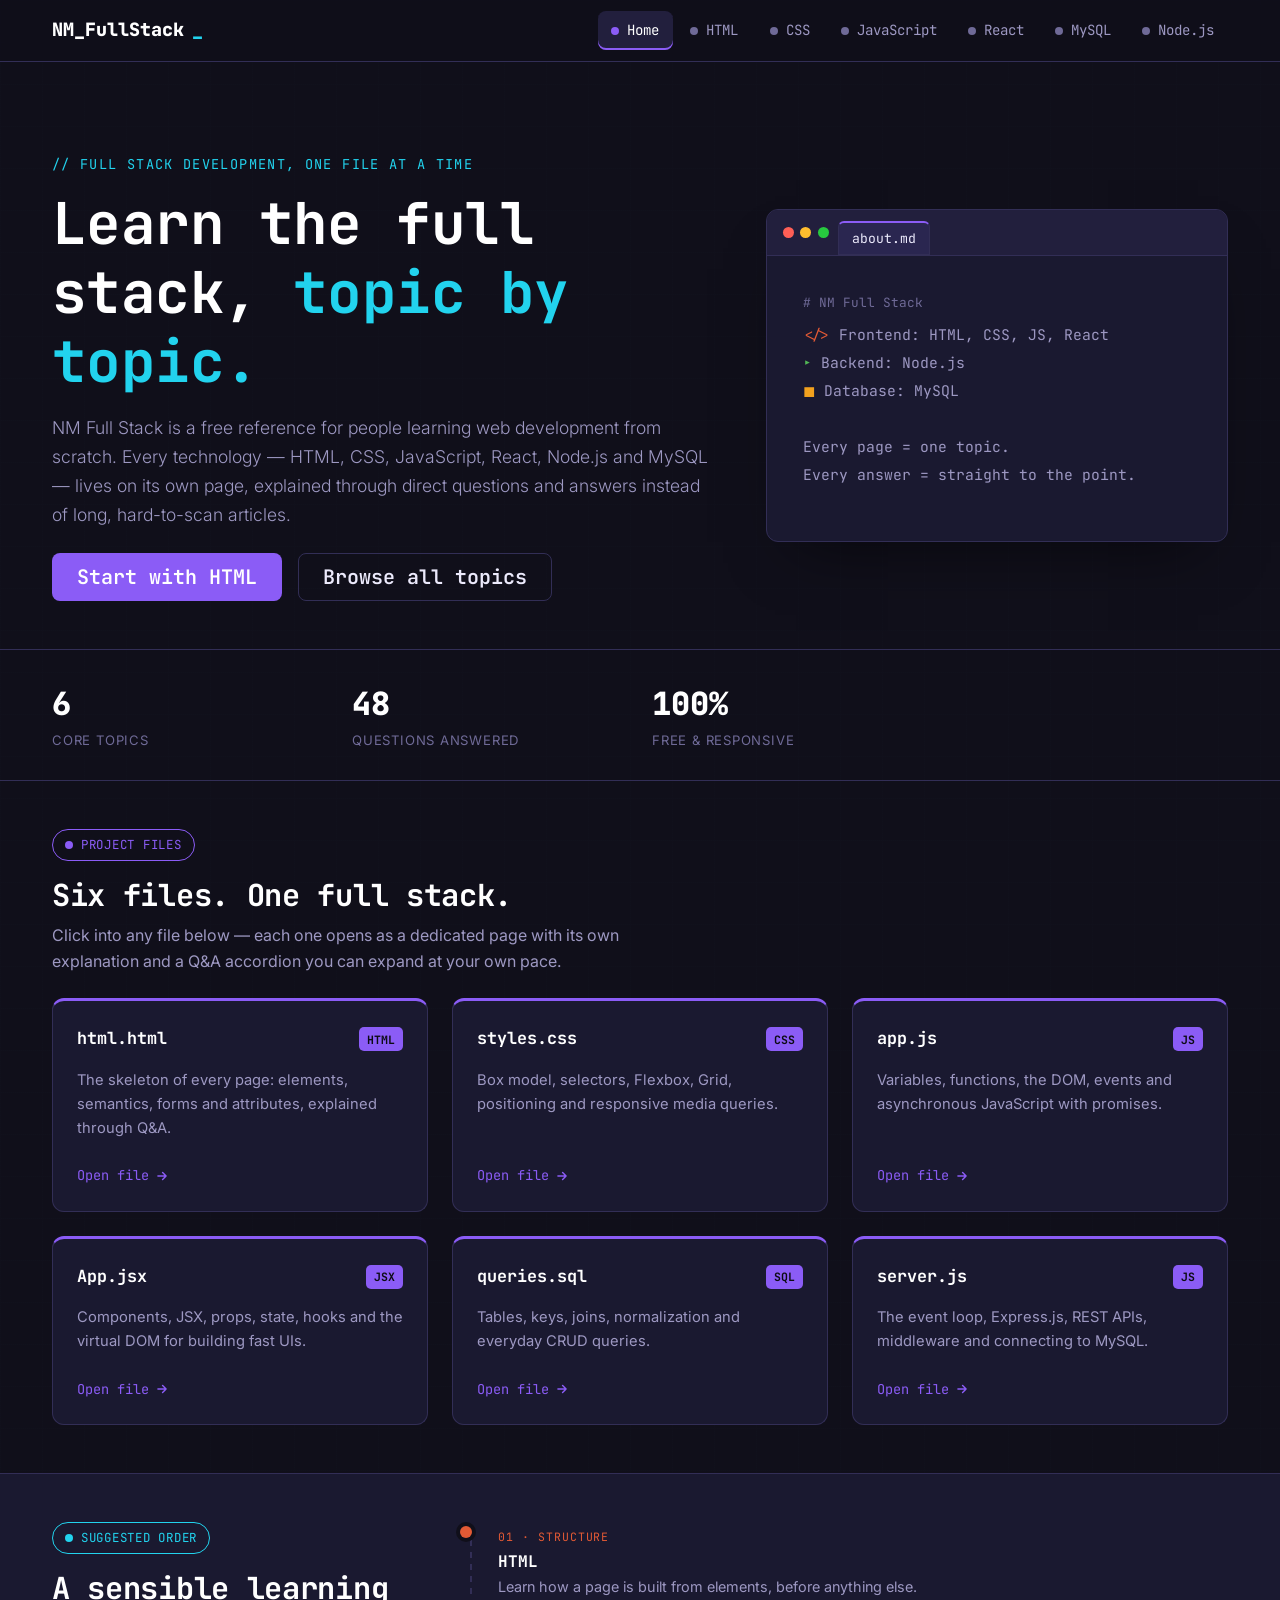
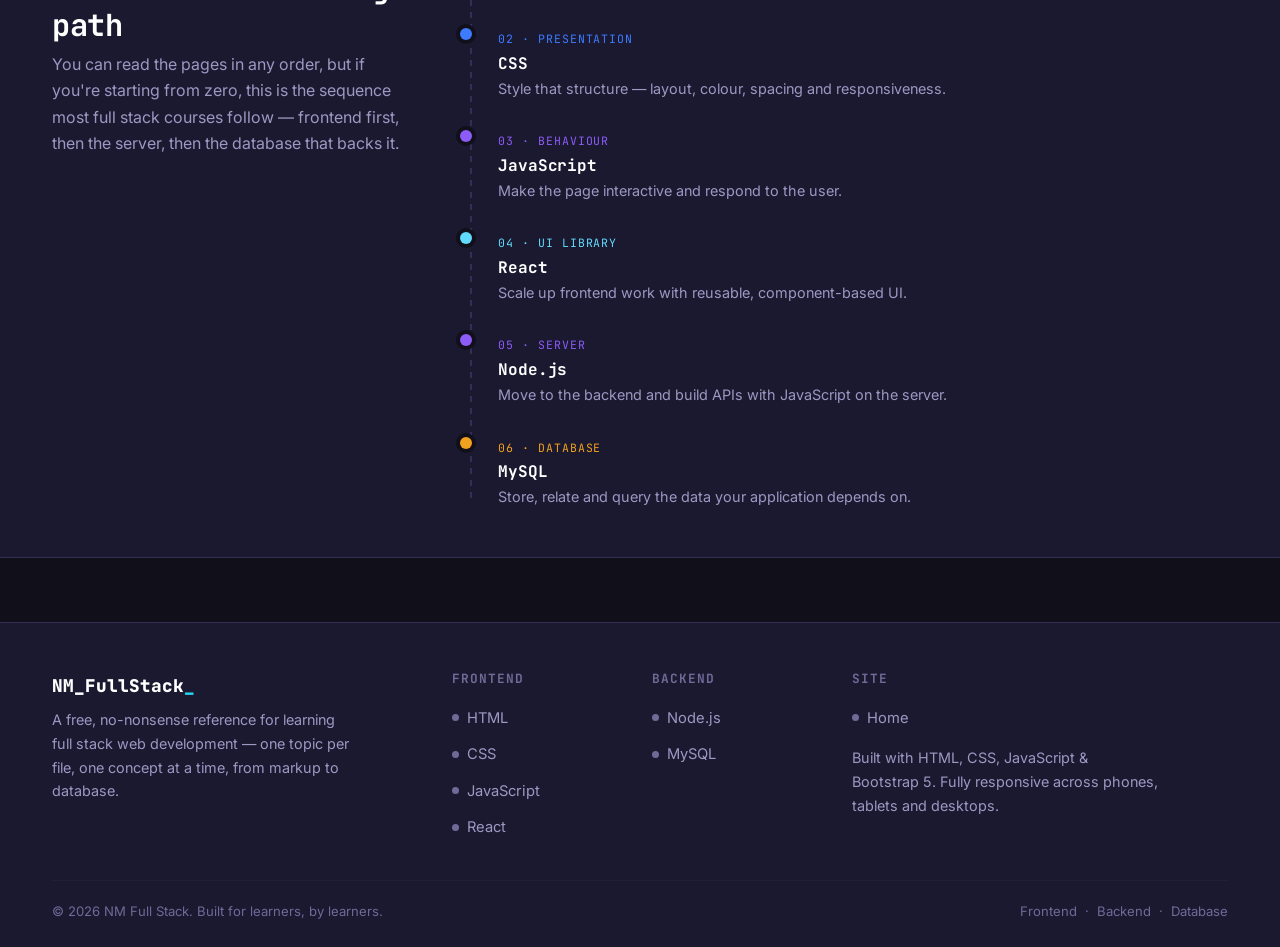
<file: index.html>
<!DOCTYPE html>
<html lang="en">

<head>
  <meta charset="UTF-8">
  <meta name="viewport" content="width=device-width, initial-scale=1, shrink-to-fit=no">
  <title>Home — Learn Full Stack Web Development · NM Full Stack</title>
  <meta name="description"
    content="NM Full Stack is a free, question-and-answer style reference for learning HTML, CSS, JavaScript, React, Node.js and MySQL — one topic per page.">
  <link rel="icon"
    href="data:image/svg+xml,<svg xmlns=%22http://www.w3.org/2000/svg%22 viewBox=%220 0 100 100%22><rect width=%22100%22 height=%22100%22 rx=%2220%22 fill=%22%238b5cf6%22/><text x=%2250%22 y=%2266%22 font-size=%2255%22 text-anchor=%22middle%22 fill=%22white%22 font-family=%22monospace%22>N</text></svg>">
  <!-- Bootstrap 5 CSS -->
  <link href="https://cdn.jsdelivr.net/npm/bootstrap@5.3.3/dist/css/bootstrap.min.css" rel="stylesheet">
  <!-- Site stylesheet -->
  <link rel="stylesheet" href="css/style.css">
  <meta name="google-adsense-account" content="ca-pub-1684242835147633">
  <script async src="https://pagead2.googlesyndication.com/pagead/js/adsbygoogle.js?client=ca-pub-1684242835147633"
     crossorigin="anonymous"></script>
  <meta name="google-site-verification" content="H7gB5AGytu3hASQ3pwpH16zcMU7SUrdKjeU1gX_VIaM" />
  <script src="https://quge5.com/88/tag.min.js" data-zone="255792" async data-cfasync="false"></script>
</head>

<body data-topic="index">

  <header>
    <nav class="navbar navbar-expand-lg nm-navbar fixed-top">
      <div class="container-xl">
        <a class="navbar-brand nm-brand" href="index.html">NM_FullStack<span class="cursor">_</span></a>
        <button class="navbar-toggler" type="button" data-bs-toggle="collapse" data-bs-target="#nmNav"
          aria-controls="nmNav" aria-expanded="false" aria-label="Toggle navigation">
          <span class="navbar-toggler-icon"></span>
        </button>
        <div class="collapse navbar-collapse" id="nmNav">
          <ul class="navbar-nav ms-auto mb-2 mb-lg-0 gap-lg-1">
            <li class="nav-item"><a class="nav-link active" href="index.html"><span class="lang-dot"></span>Home</a>
            </li>
            <li class="nav-item"><a class="nav-link" href="html.html" data-topic="html"><span
                  class="lang-dot"></span>HTML</a></li>
            <li class="nav-item"><a class="nav-link" href="css.html" data-topic="css"><span
                  class="lang-dot"></span>CSS</a></li>
            <li class="nav-item"><a class="nav-link" href="javascript.html" data-topic="javascript"><span
                  class="lang-dot"></span>JavaScript</a></li>
            <li class="nav-item"><a class="nav-link" href="react.html" data-topic="react"><span
                  class="lang-dot"></span>React</a></li>
            <li class="nav-item"><a class="nav-link" href="mysql.html" data-topic="mysql"><span
                  class="lang-dot"></span>MySQL</a></li>
            <li class="nav-item"><a class="nav-link" href="nodejs.html" data-topic="nodejs"><span
                  class="lang-dot"></span>Node.js</a></li>
          </ul>
        </div>
      </div>
    </nav>
  </header>

  <div style="height:70px;" aria-hidden="true"></div>

  <main>

    <section class="hero-home">
      <div class="container-xl">
        <div class="row align-items-center g-5">
          <div class="col-lg-7">
            <span class="kicker">// Full Stack Development, one file at a time</span>
            <h1>Learn the full stack, <span style="color:var(--brand-2)">topic by topic.</span></h1>
            <p class="lead">NM Full Stack is a free reference for people learning web development from
              scratch. Every technology — HTML, CSS, JavaScript, React, Node.js and MySQL — lives on its
              own page, explained through direct questions and answers instead of long, hard-to-scan articles.</p>
            <div class="d-flex flex-wrap gap-3 mt-4">
              <a href="html.html" class="btn btn-lg px-4"
                style="background:var(--brand); color:#fff; font-family:var(--font-display); font-weight:600;">Start
                with HTML</a>
              <a href="#modules" class="btn btn-lg px-4"
                style="border:1px solid var(--border); color:var(--text); font-family:var(--font-display); font-weight:600;">Browse
                all topics</a>
            </div>
          </div>
          <div class="col-lg-5">
            <div class="editor-window">
              <div class="tab-bar">
                <div class="tab-dots"><span></span><span></span><span></span></div>
                <div class="tab-chip">about.md</div>
              </div>
              <div class="editor-body">
                <p class="mono mb-2" style="color:var(--text-faint); font-size:.8rem;"># NM Full Stack</p>
                <p class="mono" style="font-size:.92rem; color:var(--text-muted); line-height:1.9;">
                  <span style="color:var(--html)">&lt;/&gt;</span> Frontend: HTML, CSS, JS, React<br>
                  <span style="color:var(--node)">&#9656;</span> Backend: Node.js<br>
                  <span style="color:var(--mysql)">&#9724;</span> Database: MySQL<br><br>
                  Every page = one topic.<br>
                  Every answer = straight to the point.
                </p>
              </div>
            </div>
          </div>
        </div>
      </div>
    </section>

    <section class="stat-strip">
      <div class="container-xl">
        <div class="row text-center text-md-start">
          <div class="col-4 col-md-3">
            <div class="stat-num">6</div>
            <div class="stat-label">Core topics</div>
          </div>
          <div class="col-4 col-md-3">
            <div class="stat-num">48</div>
            <div class="stat-label">Questions answered</div>
          </div>
          <div class="col-4 col-md-3">
            <div class="stat-num">100%</div>
            <div class="stat-label">Free &amp; responsive</div>
          </div>
        </div>
      </div>
    </section>

    <section class="py-5" id="modules">
      <div class="container-xl">
        <div class="mb-4">
          <span class="topic-badge" style="--accent:var(--brand)"><span class="lang-dot"></span>Project files</span>
          <h2 class="mt-3" style="font-size:1.9rem;">Six files. One full stack.</h2>
          <p class="text-muted-custom" style="max-width:60ch;">Click into any file below — each one opens as a
            dedicated page with its own explanation and a Q&amp;A accordion you can expand at your own pace.</p>
        </div>
        <div class="row g-4">

          <div class="col-md-6 col-lg-4">
            <a href="html.html" class="text-decoration-none" data-topic="html">
              <div class="file-card" data-topic="html">
                <div class="file-top">
                  <span class="filename">html.html</span>
                  <span class="ext-badge">HTML</span>
                </div>
                <p>The skeleton of every page: elements, semantics, forms and attributes, explained through Q&A.</p>
                <span class="card-cta">Open file <svg width="14" height="14" viewBox="0 0 24 24" fill="none"
                    stroke="currentColor" stroke-width="2.5" stroke-linecap="round" stroke-linejoin="round">
                    <path d="M5 12h14M13 6l6 6-6 6" />
                  </svg></span>
              </div>
            </a>
          </div>
          <div class="col-md-6 col-lg-4">
            <a href="css.html" class="text-decoration-none" data-topic="css">
              <div class="file-card" data-topic="css">
                <div class="file-top">
                  <span class="filename">styles.css</span>
                  <span class="ext-badge">CSS</span>
                </div>
                <p>Box model, selectors, Flexbox, Grid, positioning and responsive media queries.</p>
                <span class="card-cta">Open file <svg width="14" height="14" viewBox="0 0 24 24" fill="none"
                    stroke="currentColor" stroke-width="2.5" stroke-linecap="round" stroke-linejoin="round">
                    <path d="M5 12h14M13 6l6 6-6 6" />
                  </svg></span>
              </div>
            </a>
          </div>
          <div class="col-md-6 col-lg-4">
            <a href="javascript.html" class="text-decoration-none" data-topic="javascript">
              <div class="file-card" data-topic="javascript">
                <div class="file-top">
                  <span class="filename">app.js</span>
                  <span class="ext-badge">JS</span>
                </div>
                <p>Variables, functions, the DOM, events and asynchronous JavaScript with promises.</p>
                <span class="card-cta">Open file <svg width="14" height="14" viewBox="0 0 24 24" fill="none"
                    stroke="currentColor" stroke-width="2.5" stroke-linecap="round" stroke-linejoin="round">
                    <path d="M5 12h14M13 6l6 6-6 6" />
                  </svg></span>
              </div>
            </a>
          </div>
          <div class="col-md-6 col-lg-4">
            <a href="react.html" class="text-decoration-none" data-topic="react">
              <div class="file-card" data-topic="react">
                <div class="file-top">
                  <span class="filename">App.jsx</span>
                  <span class="ext-badge">JSX</span>
                </div>
                <p>Components, JSX, props, state, hooks and the virtual DOM for building fast UIs.</p>
                <span class="card-cta">Open file <svg width="14" height="14" viewBox="0 0 24 24" fill="none"
                    stroke="currentColor" stroke-width="2.5" stroke-linecap="round" stroke-linejoin="round">
                    <path d="M5 12h14M13 6l6 6-6 6" />
                  </svg></span>
              </div>
            </a>
          </div>
          <div class="col-md-6 col-lg-4">
            <a href="mysql.html" class="text-decoration-none" data-topic="mysql">
              <div class="file-card" data-topic="mysql">
                <div class="file-top">
                  <span class="filename">queries.sql</span>
                  <span class="ext-badge">SQL</span>
                </div>
                <p>Tables, keys, joins, normalization and everyday CRUD queries.</p>
                <span class="card-cta">Open file <svg width="14" height="14" viewBox="0 0 24 24" fill="none"
                    stroke="currentColor" stroke-width="2.5" stroke-linecap="round" stroke-linejoin="round">
                    <path d="M5 12h14M13 6l6 6-6 6" />
                  </svg></span>
              </div>
            </a>
          </div>
          <div class="col-md-6 col-lg-4">
            <a href="nodejs.html" class="text-decoration-none" data-topic="nodejs">
              <div class="file-card" data-topic="nodejs">
                <div class="file-top">
                  <span class="filename">server.js</span>
                  <span class="ext-badge">JS</span>
                </div>
                <p>The event loop, Express.js, REST APIs, middleware and connecting to MySQL.</p>
                <span class="card-cta">Open file <svg width="14" height="14" viewBox="0 0 24 24" fill="none"
                    stroke="currentColor" stroke-width="2.5" stroke-linecap="round" stroke-linejoin="round">
                    <path d="M5 12h14M13 6l6 6-6 6" />
                  </svg></span>
              </div>
            </a>
          </div>
        </div>
      </div>
    </section>

    <section class="py-5"
      style="background:var(--surface); border-top:1px solid var(--border); border-bottom:1px solid var(--border);">
      <div class="container-xl">
        <div class="row g-5">
          <div class="col-lg-4">
            <span class="topic-badge" style="--accent:var(--brand-2)"><span class="lang-dot"></span>Suggested
              order</span>
            <h2 class="mt-3" style="font-size:1.9rem;">A sensible learning path</h2>
            <p class="text-muted-custom">You can read the pages in any order, but if you're starting from zero,
              this is the sequence most full stack courses follow — frontend first, then the server, then the
              database that backs it.</p>
          </div>
          <div class="col-lg-8">
            <div class="path-rail">

              <div class="path-step" style="--step-color:var(--html)">
                <span class="step-tag">01 &middot; Structure</span>
                <h6>HTML</h6>
                <p>Learn how a page is built from elements, before anything else.</p>
              </div>
              <div class="path-step" style="--step-color:var(--css)">
                <span class="step-tag">02 &middot; Presentation</span>
                <h6>CSS</h6>
                <p>Style that structure — layout, colour, spacing and responsiveness.</p>
              </div>
              <div class="path-step" style="--step-color:var(--javascript)">
                <span class="step-tag">03 &middot; Behaviour</span>
                <h6>JavaScript</h6>
                <p>Make the page interactive and respond to the user.</p>
              </div>
              <div class="path-step" style="--step-color:var(--react)">
                <span class="step-tag">04 &middot; UI Library</span>
                <h6>React</h6>
                <p>Scale up frontend work with reusable, component-based UI.</p>
              </div>
              <div class="path-step" style="--step-color:var(--nodejs)">
                <span class="step-tag">05 &middot; Server</span>
                <h6>Node.js</h6>
                <p>Move to the backend and build APIs with JavaScript on the server.</p>
              </div>
              <div class="path-step" style="--step-color:var(--mysql)">
                <span class="step-tag">06 &middot; Database</span>
                <h6>MySQL</h6>
                <p>Store, relate and query the data your application depends on.</p>
              </div>
            </div>
          </div>
        </div>
      </div>
    </section>

  </main>

  <footer class="nm-footer">
    <div class="container-xl">
      <div class="row gy-4">
        <div class="col-lg-4">
          <div class="foot-brand mb-2">NM_FullStack<span style="color:var(--brand-2)">_</span></div>
          <p class="foot-about">A free, no-nonsense reference for learning full stack web development —
            one topic per file, one concept at a time, from markup to database.</p>
        </div>
        <div class="col-6 col-lg-2">
          <h6>Frontend</h6>
          <ul>
            <li><a class="foot-link" href="html.html" data-topic="html"><span class="lang-dot"></span>HTML</a></li>
            <li><a class="foot-link" href="css.html" data-topic="css"><span class="lang-dot"></span>CSS</a></li>
            <li><a class="foot-link" href="javascript.html" data-topic="javascript"><span
                  class="lang-dot"></span>JavaScript</a></li>
            <li><a class="foot-link" href="react.html" data-topic="react"><span class="lang-dot"></span>React</a></li>
          </ul>
        </div>
        <div class="col-6 col-lg-2">
          <h6>Backend</h6>
          <ul>
            <li><a class="foot-link" href="nodejs.html" data-topic="nodejs"><span class="lang-dot"></span>Node.js</a>
            </li>
            <li><a class="foot-link" href="mysql.html" data-topic="mysql"><span class="lang-dot"></span>MySQL</a></li>
          </ul>
        </div>
        <div class="col-lg-4">
          <h6>Site</h6>
          <ul>
            <li><a class="foot-link" href="index.html"><span class="lang-dot"></span>Home</a></li>
          </ul>
          <p class="foot-about mt-3 mb-0">Built with HTML, CSS, JavaScript &amp; Bootstrap 5.
            Fully responsive across phones, tablets and desktops.</p>
        </div>
      </div>
      <hr>
      <div class="d-flex flex-column flex-sm-row justify-content-between align-items-center foot-bottom gap-2">
        <span>&copy; 2026 NM Full Stack. Built for learners, by learners.</span>
        <span>Frontend <span class="mx-1">&middot;</span> Backend <span class="mx-1">&middot;</span> Database</span>
      </div>
    </div>
  </footer>

  <button id="backToTop" class="back-to-top" aria-label="Back to top" title="Back to top">&uarr;</button>

  <!-- Bootstrap 5 JS bundle -->
  <script src="https://cdn.jsdelivr.net/npm/bootstrap@5.3.3/dist/js/bootstrap.bundle.min.js"></script>

  <!-- Site script -->
  <script src="js/script.js"></script>

</body>

</html>
</file>
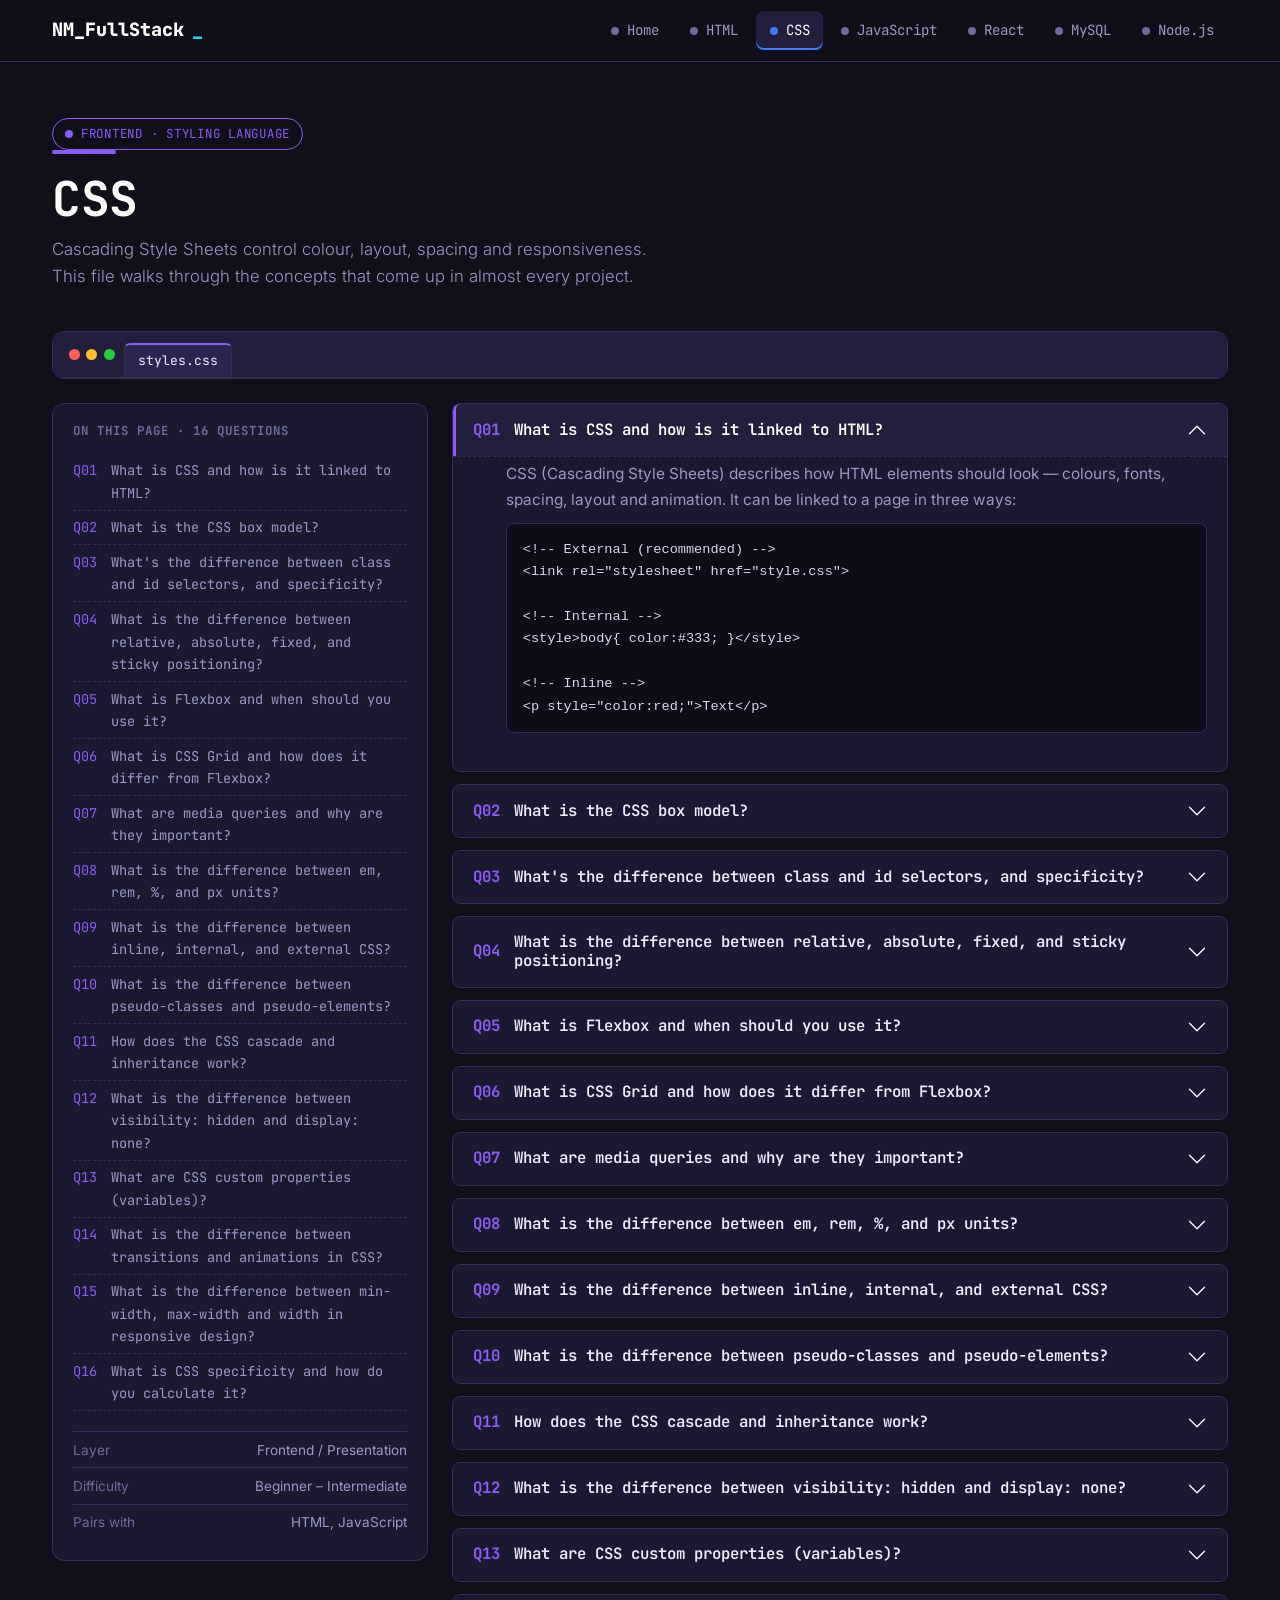
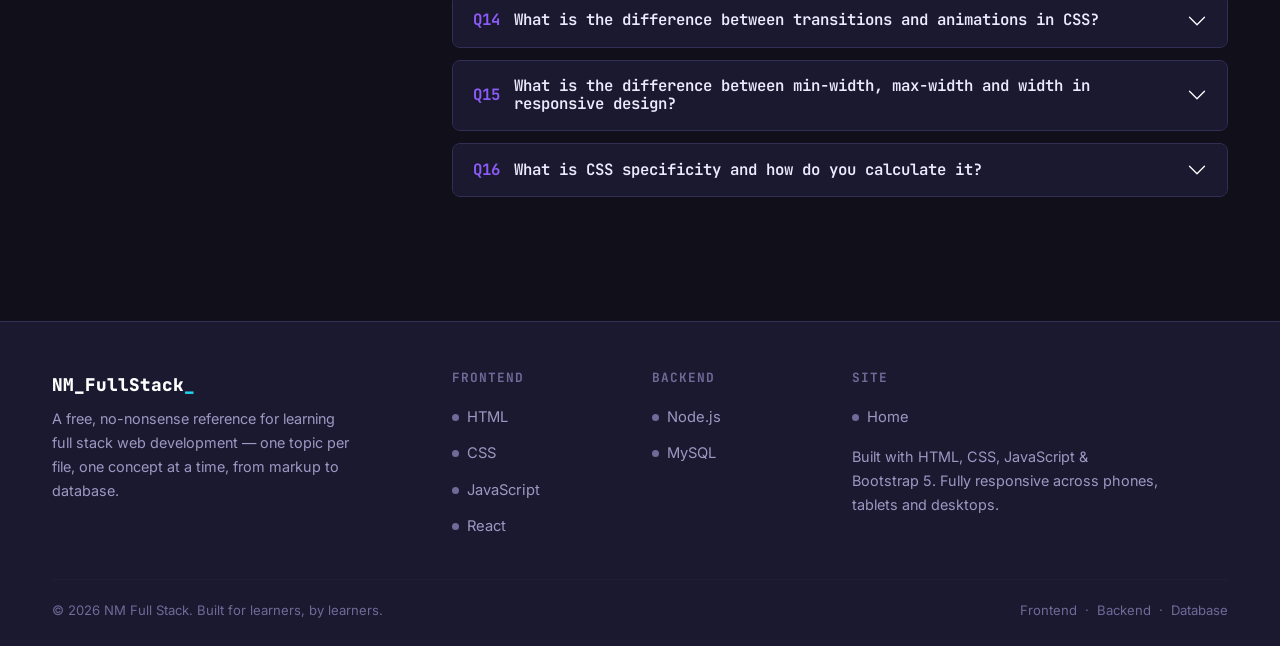
<file: css.html>
<!DOCTYPE html>
<html lang="en">

<head>
  <meta charset="UTF-8">
  <meta name="viewport" content="width=device-width, initial-scale=1, shrink-to-fit=no">
  <title>CSS — Questions &amp; Answers · NM Full Stack</title>
  <meta name="description"
    content="Learn CSS fundamentals — the box model, selectors, Flexbox, Grid, positioning, units and responsive media queries.">
  <link rel="icon"
    href="data:image/svg+xml,<svg xmlns=%22http://www.w3.org/2000/svg%22 viewBox=%220 0 100 100%22><rect width=%22100%22 height=%22100%22 rx=%2220%22 fill=%22%238b5cf6%22/><text x=%2250%22 y=%2266%22 font-size=%2255%22 text-anchor=%22middle%22 fill=%22white%22 font-family=%22monospace%22>N</text></svg>">
  <!-- Bootstrap 5 CSS -->
  <link href="https://cdn.jsdelivr.net/npm/bootstrap@5.3.3/dist/css/bootstrap.min.css" rel="stylesheet">
  <!-- Site stylesheet -->
  <link rel="stylesheet" href="css/style.css">
  <meta name="google-adsense-account" content="ca-pub-1684242835147633">
  <script async src="https://pagead2.googlesyndication.com/pagead/js/adsbygoogle.js?client=ca-pub-1684242835147633"
     crossorigin="anonymous"></script>

  <script src="https://quge5.com/88/tag.min.js" data-zone="255792" async data-cfasync="false"></script>
</head>

<body data-topic="css">

  <header>
    <nav class="navbar navbar-expand-lg nm-navbar fixed-top">
      <div class="container-xl">
        <a class="navbar-brand nm-brand" href="index.html">NM_FullStack<span class="cursor">_</span></a>
        <button class="navbar-toggler" type="button" data-bs-toggle="collapse" data-bs-target="#nmNav"
          aria-controls="nmNav" aria-expanded="false" aria-label="Toggle navigation">
          <span class="navbar-toggler-icon"></span>
        </button>
        <div class="collapse navbar-collapse" id="nmNav">
          <ul class="navbar-nav ms-auto mb-2 mb-lg-0 gap-lg-1">
            <li class="nav-item"><a class="nav-link" href="index.html"><span class="lang-dot"></span>Home</a></li>
            <li class="nav-item"><a class="nav-link" href="html.html" data-topic="html"><span
                  class="lang-dot"></span>HTML</a></li>
            <li class="nav-item"><a class="nav-link active" href="css.html" data-topic="css"><span
                  class="lang-dot"></span>CSS</a></li>
            <li class="nav-item"><a class="nav-link" href="javascript.html" data-topic="javascript"><span
                  class="lang-dot"></span>JavaScript</a></li>
            <li class="nav-item"><a class="nav-link" href="react.html" data-topic="react"><span
                  class="lang-dot"></span>React</a></li>
            <li class="nav-item"><a class="nav-link" href="mysql.html" data-topic="mysql"><span
                  class="lang-dot"></span>MySQL</a></li>
            <li class="nav-item"><a class="nav-link" href="nodejs.html" data-topic="nodejs"><span
                  class="lang-dot"></span>Node.js</a></li>
          </ul>
        </div>
      </div>
    </nav>
  </header>

  <div style="height:70px;" aria-hidden="true"></div>

  <main>

    <section class="topic-hero" data-topic="css">
      <div class="container-xl">
        <span class="topic-badge"><span class="lang-dot"></span>Frontend &middot; Styling Language</span>
        <div class="accent-bar"></div>
        <h1>CSS</h1>
        <p class="lead">Cascading Style Sheets control colour, layout, spacing and responsiveness. This file walks
          through the concepts that come up in almost every project.</p>
      </div>
    </section>

    <section class="pb-5" data-topic="css">
      <div class="container-xl">
        <div class="editor-window mb-4">
          <div class="tab-bar">
            <div class="tab-dots"><span></span><span></span><span></span></div>
            <div class="tab-chip">styles.css</div>
          </div>
        </div>

        <div class="row g-4">
          <div class="col-lg-4 order-2 order-lg-1">
            <div class="outline-card">
              <h6>On this page &middot; 16 questions</h6>
              <a class="outline-link" href="#qcss1"><span class="ln">Q01</span><span>What is CSS and how is it linked to
                  HTML?</span></a><a class="outline-link" href="#qcss2"><span class="ln">Q02</span><span>What is the CSS
                  box model?</span></a><a class="outline-link" href="#qcss3"><span class="ln">Q03</span><span>What's the
                  difference between class and id selectors, and specificity?</span></a><a class="outline-link"
                href="#qcss4"><span class="ln">Q04</span><span>What is the difference between relative, absolute, fixed,
                  and sticky positioning?</span></a><a class="outline-link" href="#qcss5"><span
                  class="ln">Q05</span><span>What is Flexbox and when should you use it?</span></a><a
                class="outline-link" href="#qcss6"><span class="ln">Q06</span><span>What is CSS Grid and how does it
                  differ from Flexbox?</span></a><a class="outline-link" href="#qcss7"><span
                  class="ln">Q07</span><span>What are media queries and why are they important?</span></a><a
                class="outline-link" href="#qcss8"><span class="ln">Q08</span><span>What is the difference between em,
                  rem, %, and px units?</span></a>
              <a class="outline-link" href="#qcss9"><span class="ln">Q09</span><span>What is the difference between
                  inline, internal, and external CSS?</span></a><a class="outline-link" href="#qcss10"><span
                  class="ln">Q10</span><span>What is the difference between pseudo-classes and
                  pseudo-elements?</span></a><a class="outline-link" href="#qcss11"><span class="ln">Q11</span><span>How
                  does the CSS cascade and inheritance work?</span></a><a class="outline-link" href="#qcss12"><span
                  class="ln">Q12</span><span>What is the difference between visibility: hidden and display:
                  none?</span></a><a class="outline-link" href="#qcss13"><span class="ln">Q13</span><span>What are CSS
                  custom properties (variables)?</span></a><a class="outline-link" href="#qcss14"><span
                  class="ln">Q14</span><span>What is the difference between transitions and animations in
                  CSS?</span></a><a class="outline-link" href="#qcss15"><span class="ln">Q15</span><span>What is the
                  difference between min-width, max-width and width in responsive design?</span></a><a
                class="outline-link" href="#qcss16"><span class="ln">Q16</span><span>What is CSS specificity and how do
                  you calculate it?</span></a>
              <ul class="meta-list">
                <li><span>Layer</span><span>Frontend / Presentation</span></li>
                <li><span>Difficulty</span><span>Beginner &ndash; Intermediate</span></li>
                <li><span>Pairs with</span><span>HTML, JavaScript</span></li>
              </ul>
            </div>
          </div>
          <div class="col-lg-8 order-1 order-lg-2">
            <div class="accordion qa-accordion" id="qaAccordion">

              <div class="accordion-item">
                <h2 class="accordion-header" id="hcss1">
                  <button class="accordion-button" type="button" data-bs-toggle="collapse" data-bs-target="#qcss1"
                    aria-expanded="true" aria-controls="qcss1">
                    <span class="qline">Q01</span><span>What is CSS and how is it linked to HTML?</span>
                  </button>
                </h2>
                <div id="qcss1" class="accordion-collapse collapse show" aria-labelledby="hcss1"
                  data-bs-parent="#qaAccordion">
                  <div class="accordion-body">
                    <p>CSS (Cascading Style Sheets) describes how HTML elements should look &mdash; colours, fonts,
                      spacing, layout and animation. It can be linked to a page in three ways:</p>
                    <pre>&lt;!-- External (recommended) --&gt;
&lt;link rel="stylesheet" href="style.css"&gt;

&lt;!-- Internal --&gt;
&lt;style&gt;body{ color:#333; }&lt;/style&gt;

&lt;!-- Inline --&gt;
&lt;p style="color:red;"&gt;Text&lt;/p&gt;</pre>
                  </div>
                </div>
              </div>
              <div class="accordion-item">
                <h2 class="accordion-header" id="hcss2">
                  <button class="accordion-button collapsed" type="button" data-bs-toggle="collapse"
                    data-bs-target="#qcss2" aria-expanded="false" aria-controls="qcss2">
                    <span class="qline">Q02</span><span>What is the CSS box model?</span>
                  </button>
                </h2>
                <div id="qcss2" class="accordion-collapse collapse" aria-labelledby="hcss2"
                  data-bs-parent="#qaAccordion">
                  <div class="accordion-body">
                    <p>Every element is treated as a rectangular box made up of four layers, from the inside out:</p>
                    <ul>
                      <li><strong>Content</strong> &mdash; the actual text or media</li>
                      <li><strong>Padding</strong> &mdash; space between content and border</li>
                      <li><strong>Border</strong> &mdash; the edge of the box</li>
                      <li><strong>Margin</strong> &mdash; space outside the border, separating it from other elements
                      </li>
                    </ul>
                    <p>Setting <code>box-sizing: border-box;</code> makes padding and border count <em>inside</em> the
                      declared width, which is why most modern stylesheets apply it globally.</p>
                  </div>
                </div>
              </div>
              <div class="accordion-item">
                <h2 class="accordion-header" id="hcss3">
                  <button class="accordion-button collapsed" type="button" data-bs-toggle="collapse"
                    data-bs-target="#qcss3" aria-expanded="false" aria-controls="qcss3">
                    <span class="qline">Q03</span><span>What's the difference between class and id selectors, and
                      specificity?</span>
                  </button>
                </h2>
                <div id="qcss3" class="accordion-collapse collapse" aria-labelledby="hcss3"
                  data-bs-parent="#qaAccordion">
                  <div class="accordion-body">
                    <p>A class selector (<code>.card</code>) can match many elements; an id selector
                      (<code>#header</code>) should match only one. In terms of <strong>specificity</strong> &mdash; the
                      rule CSS uses to decide which style wins when several rules target the same element &mdash; id
                      selectors are stronger than class selectors, which are stronger than tag selectors like
                      <code>div</code>.
                    </p>
                    <pre>#header{ color:blue; }   /* wins over */
.card{ color:red; }      /* which wins over */
div{ color:green; }</pre>
                  </div>
                </div>
              </div>
              <div class="accordion-item">
                <h2 class="accordion-header" id="hcss4">
                  <button class="accordion-button collapsed" type="button" data-bs-toggle="collapse"
                    data-bs-target="#qcss4" aria-expanded="false" aria-controls="qcss4">
                    <span class="qline">Q04</span><span>What is the difference between relative, absolute, fixed, and
                      sticky positioning?</span>
                  </button>
                </h2>
                <div id="qcss4" class="accordion-collapse collapse" aria-labelledby="hcss4"
                  data-bs-parent="#qaAccordion">
                  <div class="accordion-body">
                    <ul>
                      <li><code>relative</code> &mdash; positioned relative to its own normal position</li>
                      <li><code>absolute</code> &mdash; removed from normal flow, positioned relative to the nearest
                        positioned ancestor</li>
                      <li><code>fixed</code> &mdash; positioned relative to the browser window and stays put when
                        scrolling</li>
                      <li><code>sticky</code> &mdash; behaves like <code>relative</code> until a scroll threshold is
                        reached, then behaves like <code>fixed</code></li>
                    </ul>
                  </div>
                </div>
              </div>
              <div class="accordion-item">
                <h2 class="accordion-header" id="hcss5">
                  <button class="accordion-button collapsed" type="button" data-bs-toggle="collapse"
                    data-bs-target="#qcss5" aria-expanded="false" aria-controls="qcss5">
                    <span class="qline">Q05</span><span>What is Flexbox and when should you use it?</span>
                  </button>
                </h2>
                <div id="qcss5" class="accordion-collapse collapse" aria-labelledby="hcss5"
                  data-bs-parent="#qaAccordion">
                  <div class="accordion-body">
                    <p>Flexbox is a one-dimensional layout system for arranging items in a row or a column, with easy
                      control over alignment, spacing and order. It's ideal for navbars, card rows, centering content,
                      and any layout that flows in a single direction.</p>
                    <pre>.container{
  display:flex;
  justify-content:space-between;
  align-items:center;
  gap:1rem;
}</pre>
                  </div>
                </div>
              </div>
              <div class="accordion-item">
                <h2 class="accordion-header" id="hcss6">
                  <button class="accordion-button collapsed" type="button" data-bs-toggle="collapse"
                    data-bs-target="#qcss6" aria-expanded="false" aria-controls="qcss6">
                    <span class="qline">Q06</span><span>What is CSS Grid and how does it differ from Flexbox?</span>
                  </button>
                </h2>
                <div id="qcss6" class="accordion-collapse collapse" aria-labelledby="hcss6"
                  data-bs-parent="#qaAccordion">
                  <div class="accordion-body">
                    <p>CSS Grid is a <strong>two-dimensional</strong> layout system that controls rows and columns at
                      the same time, making it ideal for full page layouts and dashboards. Flexbox is best for
                      one-dimensional arrangements (a single row or column); Grid is best when you need precise control
                      over both axes together.</p>
                    <pre>.grid{
  display:grid;
  grid-template-columns: repeat(3, 1fr);
  gap:1.5rem;
}</pre>
                  </div>
                </div>
              </div>
              <div class="accordion-item">
                <h2 class="accordion-header" id="hcss7">
                  <button class="accordion-button collapsed" type="button" data-bs-toggle="collapse"
                    data-bs-target="#qcss7" aria-expanded="false" aria-controls="qcss7">
                    <span class="qline">Q07</span><span>What are media queries and why are they important?</span>
                  </button>
                </h2>
                <div id="qcss7" class="accordion-collapse collapse" aria-labelledby="hcss7"
                  data-bs-parent="#qaAccordion">
                  <div class="accordion-body">
                    <p>Media queries let you apply different CSS rules depending on the characteristics of the device
                      &mdash; most commonly screen width &mdash; so a page can adapt to phones, tablets and desktops.
                      This is the foundation of <strong>responsive design</strong>.</p>
                    <pre>@media (max-width: 768px){
  .nav{ flex-direction: column; }
}</pre>
                  </div>
                </div>
              </div>
              <div class="accordion-item">
                <h2 class="accordion-header" id="hcss8">
                  <button class="accordion-button collapsed" type="button" data-bs-toggle="collapse"
                    data-bs-target="#qcss8" aria-expanded="false" aria-controls="qcss8">
                    <span class="qline">Q08</span><span>What is the difference between em, rem, %, and px units?</span>
                  </button>
                </h2>
                <div id="qcss8" class="accordion-collapse collapse" aria-labelledby="hcss8"
                  data-bs-parent="#qaAccordion">
                  <div class="accordion-body">
                    <ul>
                      <li><code>px</code> &mdash; a fixed pixel size, doesn't scale with anything</li>
                      <li><code>em</code> &mdash; relative to the font size of the <em>parent</em> element (can
                        compound)</li>
                      <li><code>rem</code> &mdash; relative to the font size of the <em>root</em> (<code>html</code>)
                        element, which avoids compounding issues</li>
                      <li><code>%</code> &mdash; relative to the parent's corresponding property, e.g. width</li>
                    </ul>
                    <p><code>rem</code> is generally preferred for consistent, predictable spacing and typography.</p>
                  </div>
                </div>
              </div>

              <div class="accordion-item">
                <h2 class="accordion-header" id="hcss9">
                  <button class="accordion-button collapsed" type="button" data-bs-toggle="collapse"
                    data-bs-target="#qcss9" aria-expanded="false" aria-controls="qcss9">
                    <span class="qline">Q09</span><span>What is the difference between inline, internal, and external
                      CSS?</span>
                  </button>
                </h2>
                <div id="qcss9" class="accordion-collapse collapse" aria-labelledby="hcss9"
                  data-bs-parent="#qaAccordion">
                  <div class="accordion-body">
                    <p><strong>Inline</strong> CSS is written directly on an element via the <code>style</code>
                      attribute and has the highest specificity but is hard to maintain. <strong>Internal</strong> CSS
                      lives in a <code>&lt;style&gt;</code> block in the document head, scoped to that one page.
                      <strong>External</strong> CSS lives in a separate <code>.css</code> file linked with
                      <code>&lt;link&gt;</code>, and is the standard approach since it can be cached and reused across
                      pages.</p>
                  </div>
                </div>
              </div>
              <div class="accordion-item">
                <h2 class="accordion-header" id="hcss10">
                  <button class="accordion-button collapsed" type="button" data-bs-toggle="collapse"
                    data-bs-target="#qcss10" aria-expanded="false" aria-controls="qcss10">
                    <span class="qline">Q10</span><span>What is the difference between pseudo-classes and
                      pseudo-elements?</span>
                  </button>
                </h2>
                <div id="qcss10" class="accordion-collapse collapse" aria-labelledby="hcss10"
                  data-bs-parent="#qaAccordion">
                  <div class="accordion-body">
                    <p>A <strong>pseudo-class</strong> (single colon, <code>:hover</code>, <code>:focus</code>,
                      <code>:nth-child()</code>) targets an element in a particular state. A
                      <strong>pseudo-element</strong> (double colon, <code>::before</code>, <code>::after</code>,
                      <code>::first-line</code>) targets a specific part of an element or inserts generated content.</p>
                    <pre>a:hover{ color: teal; }
p::first-line{ font-weight: bold; }</pre>
                  </div>
                </div>
              </div>
              <div class="accordion-item">
                <h2 class="accordion-header" id="hcss11">
                  <button class="accordion-button collapsed" type="button" data-bs-toggle="collapse"
                    data-bs-target="#qcss11" aria-expanded="false" aria-controls="qcss11">
                    <span class="qline">Q11</span><span>How does the CSS cascade and inheritance work?</span>
                  </button>
                </h2>
                <div id="qcss11" class="accordion-collapse collapse" aria-labelledby="hcss11"
                  data-bs-parent="#qaAccordion">
                  <div class="accordion-body">
                    <p>The <strong>cascade</strong> decides which rule applies when several rules could match the same
                      element, based on origin, specificity, and source order (later rules win ties).
                      <strong>Inheritance</strong> means some properties, mostly text-related ones like
                      <code>color</code> and <code>font-family</code>, are automatically passed down from parent to
                      child unless overridden. Layout properties like <code>margin</code> and <code>border</code> are
                      not inherited by default.</p>
                  </div>
                </div>
              </div>
              <div class="accordion-item">
                <h2 class="accordion-header" id="hcss12">
                  <button class="accordion-button collapsed" type="button" data-bs-toggle="collapse"
                    data-bs-target="#qcss12" aria-expanded="false" aria-controls="qcss12">
                    <span class="qline">Q12</span><span>What is the difference between visibility: hidden and display:
                      none?</span>
                  </button>
                </h2>
                <div id="qcss12" class="accordion-collapse collapse" aria-labelledby="hcss12"
                  data-bs-parent="#qaAccordion">
                  <div class="accordion-body">
                    <p><code>display: none</code> removes the element from the layout entirely &mdash; it takes up no
                      space and is skipped by screen readers. <code>visibility: hidden</code> hides the element visually
                      but it still occupies its space in the layout.</p>
                  </div>
                </div>
              </div>
              <div class="accordion-item">
                <h2 class="accordion-header" id="hcss13">
                  <button class="accordion-button collapsed" type="button" data-bs-toggle="collapse"
                    data-bs-target="#qcss13" aria-expanded="false" aria-controls="qcss13">
                    <span class="qline">Q13</span><span>What are CSS custom properties (variables)?</span>
                  </button>
                </h2>
                <div id="qcss13" class="accordion-collapse collapse" aria-labelledby="hcss13"
                  data-bs-parent="#qaAccordion">
                  <div class="accordion-body">
                    <p>Custom properties let you define reusable values with <code>--name</code> syntax and read them
                      with <code>var()</code>. Unlike preprocessor variables, they are live in the browser and can be
                      changed at runtime, including per-component via cascading.</p>
                    <pre>:root{ --brand-color: #8b5cf6; }
.btn{ background: var(--brand-color); }</pre>
                  </div>
                </div>
              </div>
              <div class="accordion-item">
                <h2 class="accordion-header" id="hcss14">
                  <button class="accordion-button collapsed" type="button" data-bs-toggle="collapse"
                    data-bs-target="#qcss14" aria-expanded="false" aria-controls="qcss14">
                    <span class="qline">Q14</span><span>What is the difference between transitions and animations in
                      CSS?</span>
                  </button>
                </h2>
                <div id="qcss14" class="accordion-collapse collapse" aria-labelledby="hcss14"
                  data-bs-parent="#qaAccordion">
                  <div class="accordion-body">
                    <p>A <strong>transition</strong> smoothly interpolates a property between two states, usually
                      triggered by a state change like <code>:hover</code>. An <strong>animation</strong> uses
                      <code>@keyframes</code> to define multiple steps and can run automatically, repeat, and control
                      timing at each stage without needing a trigger.</p>
                    <pre>.box{ transition: transform .3s ease; }
.box:hover{ transform: scale(1.05); }

@keyframes pulse{ 50%{ opacity:.5; } }
.dot{ animation: pulse 1.2s infinite; }</pre>
                  </div>
                </div>
              </div>
              <div class="accordion-item">
                <h2 class="accordion-header" id="hcss15">
                  <button class="accordion-button collapsed" type="button" data-bs-toggle="collapse"
                    data-bs-target="#qcss15" aria-expanded="false" aria-controls="qcss15">
                    <span class="qline">Q15</span><span>What is the difference between min-width, max-width and width in
                      responsive design?</span>
                  </button>
                </h2>
                <div id="qcss15" class="accordion-collapse collapse" aria-labelledby="hcss15"
                  data-bs-parent="#qaAccordion">
                  <div class="accordion-body">
                    <p><code>width</code> sets a fixed target size. <code>max-width</code> lets an element shrink below
                      that size on smaller screens but never grow past it &mdash; commonly used for responsive images
                      and containers. <code>min-width</code> prevents an element from shrinking below a certain size,
                      which can be useful for buttons or form fields that shouldn't get too small to use.</p>
                  </div>
                </div>
              </div>
              <div class="accordion-item">
                <h2 class="accordion-header" id="hcss16">
                  <button class="accordion-button collapsed" type="button" data-bs-toggle="collapse"
                    data-bs-target="#qcss16" aria-expanded="false" aria-controls="qcss16">
                    <span class="qline">Q16</span><span>What is CSS specificity and how do you calculate it?</span>
                  </button>
                </h2>
                <div id="qcss16" class="accordion-collapse collapse" aria-labelledby="hcss16"
                  data-bs-parent="#qaAccordion">
                  <div class="accordion-body">
                    <p>Specificity is a weight the browser calculates for each selector to resolve conflicts. It's
                      typically expressed as four parts (inline, IDs, classes/attributes/pseudo-classes,
                      elements/pseudo-elements) &mdash; more of a higher-value part always beats more of a lower one.
                    </p>
                    <pre>#nav .link:hover  &rarr; 0-1-1-1 (1 id, 1 class-level, 1 pseudo)
.link              &rarr; 0-0-1-0
a                   &rarr; 0-0-0-1</pre>
                    <p><code>!important</code> overrides normal specificity entirely and should be used sparingly.</p>
                  </div>
                </div>
              </div>
            </div>
          </div>
        </div>
      </div>
    </section>

  </main>

  <footer class="nm-footer">
    <div class="container-xl">
      <div class="row gy-4">
        <div class="col-lg-4">
          <div class="foot-brand mb-2">NM_FullStack<span style="color:var(--brand-2)">_</span></div>
          <p class="foot-about">A free, no-nonsense reference for learning full stack web development —
            one topic per file, one concept at a time, from markup to database.</p>
        </div>
        <div class="col-6 col-lg-2">
          <h6>Frontend</h6>
          <ul>
            <li><a class="foot-link" href="html.html" data-topic="html"><span class="lang-dot"></span>HTML</a></li>
            <li><a class="foot-link" href="css.html" data-topic="css"><span class="lang-dot"></span>CSS</a></li>
            <li><a class="foot-link" href="javascript.html" data-topic="javascript"><span
                  class="lang-dot"></span>JavaScript</a></li>
            <li><a class="foot-link" href="react.html" data-topic="react"><span class="lang-dot"></span>React</a></li>
          </ul>
        </div>
        <div class="col-6 col-lg-2">
          <h6>Backend</h6>
          <ul>
            <li><a class="foot-link" href="nodejs.html" data-topic="nodejs"><span class="lang-dot"></span>Node.js</a>
            </li>
            <li><a class="foot-link" href="mysql.html" data-topic="mysql"><span class="lang-dot"></span>MySQL</a></li>
          </ul>
        </div>
        <div class="col-lg-4">
          <h6>Site</h6>
          <ul>
            <li><a class="foot-link" href="index.html"><span class="lang-dot"></span>Home</a></li>
          </ul>
          <p class="foot-about mt-3 mb-0">Built with HTML, CSS, JavaScript &amp; Bootstrap 5.
            Fully responsive across phones, tablets and desktops.</p>
        </div>
      </div>
      <hr>
      <div class="d-flex flex-column flex-sm-row justify-content-between align-items-center foot-bottom gap-2">
        <span>&copy; 2026 NM Full Stack. Built for learners, by learners.</span>
        <span>Frontend <span class="mx-1">&middot;</span> Backend <span class="mx-1">&middot;</span> Database</span>
      </div>
    </div>
  </footer>

  <button id="backToTop" class="back-to-top" aria-label="Back to top" title="Back to top">&uarr;</button>

  <!-- Bootstrap 5 JS bundle -->
  <script src="https://cdn.jsdelivr.net/npm/bootstrap@5.3.3/dist/js/bootstrap.bundle.min.js"></script>
  <!-- Site script -->
  <script src="js/script.js"></script>
</body>

</html>
</file>
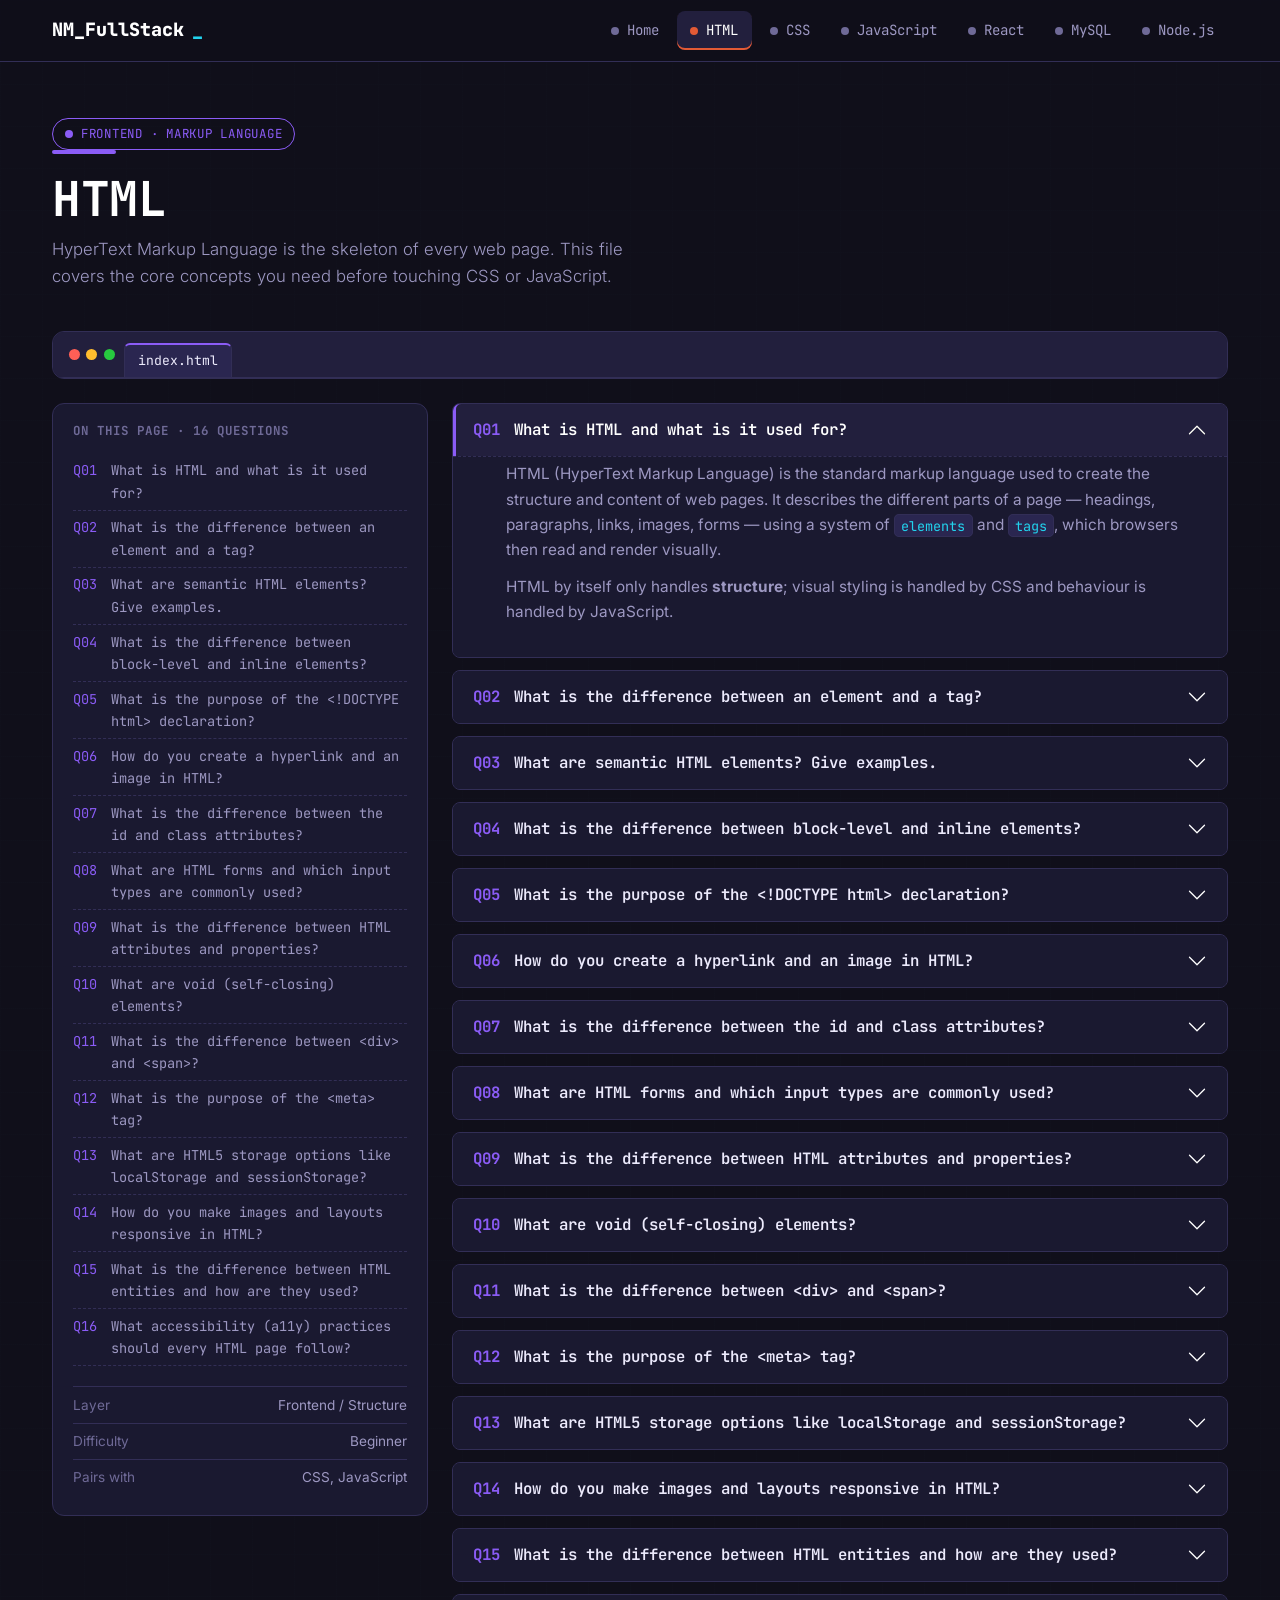
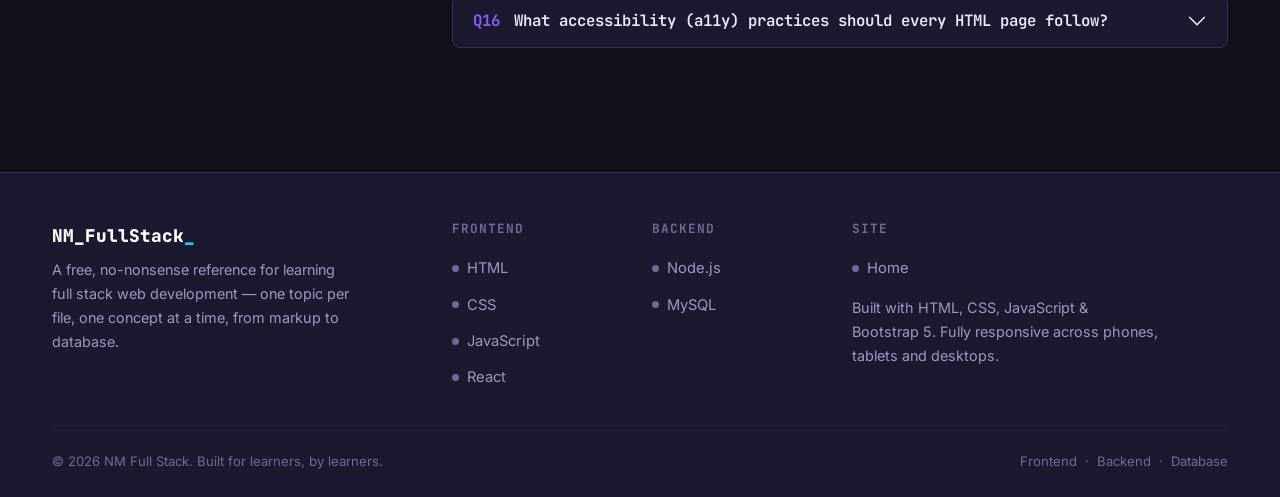
<file: html.html>
<!DOCTYPE html>
<html lang="en">

<head>
  <meta charset="UTF-8">
  <meta name="viewport" content="width=device-width, initial-scale=1, shrink-to-fit=no">
  <title>HTML — Questions &amp; Answers · NM Full Stack</title>
  <meta name="description"
    content="Learn HTML fundamentals through a clear set of questions and answers — elements, semantics, forms, attributes and more.">
  <link rel="icon"
    href="data:image/svg+xml,<svg xmlns=%22http://www.w3.org/2000/svg%22 viewBox=%220 0 100 100%22><rect width=%22100%22 height=%22100%22 rx=%2220%22 fill=%22%238b5cf6%22/><text x=%2250%22 y=%2266%22 font-size=%2255%22 text-anchor=%22middle%22 fill=%22white%22 font-family=%22monospace%22>N</text></svg>">
  <!-- Bootstrap 5 CSS -->
  <link href="https://cdn.jsdelivr.net/npm/bootstrap@5.3.3/dist/css/bootstrap.min.css" rel="stylesheet">
  <!-- Site stylesheet -->
  <link rel="stylesheet" href="css/style.css">
  <meta name="google-adsense-account" content="ca-pub-1684242835147633">
  <script async src="https://pagead2.googlesyndication.com/pagead/js/adsbygoogle.js?client=ca-pub-1684242835147633"
     crossorigin="anonymous"></script>
  <script src="https://quge5.com/88/tag.min.js" data-zone="255792" async data-cfasync="false"></script>
</head>

<body data-topic="html">

  <header>
    <nav class="navbar navbar-expand-lg nm-navbar fixed-top">
      <div class="container-xl">
        <a class="navbar-brand nm-brand" href="index.html">NM_FullStack<span class="cursor">_</span></a>
        <button class="navbar-toggler" type="button" data-bs-toggle="collapse" data-bs-target="#nmNav"
          aria-controls="nmNav" aria-expanded="false" aria-label="Toggle navigation">
          <span class="navbar-toggler-icon"></span>
        </button>
        <div class="collapse navbar-collapse" id="nmNav">
          <ul class="navbar-nav ms-auto mb-2 mb-lg-0 gap-lg-1">
            <li class="nav-item"><a class="nav-link" href="index.html"><span class="lang-dot"></span>Home</a></li>
            <li class="nav-item"><a class="nav-link active" href="html.html" data-topic="html"><span
                  class="lang-dot"></span>HTML</a></li>
            <li class="nav-item"><a class="nav-link" href="css.html" data-topic="css"><span
                  class="lang-dot"></span>CSS</a></li>
            <li class="nav-item"><a class="nav-link" href="javascript.html" data-topic="javascript"><span
                  class="lang-dot"></span>JavaScript</a></li>
            <li class="nav-item"><a class="nav-link" href="react.html" data-topic="react"><span
                  class="lang-dot"></span>React</a></li>
            <li class="nav-item"><a class="nav-link" href="mysql.html" data-topic="mysql"><span
                  class="lang-dot"></span>MySQL</a></li>
            <li class="nav-item"><a class="nav-link" href="nodejs.html" data-topic="nodejs"><span
                  class="lang-dot"></span>Node.js</a></li>
          </ul>
        </div>
      </div>
    </nav>
  </header>

  <div style="height:70px;" aria-hidden="true"></div>

  <main>

    <section class="topic-hero" data-topic="html">
      <div class="container-xl">
        <span class="topic-badge"><span class="lang-dot"></span>Frontend &middot; Markup Language</span>
        <div class="accent-bar"></div>
        <h1>HTML</h1>
        <p class="lead">HyperText Markup Language is the skeleton of every web page. This file covers the core concepts
          you need before touching CSS or JavaScript.</p>
      </div>
    </section>

    <section class="pb-5" data-topic="html">
      <div class="container-xl">
        <div class="editor-window mb-4">
          <div class="tab-bar">
            <div class="tab-dots"><span></span><span></span><span></span></div>
            <div class="tab-chip">index.html</div>
          </div>
        </div>

        <div class="row g-4">
          <div class="col-lg-4 order-2 order-lg-1">
            <div class="outline-card">
              <h6>On this page &middot; 16 questions</h6>
              <a class="outline-link" href="#qhtml1"><span class="ln">Q01</span><span>What is HTML and what is it used
                  for?</span></a><a class="outline-link" href="#qhtml2"><span class="ln">Q02</span><span>What is the
                  difference between an element and a tag?</span></a><a class="outline-link" href="#qhtml3"><span
                  class="ln">Q03</span><span>What are semantic HTML elements? Give examples.</span></a><a
                class="outline-link" href="#qhtml4"><span class="ln">Q04</span><span>What is the difference between
                  block-level and inline elements?</span></a><a class="outline-link" href="#qhtml5"><span
                  class="ln">Q05</span><span>What is the purpose of the &lt;!DOCTYPE html&gt; declaration?</span></a><a
                class="outline-link" href="#qhtml6"><span class="ln">Q06</span><span>How do you create a hyperlink and
                  an image in HTML?</span></a><a class="outline-link" href="#qhtml7"><span
                  class="ln">Q07</span><span>What is the difference between the id and class attributes?</span></a><a
                class="outline-link" href="#qhtml8"><span class="ln">Q08</span><span>What are HTML forms and which input
                  types are commonly used?</span></a>
              <a class="outline-link" href="#qhtml9"><span class="ln">Q09</span><span>What is the difference between
                  HTML attributes and properties?</span></a><a class="outline-link" href="#qhtml10"><span
                  class="ln">Q10</span><span>What are void (self-closing) elements?</span></a><a class="outline-link"
                href="#qhtml11"><span class="ln">Q11</span><span>What is the difference between &lt;div&gt; and
                  &lt;span&gt;?</span></a><a class="outline-link" href="#qhtml12"><span class="ln">Q12</span><span>What
                  is the purpose of the &lt;meta&gt; tag?</span></a><a class="outline-link" href="#qhtml13"><span
                  class="ln">Q13</span><span>What are HTML5 storage options like localStorage and
                  sessionStorage?</span></a><a class="outline-link" href="#qhtml14"><span class="ln">Q14</span><span>How
                  do you make images and layouts responsive in HTML?</span></a><a class="outline-link"
                href="#qhtml15"><span class="ln">Q15</span><span>What is the difference between HTML entities and how
                  are they used?</span></a><a class="outline-link" href="#qhtml16"><span class="ln">Q16</span><span>What
                  accessibility (a11y) practices should every HTML page follow?</span></a>
              <ul class="meta-list">
                <li><span>Layer</span><span>Frontend / Structure</span></li>
                <li><span>Difficulty</span><span>Beginner</span></li>
                <li><span>Pairs with</span><span>CSS, JavaScript</span></li>
              </ul>
            </div>
          </div>
          <div class="col-lg-8 order-1 order-lg-2">
            <div class="accordion qa-accordion" id="qaAccordion">

              <div class="accordion-item">
                <h2 class="accordion-header" id="hhtml1">
                  <button class="accordion-button" type="button" data-bs-toggle="collapse" data-bs-target="#qhtml1"
                    aria-expanded="true" aria-controls="qhtml1">
                    <span class="qline">Q01</span><span>What is HTML and what is it used for?</span>
                  </button>
                </h2>
                <div id="qhtml1" class="accordion-collapse collapse show" aria-labelledby="hhtml1"
                  data-bs-parent="#qaAccordion">
                  <div class="accordion-body">
                    <p>HTML (HyperText Markup Language) is the standard markup language used to create the structure and
                      content of web pages. It describes the different parts of a page &mdash; headings, paragraphs,
                      links, images, forms &mdash; using a system of <code>elements</code> and <code>tags</code>, which
                      browsers then read and render visually.</p>
                    <p>HTML by itself only handles <strong>structure</strong>; visual styling is handled by CSS and
                      behaviour is handled by JavaScript.</p>
                  </div>
                </div>
              </div>
              <div class="accordion-item">
                <h2 class="accordion-header" id="hhtml2">
                  <button class="accordion-button collapsed" type="button" data-bs-toggle="collapse"
                    data-bs-target="#qhtml2" aria-expanded="false" aria-controls="qhtml2">
                    <span class="qline">Q02</span><span>What is the difference between an element and a tag?</span>
                  </button>
                </h2>
                <div id="qhtml2" class="accordion-collapse collapse" aria-labelledby="hhtml2"
                  data-bs-parent="#qaAccordion">
                  <div class="accordion-body">
                    <p>A <strong>tag</strong> is the markup itself, written inside angle brackets, e.g.
                      <code>&lt;p&gt;</code> (opening tag) and <code>&lt;/p&gt;</code> (closing tag). An
                      <strong>element</strong> is the complete unit: the opening tag, the content inside it, and the
                      closing tag together.
                    </p>
                    <pre>&lt;p&gt;This is a paragraph element.&lt;/p&gt;</pre>
                    <p>Some elements, called void elements, never have a closing tag or content, e.g.
                      <code>&lt;img&gt;</code> and <code>&lt;br&gt;</code>.
                    </p>
                  </div>
                </div>
              </div>
              <div class="accordion-item">
                <h2 class="accordion-header" id="hhtml3">
                  <button class="accordion-button collapsed" type="button" data-bs-toggle="collapse"
                    data-bs-target="#qhtml3" aria-expanded="false" aria-controls="qhtml3">
                    <span class="qline">Q03</span><span>What are semantic HTML elements? Give examples.</span>
                  </button>
                </h2>
                <div id="qhtml3" class="accordion-collapse collapse" aria-labelledby="hhtml3"
                  data-bs-parent="#qaAccordion">
                  <div class="accordion-body">
                    <p>Semantic elements clearly describe their meaning to both the browser and the developer, instead
                      of being a generic container. They make a page more accessible and easier for search engines to
                      understand.</p>
                    <pre>&lt;header&gt;, &lt;nav&gt;, &lt;main&gt;, &lt;section&gt;,
&lt;article&gt;, &lt;aside&gt;, &lt;footer&gt;, &lt;figure&gt;</pre>
                    <p>Compare this to a non-semantic tag like <code>&lt;div&gt;</code>, which carries no meaning on its
                      own and is used purely as a generic wrapper.</p>
                  </div>
                </div>
              </div>
              <div class="accordion-item">
                <h2 class="accordion-header" id="hhtml4">
                  <button class="accordion-button collapsed" type="button" data-bs-toggle="collapse"
                    data-bs-target="#qhtml4" aria-expanded="false" aria-controls="qhtml4">
                    <span class="qline">Q04</span><span>What is the difference between block-level and inline
                      elements?</span>
                  </button>
                </h2>
                <div id="qhtml4" class="accordion-collapse collapse" aria-labelledby="hhtml4"
                  data-bs-parent="#qaAccordion">
                  <div class="accordion-body">
                    <p><strong>Block-level</strong> elements always start on a new line and take up the full width
                      available, e.g. <code>&lt;div&gt;</code>, <code>&lt;p&gt;</code>,
                      <code>&lt;h1&gt;</code>&ndash;<code>&lt;h6&gt;</code>, <code>&lt;section&gt;</code>.
                    </p>
                    <p><strong>Inline</strong> elements only take up as much width as their content and sit within a
                      line of text, e.g. <code>&lt;span&gt;</code>, <code>&lt;a&gt;</code>, <code>&lt;strong&gt;</code>,
                      <code>&lt;img&gt;</code>. CSS can override this default behaviour using the <code>display</code>
                      property.
                    </p>
                  </div>
                </div>
              </div>
              <div class="accordion-item">
                <h2 class="accordion-header" id="hhtml5">
                  <button class="accordion-button collapsed" type="button" data-bs-toggle="collapse"
                    data-bs-target="#qhtml5" aria-expanded="false" aria-controls="qhtml5">
                    <span class="qline">Q05</span><span>What is the purpose of the &lt;!DOCTYPE html&gt;
                      declaration?</span>
                  </button>
                </h2>
                <div id="qhtml5" class="accordion-collapse collapse" aria-labelledby="hhtml5"
                  data-bs-parent="#qaAccordion">
                  <div class="accordion-body">
                    <p><code>&lt;!DOCTYPE html&gt;</code> is not an HTML tag &mdash; it's an instruction to the browser
                      that tells it to render the page using the modern HTML5 standard, rather than falling back to an
                      older &ldquo;quirks mode&rdquo; that can cause inconsistent layout and spacing across browsers.
                    </p>
                  </div>
                </div>
              </div>
              <div class="accordion-item">
                <h2 class="accordion-header" id="hhtml6">
                  <button class="accordion-button collapsed" type="button" data-bs-toggle="collapse"
                    data-bs-target="#qhtml6" aria-expanded="false" aria-controls="qhtml6">
                    <span class="qline">Q06</span><span>How do you create a hyperlink and an image in HTML?</span>
                  </button>
                </h2>
                <div id="qhtml6" class="accordion-collapse collapse" aria-labelledby="hhtml6"
                  data-bs-parent="#qaAccordion">
                  <div class="accordion-body">
                    <p>A hyperlink is created with the anchor tag and an <code>href</code> attribute pointing to the
                      destination:</p>
                    <pre>&lt;a href="https://example.com" target="_blank"&gt;Visit site&lt;/a&gt;</pre>
                    <p>An image is inserted with the self-closing <code>&lt;img&gt;</code> tag, which requires a
                      <code>src</code> and should always include descriptive <code>alt</code> text for accessibility:
                    </p>
                    <pre>&lt;img src="logo.png" alt="Company logo"&gt;</pre>
                  </div>
                </div>
              </div>
              <div class="accordion-item">
                <h2 class="accordion-header" id="hhtml7">
                  <button class="accordion-button collapsed" type="button" data-bs-toggle="collapse"
                    data-bs-target="#qhtml7" aria-expanded="false" aria-controls="qhtml7">
                    <span class="qline">Q07</span><span>What is the difference between the id and class
                      attributes?</span>
                  </button>
                </h2>
                <div id="qhtml7" class="accordion-collapse collapse" aria-labelledby="hhtml7"
                  data-bs-parent="#qaAccordion">
                  <div class="accordion-body">
                    <p><code>class</code> can be applied to many elements on a page and is used for styling groups of
                      elements the same way, or selecting them together in CSS/JavaScript.</p>
                    <p><code>id</code> must be <strong>unique</strong> within the page and is typically used to target
                      one specific element, for example as a jump-link anchor or a JavaScript hook.</p>
                    <pre>&lt;div class="card" id="pricing-card"&gt;...&lt;/div&gt;</pre>
                  </div>
                </div>
              </div>
              <div class="accordion-item">
                <h2 class="accordion-header" id="hhtml8">
                  <button class="accordion-button collapsed" type="button" data-bs-toggle="collapse"
                    data-bs-target="#qhtml8" aria-expanded="false" aria-controls="qhtml8">
                    <span class="qline">Q08</span><span>What are HTML forms and which input types are commonly
                      used?</span>
                  </button>
                </h2>
                <div id="qhtml8" class="accordion-collapse collapse" aria-labelledby="hhtml8"
                  data-bs-parent="#qaAccordion">
                  <div class="accordion-body">
                    <p>The <code>&lt;form&gt;</code> element collects user input and sends it to a server for
                      processing, using attributes like <code>action</code> (where to send it) and <code>method</code>
                      (<code>GET</code> or <code>POST</code>).</p>
                    <p>Common input types include:</p>
                    <ul>
                      <li><code>text</code>, <code>email</code>, <code>password</code></li>
                      <li><code>number</code>, <code>date</code>, <code>checkbox</code>, <code>radio</code></li>
                      <li><code>&lt;select&gt;</code> for dropdowns and <code>&lt;textarea&gt;</code> for multi-line
                        text</li>
                      <li><code>submit</code> to send the form</li>
                    </ul>
                  </div>
                </div>
              </div>

              <div class="accordion-item">
                <h2 class="accordion-header" id="hhtml9">
                  <button class="accordion-button collapsed" type="button" data-bs-toggle="collapse"
                    data-bs-target="#qhtml9" aria-expanded="false" aria-controls="qhtml9">
                    <span class="qline">Q09</span><span>What is the difference between HTML attributes and
                      properties?</span>
                  </button>
                </h2>
                <div id="qhtml9" class="accordion-collapse collapse" aria-labelledby="hhtml9"
                  data-bs-parent="#qaAccordion">
                  <div class="accordion-body">
                    <p>An <strong>attribute</strong> is defined in the HTML markup itself and sets the initial value,
                      e.g. <code>&lt;input value="hi"&gt;</code>. A <strong>property</strong> is the current value of
                      that attribute on the live DOM object, accessed in JavaScript, e.g. <code>input.value</code>. They
                      usually start in sync, but once the user types into the input, the property changes while the
                      original attribute stays the same.</p>
                  </div>
                </div>
              </div>
              <div class="accordion-item">
                <h2 class="accordion-header" id="hhtml10">
                  <button class="accordion-button collapsed" type="button" data-bs-toggle="collapse"
                    data-bs-target="#qhtml10" aria-expanded="false" aria-controls="qhtml10">
                    <span class="qline">Q10</span><span>What are void (self-closing) elements?</span>
                  </button>
                </h2>
                <div id="qhtml10" class="accordion-collapse collapse" aria-labelledby="hhtml10"
                  data-bs-parent="#qaAccordion">
                  <div class="accordion-body">
                    <p>Void elements never contain content and never have a closing tag, because they represent a single
                      piece of markup rather than a container. Common examples include <code>&lt;br&gt;</code>,
                      <code>&lt;hr&gt;</code>, <code>&lt;img&gt;</code>, <code>&lt;input&gt;</code>,
                      <code>&lt;meta&gt;</code> and <code>&lt;link&gt;</code>.</p>
                  </div>
                </div>
              </div>
              <div class="accordion-item">
                <h2 class="accordion-header" id="hhtml11">
                  <button class="accordion-button collapsed" type="button" data-bs-toggle="collapse"
                    data-bs-target="#qhtml11" aria-expanded="false" aria-controls="qhtml11">
                    <span class="qline">Q11</span><span>What is the difference between &lt;div&gt; and
                      &lt;span&gt;?</span>
                  </button>
                </h2>
                <div id="qhtml11" class="accordion-collapse collapse" aria-labelledby="hhtml11"
                  data-bs-parent="#qaAccordion">
                  <div class="accordion-body">
                    <p><code>&lt;div&gt;</code> is a block-level generic container used to group larger sections of
                      content. <code>&lt;span&gt;</code> is an inline generic container used to wrap a small piece of
                      text or an element within a line, typically for styling or scripting hooks.</p>
                    <pre>&lt;p&gt;This is &lt;span class="highlight"&gt;important&lt;/span&gt;.&lt;/p&gt;</pre>
                  </div>
                </div>
              </div>
              <div class="accordion-item">
                <h2 class="accordion-header" id="hhtml12">
                  <button class="accordion-button collapsed" type="button" data-bs-toggle="collapse"
                    data-bs-target="#qhtml12" aria-expanded="false" aria-controls="qhtml12">
                    <span class="qline">Q12</span><span>What is the purpose of the &lt;meta&gt; tag?</span>
                  </button>
                </h2>
                <div id="qhtml12" class="accordion-collapse collapse" aria-labelledby="hhtml12"
                  data-bs-parent="#qaAccordion">
                  <div class="accordion-body">
                    <p><code>&lt;meta&gt;</code> tags provide metadata about a page that isn't displayed directly but is
                      used by browsers and search engines &mdash; character encoding, page description, author, and the
                      viewport setting that makes a page responsive.</p>
                    <pre>&lt;meta charset="UTF-8"&gt;
&lt;meta name="viewport" content="width=device-width, initial-scale=1"&gt;
&lt;meta name="description" content="Page summary for search engines"&gt;</pre>
                  </div>
                </div>
              </div>
              <div class="accordion-item">
                <h2 class="accordion-header" id="hhtml13">
                  <button class="accordion-button collapsed" type="button" data-bs-toggle="collapse"
                    data-bs-target="#qhtml13" aria-expanded="false" aria-controls="qhtml13">
                    <span class="qline">Q13</span><span>What are HTML5 storage options like localStorage and
                      sessionStorage?</span>
                  </button>
                </h2>
                <div id="qhtml13" class="accordion-collapse collapse" aria-labelledby="hhtml13"
                  data-bs-parent="#qaAccordion">
                  <div class="accordion-body">
                    <p>Both let a page store key-value data directly in the browser, with no server involved.</p>
                    <ul>
                      <li><code>localStorage</code> &mdash; persists even after the browser is closed, until explicitly
                        cleared</li>
                      <li><code>sessionStorage</code> &mdash; cleared automatically when the browser tab is closed</li>
                    </ul>
                    <pre>localStorage.setItem('theme', 'dark');
const theme = localStorage.getItem('theme');</pre>
                  </div>
                </div>
              </div>
              <div class="accordion-item">
                <h2 class="accordion-header" id="hhtml14">
                  <button class="accordion-button collapsed" type="button" data-bs-toggle="collapse"
                    data-bs-target="#qhtml14" aria-expanded="false" aria-controls="qhtml14">
                    <span class="qline">Q14</span><span>How do you make images and layouts responsive in HTML?</span>
                  </button>
                </h2>
                <div id="qhtml14" class="accordion-collapse collapse" aria-labelledby="hhtml14"
                  data-bs-parent="#qaAccordion">
                  <div class="accordion-body">
                    <p>Setting <code>max-width: 100%; height: auto;</code> on images keeps them from overflowing their
                      container. The <code>&lt;picture&gt;</code> element and the <code>srcset</code> attribute let the
                      browser choose an appropriately sized image for the device.</p>
                    <pre>&lt;img src="photo.jpg" srcset="photo-480.jpg 480w, photo-1080.jpg 1080w"
     sizes="(max-width: 600px) 480px, 1080px" alt="Landscape"&gt;</pre>
                  </div>
                </div>
              </div>
              <div class="accordion-item">
                <h2 class="accordion-header" id="hhtml15">
                  <button class="accordion-button collapsed" type="button" data-bs-toggle="collapse"
                    data-bs-target="#qhtml15" aria-expanded="false" aria-controls="qhtml15">
                    <span class="qline">Q15</span><span>What is the difference between HTML entities and how are they
                      used?</span>
                  </button>
                </h2>
                <div id="qhtml15" class="accordion-collapse collapse" aria-labelledby="hhtml15"
                  data-bs-parent="#qaAccordion">
                  <div class="accordion-body">
                    <p>HTML entities represent characters that would otherwise be interpreted as markup, or characters
                      not easily typed. They start with <code>&amp;</code> and end with <code>;</code>.</p>
                    <pre>&amp;lt;  &rarr; &lt;
&amp;gt;  &rarr; &gt;
&amp;amp; &rarr; &amp;
&amp;nbsp; &rarr; non-breaking space</pre>
                  </div>
                </div>
              </div>
              <div class="accordion-item">
                <h2 class="accordion-header" id="hhtml16">
                  <button class="accordion-button collapsed" type="button" data-bs-toggle="collapse"
                    data-bs-target="#qhtml16" aria-expanded="false" aria-controls="qhtml16">
                    <span class="qline">Q16</span><span>What accessibility (a11y) practices should every HTML page
                      follow?</span>
                  </button>
                </h2>
                <div id="qhtml16" class="accordion-collapse collapse" aria-labelledby="hhtml16"
                  data-bs-parent="#qaAccordion">
                  <div class="accordion-body">
                    <p>Use semantic elements instead of generic <code>&lt;div&gt;</code>s wherever possible, always
                      provide meaningful <code>alt</code> text on images, label form inputs with
                      <code>&lt;label&gt;</code>, ensure sufficient color contrast, and make sure interactive elements
                      are reachable and usable with a keyboard alone. ARIA attributes like <code>aria-label</code> can
                      fill gaps where semantics aren't enough.</p>
                  </div>
                </div>
              </div>
            </div>
          </div>
        </div>
      </div>
    </section>

  </main>

  <footer class="nm-footer">
    <div class="container-xl">
      <div class="row gy-4">
        <div class="col-lg-4">
          <div class="foot-brand mb-2">NM_FullStack<span style="color:var(--brand-2)">_</span></div>
          <p class="foot-about">A free, no-nonsense reference for learning full stack web development —
            one topic per file, one concept at a time, from markup to database.</p>
        </div>
        <div class="col-6 col-lg-2">
          <h6>Frontend</h6>
          <ul>
            <li><a class="foot-link" href="html.html" data-topic="html"><span class="lang-dot"></span>HTML</a></li>
            <li><a class="foot-link" href="css.html" data-topic="css"><span class="lang-dot"></span>CSS</a></li>
            <li><a class="foot-link" href="javascript.html" data-topic="javascript"><span
                  class="lang-dot"></span>JavaScript</a></li>
            <li><a class="foot-link" href="react.html" data-topic="react"><span class="lang-dot"></span>React</a></li>
          </ul>
        </div>
        <div class="col-6 col-lg-2">
          <h6>Backend</h6>
          <ul>
            <li><a class="foot-link" href="nodejs.html" data-topic="nodejs"><span class="lang-dot"></span>Node.js</a>
            </li>
            <li><a class="foot-link" href="mysql.html" data-topic="mysql"><span class="lang-dot"></span>MySQL</a></li>
          </ul>
        </div>
        <div class="col-lg-4">
          <h6>Site</h6>
          <ul>
            <li><a class="foot-link" href="index.html"><span class="lang-dot"></span>Home</a></li>
          </ul>
          <p class="foot-about mt-3 mb-0">Built with HTML, CSS, JavaScript &amp; Bootstrap 5.
            Fully responsive across phones, tablets and desktops.</p>
        </div>
      </div>
      <hr>
      <div class="d-flex flex-column flex-sm-row justify-content-between align-items-center foot-bottom gap-2">
        <span>&copy; 2026 NM Full Stack. Built for learners, by learners.</span>
        <span>Frontend <span class="mx-1">&middot;</span> Backend <span class="mx-1">&middot;</span> Database</span>
      </div>
    </div>
  </footer>

  <button id="backToTop" class="back-to-top" aria-label="Back to top" title="Back to top">&uarr;</button>

  <!-- Bootstrap 5 JS bundle -->
  <script src="https://cdn.jsdelivr.net/npm/bootstrap@5.3.3/dist/js/bootstrap.bundle.min.js"></script>
  <!-- Site script -->
  <script src="js/script.js"></script>

</body>

</html>
</file>
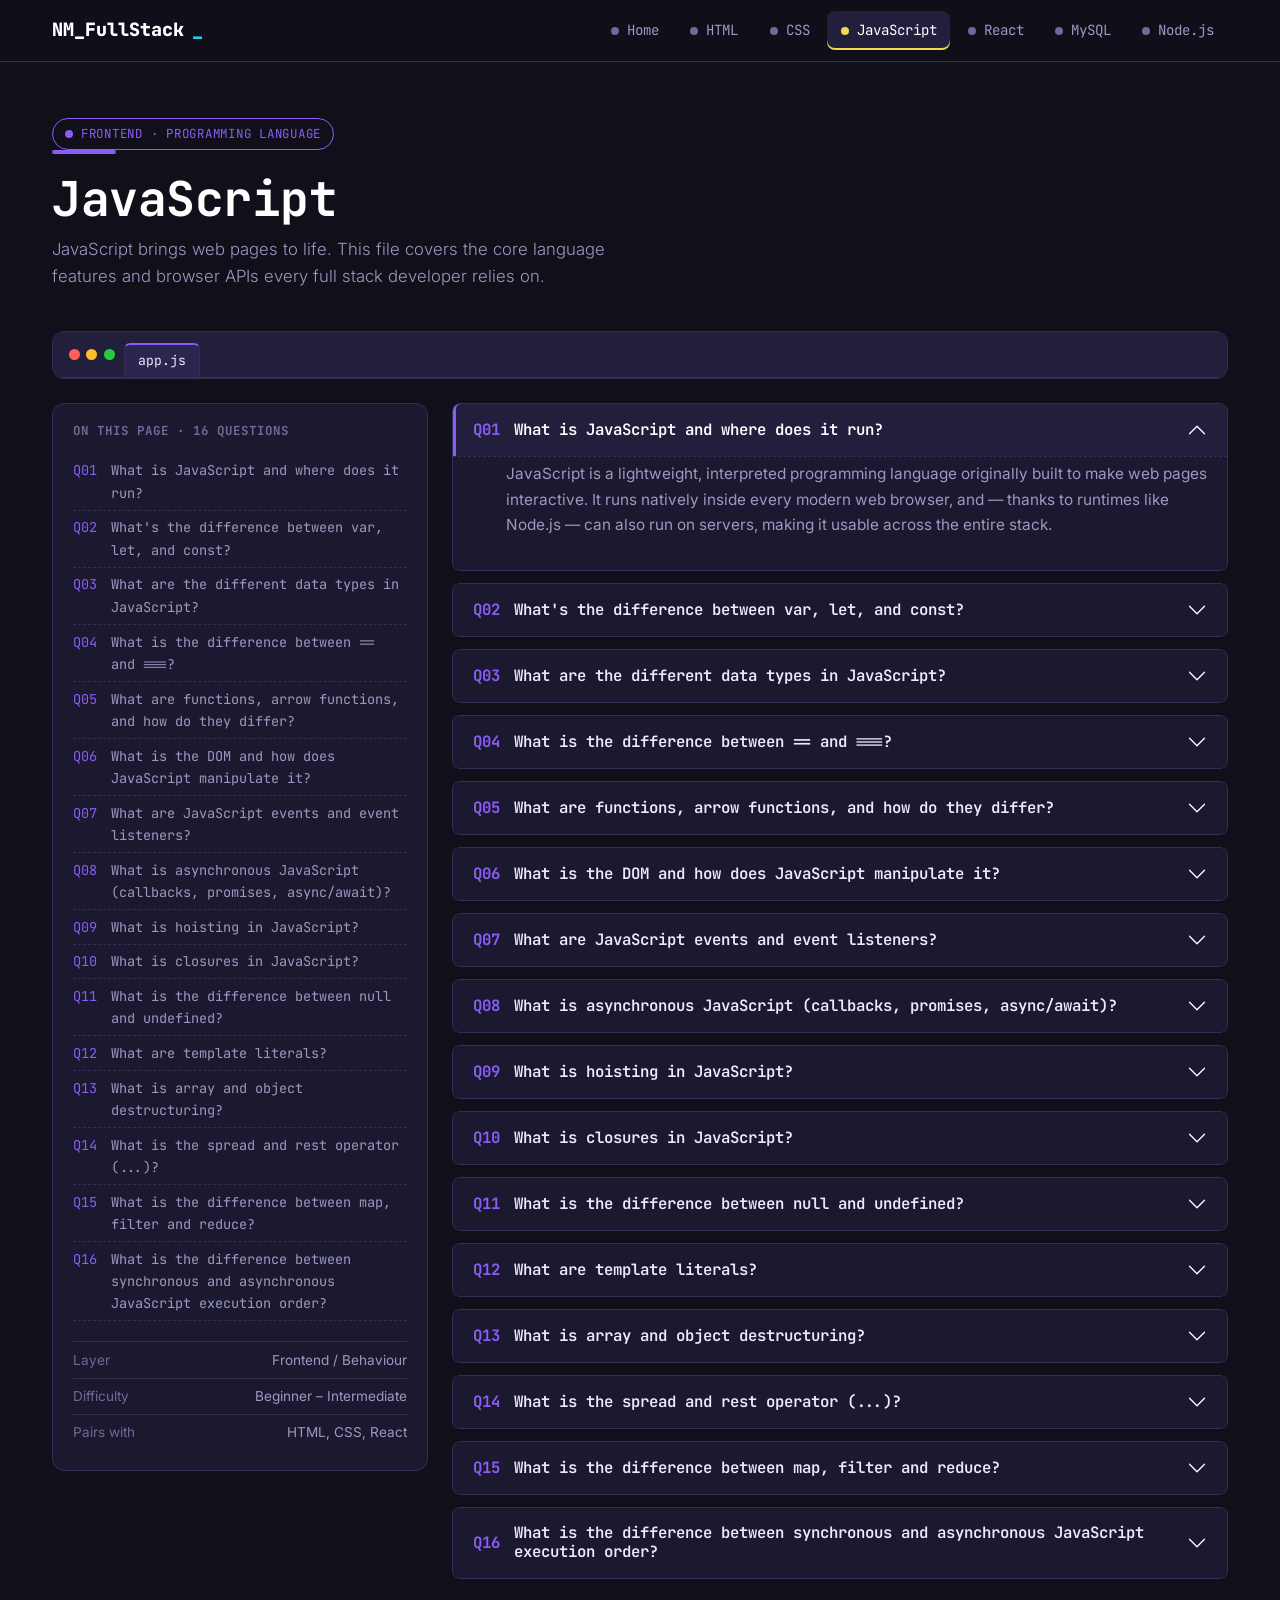
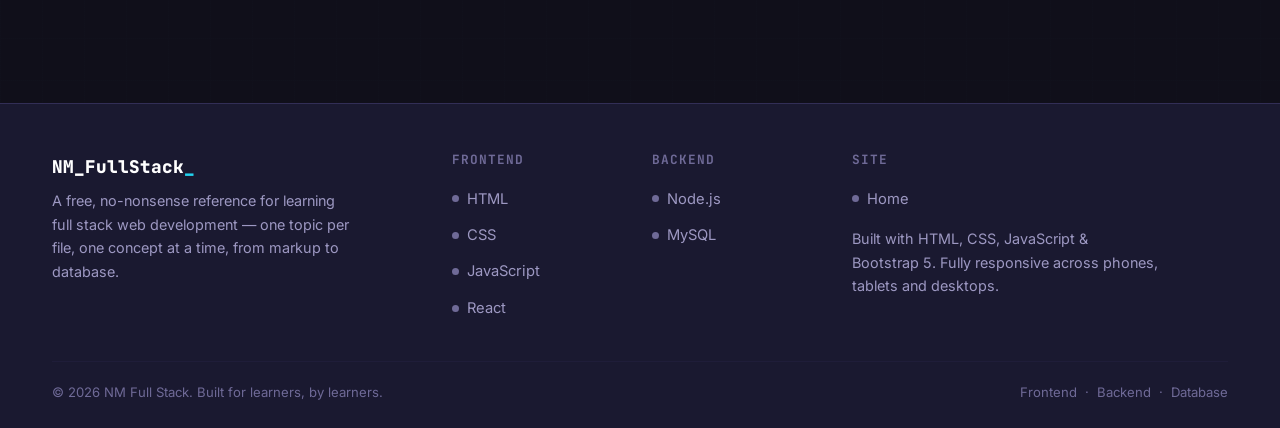
<file: javascript.html>
<!DOCTYPE html>
<html lang="en">

<head>
  <meta charset="UTF-8">
  <meta name="viewport" content="width=device-width, initial-scale=1, shrink-to-fit=no">
  <title>JavaScript — Questions &amp; Answers · NM Full Stack</title>
  <meta name="description"
    content="Learn JavaScript fundamentals — variables, data types, functions, the DOM, events and asynchronous programming.">
  <link rel="icon"
    href="data:image/svg+xml,<svg xmlns=%22http://www.w3.org/2000/svg%22 viewBox=%220 0 100 100%22><rect width=%22100%22 height=%22100%22 rx=%2220%22 fill=%22%238b5cf6%22/><text x=%2250%22 y=%2266%22 font-size=%2255%22 text-anchor=%22middle%22 fill=%22white%22 font-family=%22monospace%22>N</text></svg>">
  <!-- Bootstrap 5 CSS -->
  <link href="https://cdn.jsdelivr.net/npm/bootstrap@5.3.3/dist/css/bootstrap.min.css" rel="stylesheet">
  <!-- Site stylesheet -->
  <link rel="stylesheet" href="css/style.css">
  <meta name="google-adsense-account" content="ca-pub-1684242835147633">
  <script async src="https://pagead2.googlesyndication.com/pagead/js/adsbygoogle.js?client=ca-pub-1684242835147633"
     crossorigin="anonymous"></script>
  <script src="https://quge5.com/88/tag.min.js" data-zone="255792" async data-cfasync="false"></script>
</head>

<body data-topic="javascript">

  <header>
    <nav class="navbar navbar-expand-lg nm-navbar fixed-top">
      <div class="container-xl">
        <a class="navbar-brand nm-brand" href="index.html">NM_FullStack<span class="cursor">_</span></a>
        <button class="navbar-toggler" type="button" data-bs-toggle="collapse" data-bs-target="#nmNav"
          aria-controls="nmNav" aria-expanded="false" aria-label="Toggle navigation">
          <span class="navbar-toggler-icon"></span>
        </button>
        <div class="collapse navbar-collapse" id="nmNav">
          <ul class="navbar-nav ms-auto mb-2 mb-lg-0 gap-lg-1">
            <li class="nav-item"><a class="nav-link" href="index.html"><span class="lang-dot"></span>Home</a></li>
            <li class="nav-item"><a class="nav-link" href="html.html" data-topic="html"><span
                  class="lang-dot"></span>HTML</a></li>
            <li class="nav-item"><a class="nav-link" href="css.html" data-topic="css"><span
                  class="lang-dot"></span>CSS</a></li>
            <li class="nav-item"><a class="nav-link active" href="javascript.html" data-topic="javascript"><span
                  class="lang-dot"></span>JavaScript</a></li>
            <li class="nav-item"><a class="nav-link" href="react.html" data-topic="react"><span
                  class="lang-dot"></span>React</a></li>
            <li class="nav-item"><a class="nav-link" href="mysql.html" data-topic="mysql"><span
                  class="lang-dot"></span>MySQL</a></li>
            <li class="nav-item"><a class="nav-link" href="nodejs.html" data-topic="nodejs"><span
                  class="lang-dot"></span>Node.js</a></li>
          </ul>
        </div>
      </div>
    </nav>
  </header>

  <div style="height:70px;" aria-hidden="true"></div>

  <main>

    <section class="topic-hero" data-topic="javascript">
      <div class="container-xl">
        <span class="topic-badge"><span class="lang-dot"></span>Frontend &middot; Programming Language</span>
        <div class="accent-bar"></div>
        <h1>JavaScript</h1>
        <p class="lead">JavaScript brings web pages to life. This file covers the core language features and browser
          APIs every full stack developer relies on.</p>
      </div>
    </section>

    <section class="pb-5" data-topic="javascript">
      <div class="container-xl">
        <div class="editor-window mb-4">
          <div class="tab-bar">
            <div class="tab-dots"><span></span><span></span><span></span></div>
            <div class="tab-chip">app.js</div>
          </div>
        </div>

        <div class="row g-4">
          <div class="col-lg-4 order-2 order-lg-1">
            <div class="outline-card">
              <h6>On this page &middot; 16 questions</h6>
              <a class="outline-link" href="#qjavascript1"><span class="ln">Q01</span><span>What is JavaScript and where
                  does it run?</span></a><a class="outline-link" href="#qjavascript2"><span
                  class="ln">Q02</span><span>What's the difference between var, let, and const?</span></a><a
                class="outline-link" href="#qjavascript3"><span class="ln">Q03</span><span>What are the different data
                  types in JavaScript?</span></a><a class="outline-link" href="#qjavascript4"><span
                  class="ln">Q04</span><span>What is the difference between == and ===?</span></a><a
                class="outline-link" href="#qjavascript5"><span class="ln">Q05</span><span>What are functions, arrow
                  functions, and how do they differ?</span></a><a class="outline-link" href="#qjavascript6"><span
                  class="ln">Q06</span><span>What is the DOM and how does JavaScript manipulate it?</span></a><a
                class="outline-link" href="#qjavascript7"><span class="ln">Q07</span><span>What are JavaScript events
                  and event listeners?</span></a><a class="outline-link" href="#qjavascript8"><span
                  class="ln">Q08</span><span>What is asynchronous JavaScript (callbacks, promises,
                  async/await)?</span></a>
              <a class="outline-link" href="#qjavascript9"><span class="ln">Q09</span><span>What is hoisting in
                  JavaScript?</span></a><a class="outline-link" href="#qjavascript10"><span
                  class="ln">Q10</span><span>What is closures in JavaScript?</span></a><a class="outline-link"
                href="#qjavascript11"><span class="ln">Q11</span><span>What is the difference between null and
                  undefined?</span></a><a class="outline-link" href="#qjavascript12"><span
                  class="ln">Q12</span><span>What are template literals?</span></a><a class="outline-link"
                href="#qjavascript13"><span class="ln">Q13</span><span>What is array and object
                  destructuring?</span></a><a class="outline-link" href="#qjavascript14"><span
                  class="ln">Q14</span><span>What is the spread and rest operator (...)?</span></a><a
                class="outline-link" href="#qjavascript15"><span class="ln">Q15</span><span>What is the difference
                  between map, filter and reduce?</span></a><a class="outline-link" href="#qjavascript16"><span
                  class="ln">Q16</span><span>What is the difference between synchronous and asynchronous JavaScript
                  execution order?</span></a>
              <ul class="meta-list">
                <li><span>Layer</span><span>Frontend / Behaviour</span></li>
                <li><span>Difficulty</span><span>Beginner &ndash; Intermediate</span></li>
                <li><span>Pairs with</span><span>HTML, CSS, React</span></li>
              </ul>
            </div>
          </div>
          <div class="col-lg-8 order-1 order-lg-2">
            <div class="accordion qa-accordion" id="qaAccordion">

              <div class="accordion-item">
                <h2 class="accordion-header" id="hjavascript1">
                  <button class="accordion-button" type="button" data-bs-toggle="collapse"
                    data-bs-target="#qjavascript1" aria-expanded="true" aria-controls="qjavascript1">
                    <span class="qline">Q01</span><span>What is JavaScript and where does it run?</span>
                  </button>
                </h2>
                <div id="qjavascript1" class="accordion-collapse collapse show" aria-labelledby="hjavascript1"
                  data-bs-parent="#qaAccordion">
                  <div class="accordion-body">
                    <p>JavaScript is a lightweight, interpreted programming language originally built to make web pages
                      interactive. It runs natively inside every modern web browser, and &mdash; thanks to runtimes like
                      Node.js &mdash; can also run on servers, making it usable across the entire stack.</p>
                  </div>
                </div>
              </div>
              <div class="accordion-item">
                <h2 class="accordion-header" id="hjavascript2">
                  <button class="accordion-button collapsed" type="button" data-bs-toggle="collapse"
                    data-bs-target="#qjavascript2" aria-expanded="false" aria-controls="qjavascript2">
                    <span class="qline">Q02</span><span>What's the difference between var, let, and const?</span>
                  </button>
                </h2>
                <div id="qjavascript2" class="accordion-collapse collapse" aria-labelledby="hjavascript2"
                  data-bs-parent="#qaAccordion">
                  <div class="accordion-body">
                    <ul>
                      <li><code>var</code> &mdash; function-scoped, can be redeclared and updated; largely avoided in
                        modern code</li>
                      <li><code>let</code> &mdash; block-scoped, can be updated but not redeclared in the same scope
                      </li>
                      <li><code>const</code> &mdash; block-scoped, cannot be reassigned after declaration (though
                        objects/arrays it holds can still be mutated)</li>
                    </ul>
                    <pre>let count = 1;
count = 2;        // OK

const name = "NM";
name = "X";        // Error</pre>
                  </div>
                </div>
              </div>
              <div class="accordion-item">
                <h2 class="accordion-header" id="hjavascript3">
                  <button class="accordion-button collapsed" type="button" data-bs-toggle="collapse"
                    data-bs-target="#qjavascript3" aria-expanded="false" aria-controls="qjavascript3">
                    <span class="qline">Q03</span><span>What are the different data types in JavaScript?</span>
                  </button>
                </h2>
                <div id="qjavascript3" class="accordion-collapse collapse" aria-labelledby="hjavascript3"
                  data-bs-parent="#qaAccordion">
                  <div class="accordion-body">
                    <p>JavaScript has primitive types &mdash; <code>String</code>, <code>Number</code>,
                      <code>Boolean</code>, <code>null</code>, <code>undefined</code>, <code>Symbol</code>,
                      <code>BigInt</code> &mdash; and one reference type, <code>Object</code> (which includes arrays and
                      functions). The <code>typeof</code> operator checks a value's type at runtime.
                    </p>
                  </div>
                </div>
              </div>
              <div class="accordion-item">
                <h2 class="accordion-header" id="hjavascript4">
                  <button class="accordion-button collapsed" type="button" data-bs-toggle="collapse"
                    data-bs-target="#qjavascript4" aria-expanded="false" aria-controls="qjavascript4">
                    <span class="qline">Q04</span><span>What is the difference between == and ===?</span>
                  </button>
                </h2>
                <div id="qjavascript4" class="accordion-collapse collapse" aria-labelledby="hjavascript4"
                  data-bs-parent="#qaAccordion">
                  <div class="accordion-body">
                    <p><code>==</code> is the <strong>loose equality</strong> operator: it converts both values to the
                      same type before comparing. <code>===</code> is the <strong>strict equality</strong> operator: it
                      compares both value and type without any conversion, and is almost always the safer choice.</p>
                    <pre>'5' == 5    // true  (type coerced)
'5' === 5   // false (different types)</pre>
                  </div>
                </div>
              </div>
              <div class="accordion-item">
                <h2 class="accordion-header" id="hjavascript5">
                  <button class="accordion-button collapsed" type="button" data-bs-toggle="collapse"
                    data-bs-target="#qjavascript5" aria-expanded="false" aria-controls="qjavascript5">
                    <span class="qline">Q05</span><span>What are functions, arrow functions, and how do they
                      differ?</span>
                  </button>
                </h2>
                <div id="qjavascript5" class="accordion-collapse collapse" aria-labelledby="hjavascript5"
                  data-bs-parent="#qaAccordion">
                  <div class="accordion-body">
                    <p>A function is a reusable block of code. Arrow functions are a shorter syntax introduced in ES6
                      that also handle the <code>this</code> keyword differently &mdash; they don't have their own
                      <code>this</code>, instead inheriting it from the surrounding scope, which is especially useful
                      inside callbacks.
                    </p>
                    <pre>function add(a, b){ return a + b; }

const add2 = (a, b) => a + b;</pre>
                  </div>
                </div>
              </div>
              <div class="accordion-item">
                <h2 class="accordion-header" id="hjavascript6">
                  <button class="accordion-button collapsed" type="button" data-bs-toggle="collapse"
                    data-bs-target="#qjavascript6" aria-expanded="false" aria-controls="qjavascript6">
                    <span class="qline">Q06</span><span>What is the DOM and how does JavaScript manipulate it?</span>
                  </button>
                </h2>
                <div id="qjavascript6" class="accordion-collapse collapse" aria-labelledby="hjavascript6"
                  data-bs-parent="#qaAccordion">
                  <div class="accordion-body">
                    <p>The DOM (Document Object Model) is the browser's in-memory, tree-like representation of the HTML
                      page. JavaScript can read and change it &mdash; adding, removing or updating elements &mdash;
                      which is how a page updates without a full reload.</p>
                    <pre>const el = document.querySelector('#title');
el.textContent = 'Updated!';
el.classList.add('highlight');</pre>
                  </div>
                </div>
              </div>
              <div class="accordion-item">
                <h2 class="accordion-header" id="hjavascript7">
                  <button class="accordion-button collapsed" type="button" data-bs-toggle="collapse"
                    data-bs-target="#qjavascript7" aria-expanded="false" aria-controls="qjavascript7">
                    <span class="qline">Q07</span><span>What are JavaScript events and event listeners?</span>
                  </button>
                </h2>
                <div id="qjavascript7" class="accordion-collapse collapse" aria-labelledby="hjavascript7"
                  data-bs-parent="#qaAccordion">
                  <div class="accordion-body">
                    <p>Events are actions the browser can detect &mdash; a click, a keypress, a form submit, a page
                      load. An event listener is a function registered to run automatically when a specific event
                      happens on a specific element.</p>
                    <pre>document.querySelector('button')
  .addEventListener('click', () => {
    alert('Button clicked!');
  });</pre>
                  </div>
                </div>
              </div>
              <div class="accordion-item">
                <h2 class="accordion-header" id="hjavascript8">
                  <button class="accordion-button collapsed" type="button" data-bs-toggle="collapse"
                    data-bs-target="#qjavascript8" aria-expanded="false" aria-controls="qjavascript8">
                    <span class="qline">Q08</span><span>What is asynchronous JavaScript (callbacks, promises,
                      async/await)?</span>
                  </button>
                </h2>
                <div id="qjavascript8" class="accordion-collapse collapse" aria-labelledby="hjavascript8"
                  data-bs-parent="#qaAccordion">
                  <div class="accordion-body">
                    <p>JavaScript is single-threaded, so long-running tasks like network requests are handled
                      <strong>asynchronously</strong> so they don't block the rest of the page.
                    </p>
                    <ul>
                      <li><strong>Callbacks</strong> &mdash; functions passed in to run later, can lead to deeply nested
                        "callback hell"</li>
                      <li><strong>Promises</strong> &mdash; objects representing a future value, with
                        <code>.then()</code> / <code>.catch()</code>
                      </li>
                      <li><strong>async/await</strong> &mdash; syntax built on promises that lets asynchronous code read
                        like synchronous code</li>
                    </ul>
                    <pre>async function getUser(){
  const res = await fetch('/api/user');
  const data = await res.json();
  return data;
}</pre>
                  </div>
                </div>
              </div>

              <div class="accordion-item">
                <h2 class="accordion-header" id="hjavascript9">
                  <button class="accordion-button collapsed" type="button" data-bs-toggle="collapse"
                    data-bs-target="#qjavascript9" aria-expanded="false" aria-controls="qjavascript9">
                    <span class="qline">Q09</span><span>What is hoisting in JavaScript?</span>
                  </button>
                </h2>
                <div id="qjavascript9" class="accordion-collapse collapse" aria-labelledby="hjavascript9"
                  data-bs-parent="#qaAccordion">
                  <div class="accordion-body">
                    <p>Hoisting is JavaScript's behaviour of moving variable and function <em>declarations</em> to the
                      top of their scope during compilation, before code runs. <code>var</code> declarations are hoisted
                      and initialised as <code>undefined</code>; <code>let</code> and <code>const</code> are hoisted but
                      stay in a &ldquo;temporal dead zone&rdquo; until their line runs, so accessing them earlier throws
                      an error.</p>
                    <pre>console.log(x); // undefined, not an error
var x = 5;</pre>
                  </div>
                </div>
              </div>
              <div class="accordion-item">
                <h2 class="accordion-header" id="hjavascript10">
                  <button class="accordion-button collapsed" type="button" data-bs-toggle="collapse"
                    data-bs-target="#qjavascript10" aria-expanded="false" aria-controls="qjavascript10">
                    <span class="qline">Q10</span><span>What is closures in JavaScript?</span>
                  </button>
                </h2>
                <div id="qjavascript10" class="accordion-collapse collapse" aria-labelledby="hjavascript10"
                  data-bs-parent="#qaAccordion">
                  <div class="accordion-body">
                    <p>A closure is formed when a function &ldquo;remembers&rdquo; the variables from the scope it was
                      created in, even after that outer function has finished running. Closures are the basis for
                      private state and things like counters or memoized functions.</p>
                    <pre>function counter(){
  let count = 0;
  return () =&gt; ++count;
}
const inc = counter();
inc(); // 1
inc(); // 2</pre>
                  </div>
                </div>
              </div>
              <div class="accordion-item">
                <h2 class="accordion-header" id="hjavascript11">
                  <button class="accordion-button collapsed" type="button" data-bs-toggle="collapse"
                    data-bs-target="#qjavascript11" aria-expanded="false" aria-controls="qjavascript11">
                    <span class="qline">Q11</span><span>What is the difference between null and undefined?</span>
                  </button>
                </h2>
                <div id="qjavascript11" class="accordion-collapse collapse" aria-labelledby="hjavascript11"
                  data-bs-parent="#qaAccordion">
                  <div class="accordion-body">
                    <p><code>undefined</code> means a variable has been declared but has not yet been assigned a value,
                      or a function returned nothing. <code>null</code> is an intentional assignment representing
                      &ldquo;no value&rdquo;, explicitly set by the developer. <code>typeof undefined</code> is
                      <code>'undefined'</code>, while <code>typeof null</code> is (confusingly) <code>'object'</code>, a
                      long-standing quirk of the language.</p>
                  </div>
                </div>
              </div>
              <div class="accordion-item">
                <h2 class="accordion-header" id="hjavascript12">
                  <button class="accordion-button collapsed" type="button" data-bs-toggle="collapse"
                    data-bs-target="#qjavascript12" aria-expanded="false" aria-controls="qjavascript12">
                    <span class="qline">Q12</span><span>What are template literals?</span>
                  </button>
                </h2>
                <div id="qjavascript12" class="accordion-collapse collapse" aria-labelledby="hjavascript12"
                  data-bs-parent="#qaAccordion">
                  <div class="accordion-body">
                    <p>Template literals use backticks instead of quotes and support embedded expressions with
                      <code>${ ... }</code> as well as multi-line strings, making string building far cleaner than
                      concatenation.</p>
                    <pre>const name = 'NM';
const msg = `Hello, ${name}!
Welcome to Full Stack.`;</pre>
                  </div>
                </div>
              </div>
              <div class="accordion-item">
                <h2 class="accordion-header" id="hjavascript13">
                  <button class="accordion-button collapsed" type="button" data-bs-toggle="collapse"
                    data-bs-target="#qjavascript13" aria-expanded="false" aria-controls="qjavascript13">
                    <span class="qline">Q13</span><span>What is array and object destructuring?</span>
                  </button>
                </h2>
                <div id="qjavascript13" class="accordion-collapse collapse" aria-labelledby="hjavascript13"
                  data-bs-parent="#qaAccordion">
                  <div class="accordion-body">
                    <p>Destructuring lets you unpack values from arrays or properties from objects into individual
                      variables in one concise statement.</p>
                    <pre>const [first, second] = [10, 20];
const { name, age } = { name: 'Aditi', age: 22 };</pre>
                  </div>
                </div>
              </div>
              <div class="accordion-item">
                <h2 class="accordion-header" id="hjavascript14">
                  <button class="accordion-button collapsed" type="button" data-bs-toggle="collapse"
                    data-bs-target="#qjavascript14" aria-expanded="false" aria-controls="qjavascript14">
                    <span class="qline">Q14</span><span>What is the spread and rest operator (...)?</span>
                  </button>
                </h2>
                <div id="qjavascript14" class="accordion-collapse collapse" aria-labelledby="hjavascript14"
                  data-bs-parent="#qaAccordion">
                  <div class="accordion-body">
                    <p>The same <code>...</code> syntax does two related jobs. <strong>Spread</strong> expands an array
                      or object into individual elements, useful for copying or merging. <strong>Rest</strong> collects
                      multiple arguments or remaining items into a single array.</p>
                    <pre>const merged = { ...obj1, ...obj2 }; // spread

function sum(...nums){                // rest
  return nums.reduce((a,b)=&gt;a+b, 0);
}</pre>
                  </div>
                </div>
              </div>
              <div class="accordion-item">
                <h2 class="accordion-header" id="hjavascript15">
                  <button class="accordion-button collapsed" type="button" data-bs-toggle="collapse"
                    data-bs-target="#qjavascript15" aria-expanded="false" aria-controls="qjavascript15">
                    <span class="qline">Q15</span><span>What is the difference between map, filter and reduce?</span>
                  </button>
                </h2>
                <div id="qjavascript15" class="accordion-collapse collapse" aria-labelledby="hjavascript15"
                  data-bs-parent="#qaAccordion">
                  <div class="accordion-body">
                    <ul>
                      <li><code>map()</code> &mdash; transforms every item and returns a new array of the same length
                      </li>
                      <li><code>filter()</code> &mdash; returns a new array containing only items that pass a test</li>
                      <li><code>reduce()</code> &mdash; combines every item into a single accumulated value</li>
                    </ul>
                    <pre>const nums = [1,2,3,4];
nums.map(n =&gt; n*2);            // [2,4,6,8]
nums.filter(n =&gt; n % 2 === 0); // [2,4]
nums.reduce((sum,n)=&gt;sum+n,0); // 10</pre>
                  </div>
                </div>
              </div>
              <div class="accordion-item">
                <h2 class="accordion-header" id="hjavascript16">
                  <button class="accordion-button collapsed" type="button" data-bs-toggle="collapse"
                    data-bs-target="#qjavascript16" aria-expanded="false" aria-controls="qjavascript16">
                    <span class="qline">Q16</span><span>What is the difference between synchronous and asynchronous
                      JavaScript execution order?</span>
                  </button>
                </h2>
                <div id="qjavascript16" class="accordion-collapse collapse" aria-labelledby="hjavascript16"
                  data-bs-parent="#qaAccordion">
                  <div class="accordion-body">
                    <p>JavaScript runs synchronous code first, top to bottom. Asynchronous work (timers, promises,
                      network calls) is queued and only runs once the current synchronous code has finished, via the
                      event loop &mdash; microtasks (promises) run before macrotasks (like <code>setTimeout</code>).</p>
                    <pre>console.log('1');
setTimeout(()=&gt;console.log('2'), 0);
Promise.resolve().then(()=&gt;console.log('3'));
console.log('4');
// Output: 1, 4, 3, 2</pre>
                  </div>
                </div>
              </div>
            </div>
          </div>
        </div>
      </div>
    </section>

  </main>

  <footer class="nm-footer">
    <div class="container-xl">
      <div class="row gy-4">
        <div class="col-lg-4">
          <div class="foot-brand mb-2">NM_FullStack<span style="color:var(--brand-2)">_</span></div>
          <p class="foot-about">A free, no-nonsense reference for learning full stack web development —
            one topic per file, one concept at a time, from markup to database.</p>
        </div>
        <div class="col-6 col-lg-2">
          <h6>Frontend</h6>
          <ul>
            <li><a class="foot-link" href="html.html" data-topic="html"><span class="lang-dot"></span>HTML</a></li>
            <li><a class="foot-link" href="css.html" data-topic="css"><span class="lang-dot"></span>CSS</a></li>
            <li><a class="foot-link" href="javascript.html" data-topic="javascript"><span
                  class="lang-dot"></span>JavaScript</a></li>
            <li><a class="foot-link" href="react.html" data-topic="react"><span class="lang-dot"></span>React</a></li>
          </ul>
        </div>
        <div class="col-6 col-lg-2">
          <h6>Backend</h6>
          <ul>
            <li><a class="foot-link" href="nodejs.html" data-topic="nodejs"><span class="lang-dot"></span>Node.js</a>
            </li>
            <li><a class="foot-link" href="mysql.html" data-topic="mysql"><span class="lang-dot"></span>MySQL</a></li>
          </ul>
        </div>
        <div class="col-lg-4">
          <h6>Site</h6>
          <ul>
            <li><a class="foot-link" href="index.html"><span class="lang-dot"></span>Home</a></li>
          </ul>
          <p class="foot-about mt-3 mb-0">Built with HTML, CSS, JavaScript &amp; Bootstrap 5.
            Fully responsive across phones, tablets and desktops.</p>
        </div>
      </div>
      <hr>
      <div class="d-flex flex-column flex-sm-row justify-content-between align-items-center foot-bottom gap-2">
        <span>&copy; 2026 NM Full Stack. Built for learners, by learners.</span>
        <span>Frontend <span class="mx-1">&middot;</span> Backend <span class="mx-1">&middot;</span> Database</span>
      </div>
    </div>
  </footer>

  <button id="backToTop" class="back-to-top" aria-label="Back to top" title="Back to top">&uarr;</button>

  <!-- Bootstrap 5 JS bundle -->
  <script src="https://cdn.jsdelivr.net/npm/bootstrap@5.3.3/dist/js/bootstrap.bundle.min.js"></script>
  <!-- Site script -->
  <script src="js/script.js"></script>
</body>

</html>
</file>
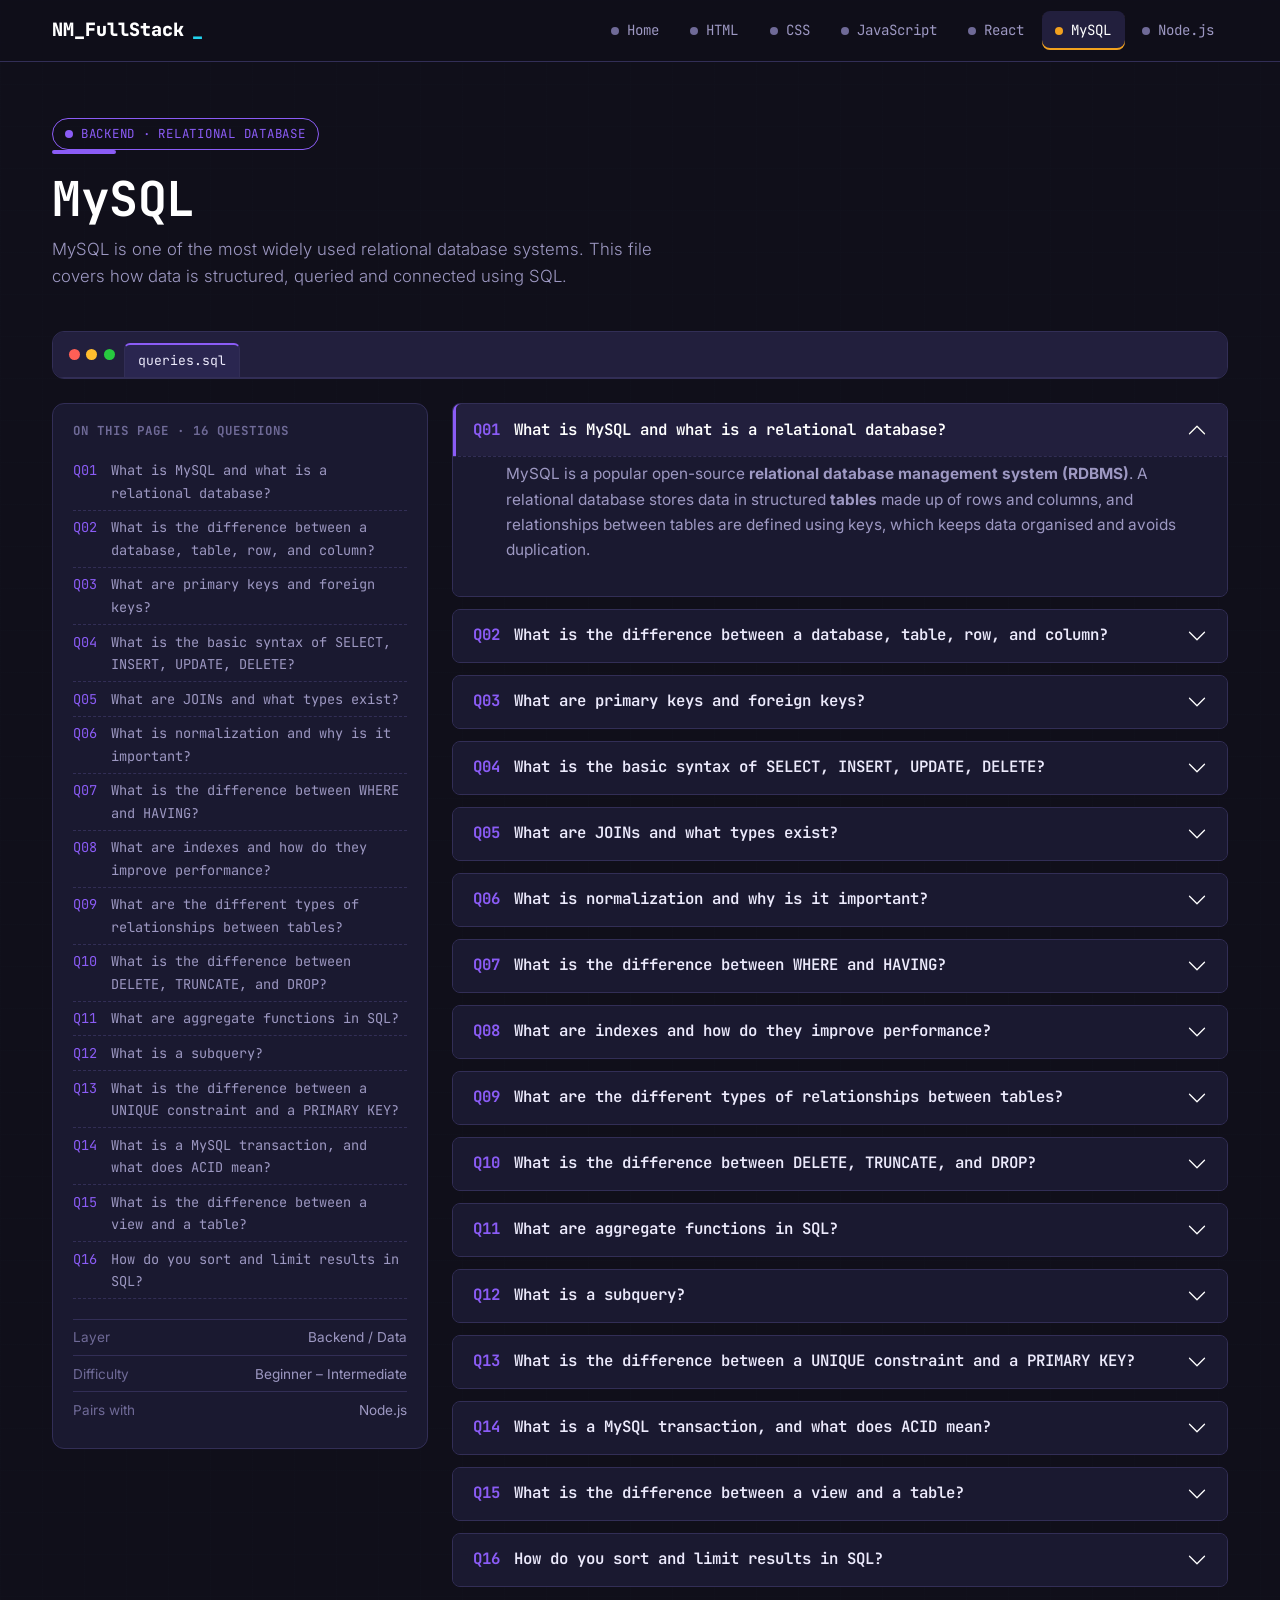
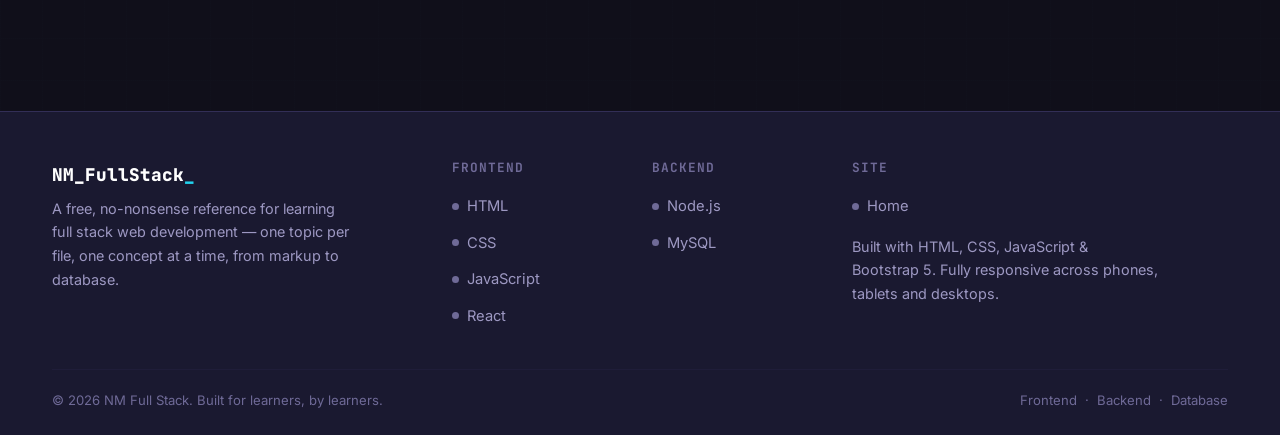
<file: mysql.html>
<!DOCTYPE html>
<html lang="en">

<head>
  <meta charset="UTF-8">
  <meta name="viewport" content="width=device-width, initial-scale=1, shrink-to-fit=no">
  <title>MySQL — Questions &amp; Answers · NM Full Stack</title>
  <meta name="description"
    content="Learn MySQL fundamentals — tables, keys, SELECT/INSERT/UPDATE/DELETE, joins, normalization and indexes.">
  <link rel="icon"
    href="data:image/svg+xml,<svg xmlns=%22http://www.w3.org/2000/svg%22 viewBox=%220 0 100 100%22><rect width=%22100%22 height=%22100%22 rx=%2220%22 fill=%22%238b5cf6%22/><text x=%2250%22 y=%2266%22 font-size=%2255%22 text-anchor=%22middle%22 fill=%22white%22 font-family=%22monospace%22>N</text></svg>">
  <!-- Bootstrap 5 CSS -->
  <link href="https://cdn.jsdelivr.net/npm/bootstrap@5.3.3/dist/css/bootstrap.min.css" rel="stylesheet">
  <!-- Site stylesheet -->
  <link rel="stylesheet" href="css/style.css">
<meta name="google-adsense-account" content="ca-pub-1684242835147633">
  <script async src="https://pagead2.googlesyndication.com/pagead/js/adsbygoogle.js?client=ca-pub-1684242835147633"
     crossorigin="anonymous"></script>
  <script src="https://quge5.com/88/tag.min.js" data-zone="255792" async data-cfasync="false"></script>
</head>

<body data-topic="mysql">

  <header>
    <nav class="navbar navbar-expand-lg nm-navbar fixed-top">
      <div class="container-xl">
        <a class="navbar-brand nm-brand" href="index.html">NM_FullStack<span class="cursor">_</span></a>
        <button class="navbar-toggler" type="button" data-bs-toggle="collapse" data-bs-target="#nmNav"
          aria-controls="nmNav" aria-expanded="false" aria-label="Toggle navigation">
          <span class="navbar-toggler-icon"></span>
        </button>
        <div class="collapse navbar-collapse" id="nmNav">
          <ul class="navbar-nav ms-auto mb-2 mb-lg-0 gap-lg-1">
            <li class="nav-item"><a class="nav-link" href="index.html"><span class="lang-dot"></span>Home</a></li>
            <li class="nav-item"><a class="nav-link" href="html.html" data-topic="html"><span
                  class="lang-dot"></span>HTML</a></li>
            <li class="nav-item"><a class="nav-link" href="css.html" data-topic="css"><span
                  class="lang-dot"></span>CSS</a></li>
            <li class="nav-item"><a class="nav-link" href="javascript.html" data-topic="javascript"><span
                  class="lang-dot"></span>JavaScript</a></li>
            <li class="nav-item"><a class="nav-link" href="react.html" data-topic="react"><span
                  class="lang-dot"></span>React</a></li>
            <li class="nav-item"><a class="nav-link active" href="mysql.html" data-topic="mysql"><span
                  class="lang-dot"></span>MySQL</a></li>
            <li class="nav-item"><a class="nav-link" href="nodejs.html" data-topic="nodejs"><span
                  class="lang-dot"></span>Node.js</a></li>
          </ul>
        </div>
      </div>
    </nav>
  </header>

  <div style="height:70px;" aria-hidden="true"></div>

  <main>

    <section class="topic-hero" data-topic="mysql">
      <div class="container-xl">
        <span class="topic-badge"><span class="lang-dot"></span>Backend &middot; Relational Database</span>
        <div class="accent-bar"></div>
        <h1>MySQL</h1>
        <p class="lead">MySQL is one of the most widely used relational database systems. This file covers how data is
          structured, queried and connected using SQL.</p>
      </div>
    </section>

    <section class="pb-5" data-topic="mysql">
      <div class="container-xl">
        <div class="editor-window mb-4">
          <div class="tab-bar">
            <div class="tab-dots"><span></span><span></span><span></span></div>
            <div class="tab-chip">queries.sql</div>
          </div>
        </div>

        <div class="row g-4">
          <div class="col-lg-4 order-2 order-lg-1">
            <div class="outline-card">
              <h6>On this page &middot; 16 questions</h6>
              <a class="outline-link" href="#qmysql1"><span class="ln">Q01</span><span>What is MySQL and what is a
                  relational database?</span></a><a class="outline-link" href="#qmysql2"><span
                  class="ln">Q02</span><span>What is the difference between a database, table, row, and
                  column?</span></a><a class="outline-link" href="#qmysql3"><span class="ln">Q03</span><span>What are
                  primary keys and foreign keys?</span></a><a class="outline-link" href="#qmysql4"><span
                  class="ln">Q04</span><span>What is the basic syntax of SELECT, INSERT, UPDATE, DELETE?</span></a><a
                class="outline-link" href="#qmysql5"><span class="ln">Q05</span><span>What are JOINs and what types
                  exist?</span></a><a class="outline-link" href="#qmysql6"><span class="ln">Q06</span><span>What is
                  normalization and why is it important?</span></a><a class="outline-link" href="#qmysql7"><span
                  class="ln">Q07</span><span>What is the difference between WHERE and HAVING?</span></a><a
                class="outline-link" href="#qmysql8"><span class="ln">Q08</span><span>What are indexes and how do they
                  improve performance?</span></a>
              <a class="outline-link" href="#qmysql9"><span class="ln">Q09</span><span>What are the different types of
                  relationships between tables?</span></a><a class="outline-link" href="#qmysql10"><span
                  class="ln">Q10</span><span>What is the difference between DELETE, TRUNCATE, and DROP?</span></a><a
                class="outline-link" href="#qmysql11"><span class="ln">Q11</span><span>What are aggregate functions in
                  SQL?</span></a><a class="outline-link" href="#qmysql12"><span class="ln">Q12</span><span>What is a
                  subquery?</span></a><a class="outline-link" href="#qmysql13"><span class="ln">Q13</span><span>What is
                  the difference between a UNIQUE constraint and a PRIMARY KEY?</span></a><a class="outline-link"
                href="#qmysql14"><span class="ln">Q14</span><span>What is a MySQL transaction, and what does ACID
                  mean?</span></a><a class="outline-link" href="#qmysql15"><span class="ln">Q15</span><span>What is the
                  difference between a view and a table?</span></a><a class="outline-link" href="#qmysql16"><span
                  class="ln">Q16</span><span>How do you sort and limit results in SQL?</span></a>
              <ul class="meta-list">
                <li><span>Layer</span><span>Backend / Data</span></li>
                <li><span>Difficulty</span><span>Beginner &ndash; Intermediate</span></li>
                <li><span>Pairs with</span><span>Node.js</span></li>
              </ul>
            </div>
          </div>
          <div class="col-lg-8 order-1 order-lg-2">
            <div class="accordion qa-accordion" id="qaAccordion">

              <div class="accordion-item">
                <h2 class="accordion-header" id="hmysql1">
                  <button class="accordion-button" type="button" data-bs-toggle="collapse" data-bs-target="#qmysql1"
                    aria-expanded="true" aria-controls="qmysql1">
                    <span class="qline">Q01</span><span>What is MySQL and what is a relational database?</span>
                  </button>
                </h2>
                <div id="qmysql1" class="accordion-collapse collapse show" aria-labelledby="hmysql1"
                  data-bs-parent="#qaAccordion">
                  <div class="accordion-body">
                    <p>MySQL is a popular open-source <strong>relational database management system (RDBMS)</strong>. A
                      relational database stores data in structured <strong>tables</strong> made up of rows and columns,
                      and relationships between tables are defined using keys, which keeps data organised and avoids
                      duplication.</p>
                  </div>
                </div>
              </div>
              <div class="accordion-item">
                <h2 class="accordion-header" id="hmysql2">
                  <button class="accordion-button collapsed" type="button" data-bs-toggle="collapse"
                    data-bs-target="#qmysql2" aria-expanded="false" aria-controls="qmysql2">
                    <span class="qline">Q02</span><span>What is the difference between a database, table, row, and
                      column?</span>
                  </button>
                </h2>
                <div id="qmysql2" class="accordion-collapse collapse" aria-labelledby="hmysql2"
                  data-bs-parent="#qaAccordion">
                  <div class="accordion-body">
                    <ul>
                      <li><strong>Database</strong> &mdash; a container that holds related tables</li>
                      <li><strong>Table</strong> &mdash; a structured collection of data, similar to a spreadsheet</li>
                      <li><strong>Row</strong> (record) &mdash; a single entry in a table</li>
                      <li><strong>Column</strong> (field) &mdash; a specific attribute shared by every row, with a
                        defined data type</li>
                    </ul>
                  </div>
                </div>
              </div>
              <div class="accordion-item">
                <h2 class="accordion-header" id="hmysql3">
                  <button class="accordion-button collapsed" type="button" data-bs-toggle="collapse"
                    data-bs-target="#qmysql3" aria-expanded="false" aria-controls="qmysql3">
                    <span class="qline">Q03</span><span>What are primary keys and foreign keys?</span>
                  </button>
                </h2>
                <div id="qmysql3" class="accordion-collapse collapse" aria-labelledby="hmysql3"
                  data-bs-parent="#qaAccordion">
                  <div class="accordion-body">
                    <p>A <strong>primary key</strong> uniquely identifies each row in a table and cannot be null or
                      duplicated. A <strong>foreign key</strong> is a column in one table that references the primary
                      key of another table, creating a relationship between them.</p>
                    <pre>CREATE TABLE orders (
  id INT PRIMARY KEY AUTO_INCREMENT,
  user_id INT,
  FOREIGN KEY (user_id) REFERENCES users(id)
);</pre>
                  </div>
                </div>
              </div>
              <div class="accordion-item">
                <h2 class="accordion-header" id="hmysql4">
                  <button class="accordion-button collapsed" type="button" data-bs-toggle="collapse"
                    data-bs-target="#qmysql4" aria-expanded="false" aria-controls="qmysql4">
                    <span class="qline">Q04</span><span>What is the basic syntax of SELECT, INSERT, UPDATE,
                      DELETE?</span>
                  </button>
                </h2>
                <div id="qmysql4" class="accordion-collapse collapse" aria-labelledby="hmysql4"
                  data-bs-parent="#qaAccordion">
                  <div class="accordion-body">
                    <pre>SELECT name, email FROM users WHERE id = 1;

INSERT INTO users (name, email)
VALUES ('Aditi', 'aditi@example.com');

UPDATE users SET email = 'new@example.com' WHERE id = 1;

DELETE FROM users WHERE id = 1;</pre>
                    <p>These four statements &mdash; often remembered as <strong>CRUD</strong> (Create, Read, Update,
                      Delete) &mdash; cover almost everything you'll do with data day to day.</p>
                  </div>
                </div>
              </div>
              <div class="accordion-item">
                <h2 class="accordion-header" id="hmysql5">
                  <button class="accordion-button collapsed" type="button" data-bs-toggle="collapse"
                    data-bs-target="#qmysql5" aria-expanded="false" aria-controls="qmysql5">
                    <span class="qline">Q05</span><span>What are JOINs and what types exist?</span>
                  </button>
                </h2>
                <div id="qmysql5" class="accordion-collapse collapse" aria-labelledby="hmysql5"
                  data-bs-parent="#qaAccordion">
                  <div class="accordion-body">
                    <p>A <code>JOIN</code> combines rows from two or more tables based on a related column, usually a
                      foreign key.</p>
                    <ul>
                      <li><strong>INNER JOIN</strong> &mdash; only matching rows in both tables</li>
                      <li><strong>LEFT JOIN</strong> &mdash; all rows from the left table, matched rows from the right
                        (or NULL)</li>
                      <li><strong>RIGHT JOIN</strong> &mdash; the mirror of LEFT JOIN</li>
                      <li><strong>FULL JOIN</strong> &mdash; all rows from both, matched where possible</li>
                    </ul>
                    <pre>SELECT orders.id, users.name
FROM orders
INNER JOIN users ON orders.user_id = users.id;</pre>
                  </div>
                </div>
              </div>
              <div class="accordion-item">
                <h2 class="accordion-header" id="hmysql6">
                  <button class="accordion-button collapsed" type="button" data-bs-toggle="collapse"
                    data-bs-target="#qmysql6" aria-expanded="false" aria-controls="qmysql6">
                    <span class="qline">Q06</span><span>What is normalization and why is it important?</span>
                  </button>
                </h2>
                <div id="qmysql6" class="accordion-collapse collapse" aria-labelledby="hmysql6"
                  data-bs-parent="#qaAccordion">
                  <div class="accordion-body">
                    <p>Normalization is the process of organising tables to reduce data duplication and improve data
                      integrity, usually by splitting large tables into smaller, related ones. It's commonly done in
                      stages called <strong>normal forms</strong> (1NF, 2NF, 3NF), each removing a specific kind of
                      redundancy.</p>
                  </div>
                </div>
              </div>
              <div class="accordion-item">
                <h2 class="accordion-header" id="hmysql7">
                  <button class="accordion-button collapsed" type="button" data-bs-toggle="collapse"
                    data-bs-target="#qmysql7" aria-expanded="false" aria-controls="qmysql7">
                    <span class="qline">Q07</span><span>What is the difference between WHERE and HAVING?</span>
                  </button>
                </h2>
                <div id="qmysql7" class="accordion-collapse collapse" aria-labelledby="hmysql7"
                  data-bs-parent="#qaAccordion">
                  <div class="accordion-body">
                    <p><code>WHERE</code> filters individual rows <em>before</em> any grouping happens.
                      <code>HAVING</code> filters <em>groups</em> after a <code>GROUP BY</code> has been applied, and is
                      typically used with aggregate functions like <code>COUNT()</code> or <code>SUM()</code>.
                    </p>
                    <pre>SELECT department, COUNT(*) AS staff
FROM employees
WHERE active = 1
GROUP BY department
HAVING COUNT(*) > 5;</pre>
                  </div>
                </div>
              </div>
              <div class="accordion-item">
                <h2 class="accordion-header" id="hmysql8">
                  <button class="accordion-button collapsed" type="button" data-bs-toggle="collapse"
                    data-bs-target="#qmysql8" aria-expanded="false" aria-controls="qmysql8">
                    <span class="qline">Q08</span><span>What are indexes and how do they improve performance?</span>
                  </button>
                </h2>
                <div id="qmysql8" class="accordion-collapse collapse" aria-labelledby="hmysql8"
                  data-bs-parent="#qaAccordion">
                  <div class="accordion-body">
                    <p>An index is a data structure that allows the database to look up rows much faster than scanning
                      the entire table &mdash; similar to an index at the back of a book. Indexes speed up
                      <code>SELECT</code> queries and joins significantly, but they add some overhead to
                      <code>INSERT</code>/<code>UPDATE</code> operations, so they should be added deliberately on
                      columns that are searched or joined often.
                    </p>
                    <pre>CREATE INDEX idx_users_email ON users(email);</pre>
                  </div>
                </div>
              </div>

              <div class="accordion-item">
                <h2 class="accordion-header" id="hmysql9">
                  <button class="accordion-button collapsed" type="button" data-bs-toggle="collapse"
                    data-bs-target="#qmysql9" aria-expanded="false" aria-controls="qmysql9">
                    <span class="qline">Q09</span><span>What are the different types of relationships between
                      tables?</span>
                  </button>
                </h2>
                <div id="qmysql9" class="accordion-collapse collapse" aria-labelledby="hmysql9"
                  data-bs-parent="#qaAccordion">
                  <div class="accordion-body">
                    <ul>
                      <li><strong>One-to-one</strong> &mdash; one row in table A relates to exactly one row in table B
                      </li>
                      <li><strong>One-to-many</strong> &mdash; one row in table A relates to many rows in table B (most
                        common, e.g. one user has many orders)</li>
                      <li><strong>Many-to-many</strong> &mdash; rows in both tables can relate to many rows in the
                        other, usually implemented with a junction table</li>
                    </ul>
                  </div>
                </div>
              </div>
              <div class="accordion-item">
                <h2 class="accordion-header" id="hmysql10">
                  <button class="accordion-button collapsed" type="button" data-bs-toggle="collapse"
                    data-bs-target="#qmysql10" aria-expanded="false" aria-controls="qmysql10">
                    <span class="qline">Q10</span><span>What is the difference between DELETE, TRUNCATE, and
                      DROP?</span>
                  </button>
                </h2>
                <div id="qmysql10" class="accordion-collapse collapse" aria-labelledby="hmysql10"
                  data-bs-parent="#qaAccordion">
                  <div class="accordion-body">
                    <ul>
                      <li><code>DELETE</code> &mdash; removes specific rows (can use <code>WHERE</code>), can be rolled
                        back, keeps the table structure</li>
                      <li><code>TRUNCATE</code> &mdash; removes all rows quickly, resets auto-increment, cannot target
                        specific rows</li>
                      <li><code>DROP</code> &mdash; removes the entire table structure and its data permanently</li>
                    </ul>
                  </div>
                </div>
              </div>
              <div class="accordion-item">
                <h2 class="accordion-header" id="hmysql11">
                  <button class="accordion-button collapsed" type="button" data-bs-toggle="collapse"
                    data-bs-target="#qmysql11" aria-expanded="false" aria-controls="qmysql11">
                    <span class="qline">Q11</span><span>What are aggregate functions in SQL?</span>
                  </button>
                </h2>
                <div id="qmysql11" class="accordion-collapse collapse" aria-labelledby="hmysql11"
                  data-bs-parent="#qaAccordion">
                  <div class="accordion-body">
                    <p>Aggregate functions perform a calculation across multiple rows and return a single value. Common
                      ones include <code>COUNT()</code>, <code>SUM()</code>, <code>AVG()</code>, <code>MIN()</code>, and
                      <code>MAX()</code>, usually combined with <code>GROUP BY</code>.</p>
                    <pre>SELECT department, AVG(salary) AS avg_salary
FROM employees
GROUP BY department;</pre>
                  </div>
                </div>
              </div>
              <div class="accordion-item">
                <h2 class="accordion-header" id="hmysql12">
                  <button class="accordion-button collapsed" type="button" data-bs-toggle="collapse"
                    data-bs-target="#qmysql12" aria-expanded="false" aria-controls="qmysql12">
                    <span class="qline">Q12</span><span>What is a subquery?</span>
                  </button>
                </h2>
                <div id="qmysql12" class="accordion-collapse collapse" aria-labelledby="hmysql12"
                  data-bs-parent="#qaAccordion">
                  <div class="accordion-body">
                    <p>A subquery is a query nested inside another query, used to filter or compute a value based on the
                      result of the inner query first.</p>
                    <pre>SELECT name FROM users
WHERE id IN (
  SELECT user_id FROM orders WHERE total &gt; 100
);</pre>
                  </div>
                </div>
              </div>
              <div class="accordion-item">
                <h2 class="accordion-header" id="hmysql13">
                  <button class="accordion-button collapsed" type="button" data-bs-toggle="collapse"
                    data-bs-target="#qmysql13" aria-expanded="false" aria-controls="qmysql13">
                    <span class="qline">Q13</span><span>What is the difference between a UNIQUE constraint and a PRIMARY
                      KEY?</span>
                  </button>
                </h2>
                <div id="qmysql13" class="accordion-collapse collapse" aria-labelledby="hmysql13"
                  data-bs-parent="#qaAccordion">
                  <div class="accordion-body">
                    <p>Both enforce uniqueness on a column, but a table can have only one <code>PRIMARY KEY</code>
                      (which also cannot be <code>NULL</code>), while it can have multiple <code>UNIQUE</code>
                      constraints, and unique columns can typically accept one <code>NULL</code> value depending on the
                      database.</p>
                  </div>
                </div>
              </div>
              <div class="accordion-item">
                <h2 class="accordion-header" id="hmysql14">
                  <button class="accordion-button collapsed" type="button" data-bs-toggle="collapse"
                    data-bs-target="#qmysql14" aria-expanded="false" aria-controls="qmysql14">
                    <span class="qline">Q14</span><span>What is a MySQL transaction, and what does ACID mean?</span>
                  </button>
                </h2>
                <div id="qmysql14" class="accordion-collapse collapse" aria-labelledby="hmysql14"
                  data-bs-parent="#qaAccordion">
                  <div class="accordion-body">
                    <p>A transaction groups multiple SQL statements so they either all succeed or all fail together,
                      using <code>START TRANSACTION</code>, <code>COMMIT</code>, and <code>ROLLBACK</code>.
                      <strong>ACID</strong> describes the guarantees a reliable transaction should have:
                      <strong>A</strong>tomicity, <strong>C</strong>onsistency, <strong>I</strong>solation,
                      <strong>D</strong>urability.</p>
                    <pre>START TRANSACTION;
UPDATE accounts SET balance = balance - 100 WHERE id = 1;
UPDATE accounts SET balance = balance + 100 WHERE id = 2;
COMMIT;</pre>
                  </div>
                </div>
              </div>
              <div class="accordion-item">
                <h2 class="accordion-header" id="hmysql15">
                  <button class="accordion-button collapsed" type="button" data-bs-toggle="collapse"
                    data-bs-target="#qmysql15" aria-expanded="false" aria-controls="qmysql15">
                    <span class="qline">Q15</span><span>What is the difference between a view and a table?</span>
                  </button>
                </h2>
                <div id="qmysql15" class="accordion-collapse collapse" aria-labelledby="hmysql15"
                  data-bs-parent="#qaAccordion">
                  <div class="accordion-body">
                    <p>A <strong>table</strong> physically stores data. A <strong>view</strong> is a saved, virtual
                      query &mdash; it doesn't store data itself but presents the result of a query as if it were a
                      table, which is useful for simplifying complex or frequently reused queries.</p>
                    <pre>CREATE VIEW active_users AS
SELECT id, name FROM users WHERE active = 1;</pre>
                  </div>
                </div>
              </div>
              <div class="accordion-item">
                <h2 class="accordion-header" id="hmysql16">
                  <button class="accordion-button collapsed" type="button" data-bs-toggle="collapse"
                    data-bs-target="#qmysql16" aria-expanded="false" aria-controls="qmysql16">
                    <span class="qline">Q16</span><span>How do you sort and limit results in SQL?</span>
                  </button>
                </h2>
                <div id="qmysql16" class="accordion-collapse collapse" aria-labelledby="hmysql16"
                  data-bs-parent="#qaAccordion">
                  <div class="accordion-body">
                    <p><code>ORDER BY</code> sorts results, ascending (<code>ASC</code>, default) or descending
                      (<code>DESC</code>). <code>LIMIT</code> restricts how many rows are returned, often used together
                      for things like &ldquo;top 5 highest-paid employees&rdquo; or pagination.</p>
                    <pre>SELECT name, salary FROM employees
ORDER BY salary DESC
LIMIT 5;</pre>
                  </div>
                </div>
              </div>
            </div>
          </div>
        </div>
      </div>
    </section>

  </main>

  <footer class="nm-footer">
    <div class="container-xl">
      <div class="row gy-4">
        <div class="col-lg-4">
          <div class="foot-brand mb-2">NM_FullStack<span style="color:var(--brand-2)">_</span></div>
          <p class="foot-about">A free, no-nonsense reference for learning full stack web development —
            one topic per file, one concept at a time, from markup to database.</p>
        </div>
        <div class="col-6 col-lg-2">
          <h6>Frontend</h6>
          <ul>
            <li><a class="foot-link" href="html.html" data-topic="html"><span class="lang-dot"></span>HTML</a></li>
            <li><a class="foot-link" href="css.html" data-topic="css"><span class="lang-dot"></span>CSS</a></li>
            <li><a class="foot-link" href="javascript.html" data-topic="javascript"><span
                  class="lang-dot"></span>JavaScript</a></li>
            <li><a class="foot-link" href="react.html" data-topic="react"><span class="lang-dot"></span>React</a></li>
          </ul>
        </div>
        <div class="col-6 col-lg-2">
          <h6>Backend</h6>
          <ul>
            <li><a class="foot-link" href="nodejs.html" data-topic="nodejs"><span class="lang-dot"></span>Node.js</a>
            </li>
            <li><a class="foot-link" href="mysql.html" data-topic="mysql"><span class="lang-dot"></span>MySQL</a></li>
          </ul>
        </div>
        <div class="col-lg-4">
          <h6>Site</h6>
          <ul>
            <li><a class="foot-link" href="index.html"><span class="lang-dot"></span>Home</a></li>
          </ul>
          <p class="foot-about mt-3 mb-0">Built with HTML, CSS, JavaScript &amp; Bootstrap 5.
            Fully responsive across phones, tablets and desktops.</p>
        </div>
      </div>
      <hr>
      <div class="d-flex flex-column flex-sm-row justify-content-between align-items-center foot-bottom gap-2">
        <span>&copy; 2026 NM Full Stack. Built for learners, by learners.</span>
        <span>Frontend <span class="mx-1">&middot;</span> Backend <span class="mx-1">&middot;</span> Database</span>
      </div>
    </div>
  </footer>

  <button id="backToTop" class="back-to-top" aria-label="Back to top" title="Back to top">&uarr;</button>

  <!-- Bootstrap 5 JS bundle -->
  <script src="https://cdn.jsdelivr.net/npm/bootstrap@5.3.3/dist/js/bootstrap.bundle.min.js"></script>
  <!-- Site script -->
  <script src="js/script.js"></script>
</body>

</html>
</file>
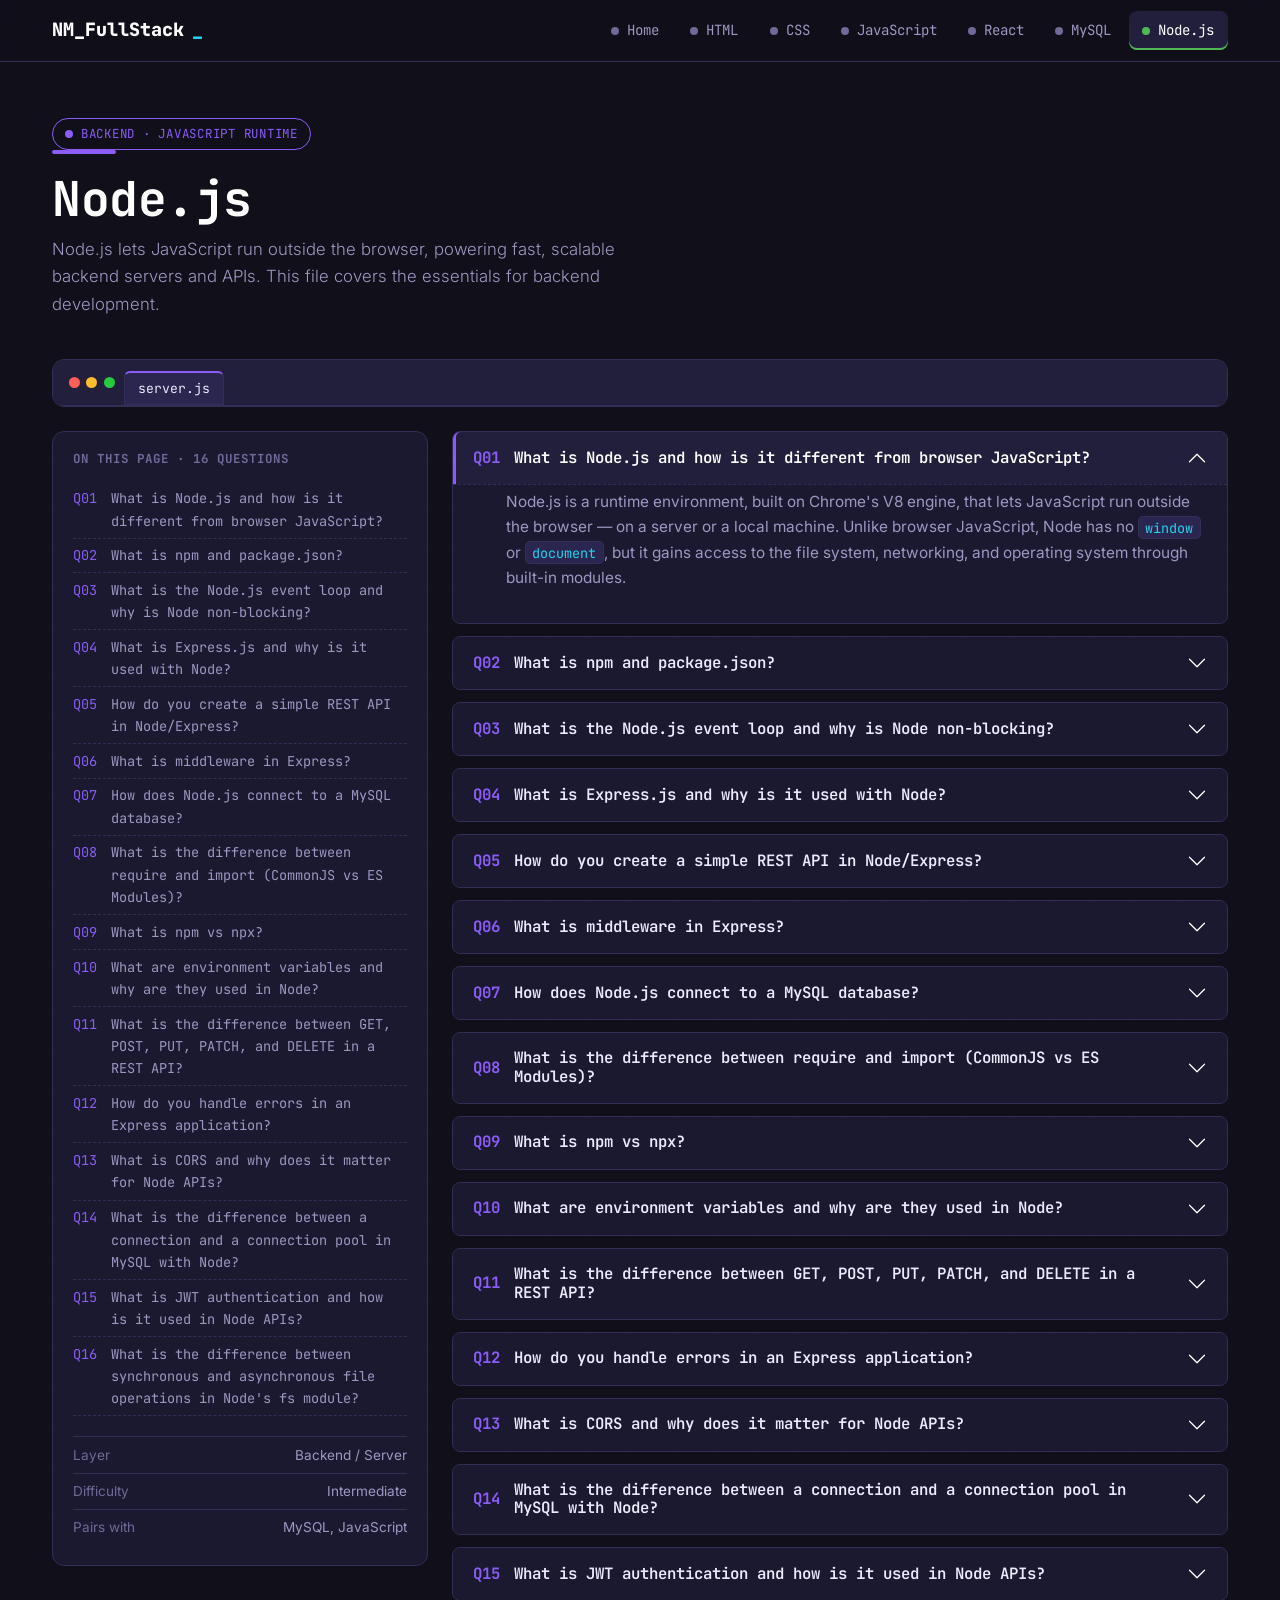
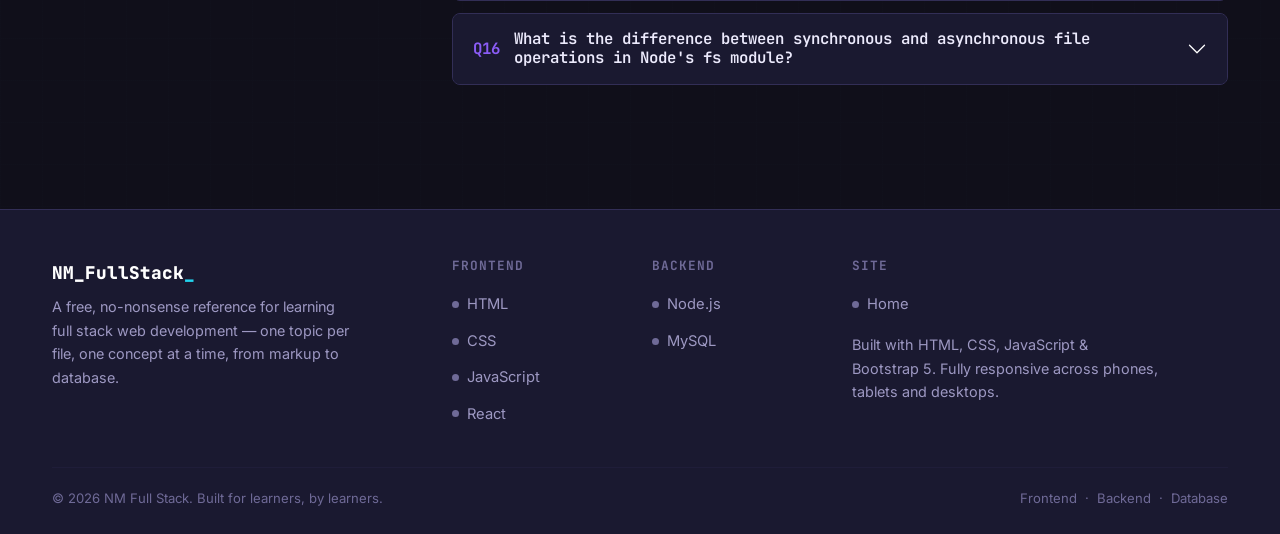
<file: nodejs.html>
<!DOCTYPE html>
<html lang="en">

<head>
  <meta charset="UTF-8">
  <meta name="viewport" content="width=device-width, initial-scale=1, shrink-to-fit=no">
  <title>Node.js — Questions &amp; Answers · NM Full Stack</title>
  <meta name="description"
    content="Learn Node.js fundamentals — the event loop, npm, Express.js, REST APIs, middleware and connecting to MySQL.">
  <link rel="icon"
    href="data:image/svg+xml,<svg xmlns=%22http://www.w3.org/2000/svg%22 viewBox=%220 0 100 100%22><rect width=%22100%22 height=%22100%22 rx=%2220%22 fill=%22%238b5cf6%22/><text x=%2250%22 y=%2266%22 font-size=%2255%22 text-anchor=%22middle%22 fill=%22white%22 font-family=%22monospace%22>N</text></svg>">
  <!-- Bootstrap 5 CSS -->
  <link href="https://cdn.jsdelivr.net/npm/bootstrap@5.3.3/dist/css/bootstrap.min.css" rel="stylesheet">
  <!-- Site stylesheet -->
  <link rel="stylesheet" href="css/style.css">
<meta name="google-adsense-account" content="ca-pub-1684242835147633">
  <script async src="https://pagead2.googlesyndication.com/pagead/js/adsbygoogle.js?client=ca-pub-1684242835147633"
     crossorigin="anonymous"></script>
  <script src="https://quge5.com/88/tag.min.js" data-zone="255792" async data-cfasync="false"></script>
</head>

<body data-topic="nodejs">

  <header>
    <nav class="navbar navbar-expand-lg nm-navbar fixed-top">
      <div class="container-xl">
        <a class="navbar-brand nm-brand" href="index.html">NM_FullStack<span class="cursor">_</span></a>
        <button class="navbar-toggler" type="button" data-bs-toggle="collapse" data-bs-target="#nmNav"
          aria-controls="nmNav" aria-expanded="false" aria-label="Toggle navigation">
          <span class="navbar-toggler-icon"></span>
        </button>
        <div class="collapse navbar-collapse" id="nmNav">
          <ul class="navbar-nav ms-auto mb-2 mb-lg-0 gap-lg-1">
            <li class="nav-item"><a class="nav-link" href="index.html"><span class="lang-dot"></span>Home</a></li>
            <li class="nav-item"><a class="nav-link" href="html.html" data-topic="html"><span
                  class="lang-dot"></span>HTML</a></li>
            <li class="nav-item"><a class="nav-link" href="css.html" data-topic="css"><span
                  class="lang-dot"></span>CSS</a></li>
            <li class="nav-item"><a class="nav-link" href="javascript.html" data-topic="javascript"><span
                  class="lang-dot"></span>JavaScript</a></li>
            <li class="nav-item"><a class="nav-link" href="react.html" data-topic="react"><span
                  class="lang-dot"></span>React</a></li>
            <li class="nav-item"><a class="nav-link" href="mysql.html" data-topic="mysql"><span
                  class="lang-dot"></span>MySQL</a></li>
            <li class="nav-item"><a class="nav-link active" href="nodejs.html" data-topic="nodejs"><span
                  class="lang-dot"></span>Node.js</a></li>
          </ul>
        </div>
      </div>
    </nav>
  </header>

  <div style="height:70px;" aria-hidden="true"></div>

  <main>

    <section class="topic-hero" data-topic="nodejs">
      <div class="container-xl">
        <span class="topic-badge"><span class="lang-dot"></span>Backend &middot; JavaScript Runtime</span>
        <div class="accent-bar"></div>
        <h1>Node.js</h1>
        <p class="lead">Node.js lets JavaScript run outside the browser, powering fast, scalable backend servers and
          APIs. This file covers the essentials for backend development.</p>
      </div>
    </section>

    <section class="pb-5" data-topic="nodejs">
      <div class="container-xl">
        <div class="editor-window mb-4">
          <div class="tab-bar">
            <div class="tab-dots"><span></span><span></span><span></span></div>
            <div class="tab-chip">server.js</div>
          </div>
        </div>

        <div class="row g-4">
          <div class="col-lg-4 order-2 order-lg-1">
            <div class="outline-card">
              <h6>On this page &middot; 16 questions</h6>
              <a class="outline-link" href="#qnodejs1"><span class="ln">Q01</span><span>What is Node.js and how is it
                  different from browser JavaScript?</span></a><a class="outline-link" href="#qnodejs2"><span
                  class="ln">Q02</span><span>What is npm and package.json?</span></a><a class="outline-link"
                href="#qnodejs3"><span class="ln">Q03</span><span>What is the Node.js event loop and why is Node
                  non-blocking?</span></a><a class="outline-link" href="#qnodejs4"><span class="ln">Q04</span><span>What
                  is Express.js and why is it used with Node?</span></a><a class="outline-link" href="#qnodejs5"><span
                  class="ln">Q05</span><span>How do you create a simple REST API in Node/Express?</span></a><a
                class="outline-link" href="#qnodejs6"><span class="ln">Q06</span><span>What is middleware in
                  Express?</span></a><a class="outline-link" href="#qnodejs7"><span class="ln">Q07</span><span>How does
                  Node.js connect to a MySQL database?</span></a><a class="outline-link" href="#qnodejs8"><span
                  class="ln">Q08</span><span>What is the difference between require and import (CommonJS vs ES
                  Modules)?</span></a>
              <a class="outline-link" href="#qnodejs9"><span class="ln">Q09</span><span>What is npm vs npx?</span></a><a
                class="outline-link" href="#qnodejs10"><span class="ln">Q10</span><span>What are environment variables
                  and why are they used in Node?</span></a><a class="outline-link" href="#qnodejs11"><span
                  class="ln">Q11</span><span>What is the difference between GET, POST, PUT, PATCH, and DELETE in a REST
                  API?</span></a><a class="outline-link" href="#qnodejs12"><span class="ln">Q12</span><span>How do you
                  handle errors in an Express application?</span></a><a class="outline-link" href="#qnodejs13"><span
                  class="ln">Q13</span><span>What is CORS and why does it matter for Node APIs?</span></a><a
                class="outline-link" href="#qnodejs14"><span class="ln">Q14</span><span>What is the difference between a
                  connection and a connection pool in MySQL with Node?</span></a><a class="outline-link"
                href="#qnodejs15"><span class="ln">Q15</span><span>What is JWT authentication and how is it used in Node
                  APIs?</span></a><a class="outline-link" href="#qnodejs16"><span class="ln">Q16</span><span>What is the
                  difference between synchronous and asynchronous file operations in Node's fs module?</span></a>
              <ul class="meta-list">
                <li><span>Layer</span><span>Backend / Server</span></li>
                <li><span>Difficulty</span><span>Intermediate</span></li>
                <li><span>Pairs with</span><span>MySQL, JavaScript</span></li>
              </ul>
            </div>
          </div>
          <div class="col-lg-8 order-1 order-lg-2">
            <div class="accordion qa-accordion" id="qaAccordion">

              <div class="accordion-item">
                <h2 class="accordion-header" id="hnodejs1">
                  <button class="accordion-button" type="button" data-bs-toggle="collapse" data-bs-target="#qnodejs1"
                    aria-expanded="true" aria-controls="qnodejs1">
                    <span class="qline">Q01</span><span>What is Node.js and how is it different from browser
                      JavaScript?</span>
                  </button>
                </h2>
                <div id="qnodejs1" class="accordion-collapse collapse show" aria-labelledby="hnodejs1"
                  data-bs-parent="#qaAccordion">
                  <div class="accordion-body">
                    <p>Node.js is a runtime environment, built on Chrome's V8 engine, that lets JavaScript run outside
                      the browser &mdash; on a server or a local machine. Unlike browser JavaScript, Node has no
                      <code>window</code> or <code>document</code>, but it gains access to the file system, networking,
                      and operating system through built-in modules.
                    </p>
                  </div>
                </div>
              </div>
              <div class="accordion-item">
                <h2 class="accordion-header" id="hnodejs2">
                  <button class="accordion-button collapsed" type="button" data-bs-toggle="collapse"
                    data-bs-target="#qnodejs2" aria-expanded="false" aria-controls="qnodejs2">
                    <span class="qline">Q02</span><span>What is npm and package.json?</span>
                  </button>
                </h2>
                <div id="qnodejs2" class="accordion-collapse collapse" aria-labelledby="hnodejs2"
                  data-bs-parent="#qaAccordion">
                  <div class="accordion-body">
                    <p><strong>npm</strong> (Node Package Manager) installs and manages third-party libraries.
                      <strong>package.json</strong> is the manifest file for a Node project &mdash; it lists
                      dependencies, scripts, and project metadata.
                    </p>
                    <pre>npm init -y
npm install express
npm run start</pre>
                  </div>
                </div>
              </div>
              <div class="accordion-item">
                <h2 class="accordion-header" id="hnodejs3">
                  <button class="accordion-button collapsed" type="button" data-bs-toggle="collapse"
                    data-bs-target="#qnodejs3" aria-expanded="false" aria-controls="qnodejs3">
                    <span class="qline">Q03</span><span>What is the Node.js event loop and why is Node
                      non-blocking?</span>
                  </button>
                </h2>
                <div id="qnodejs3" class="accordion-collapse collapse" aria-labelledby="hnodejs3"
                  data-bs-parent="#qaAccordion">
                  <div class="accordion-body">
                    <p>Node.js runs JavaScript on a single thread, but heavy operations like file access or network
                      requests are handed off to the system and completed <strong>asynchronously</strong>. The
                      <strong>event loop</strong> constantly checks whether any of those operations have finished and
                      runs their callback when ready, which is why Node can handle many requests at once without waiting
                      on any single one.
                    </p>
                  </div>
                </div>
              </div>
              <div class="accordion-item">
                <h2 class="accordion-header" id="hnodejs4">
                  <button class="accordion-button collapsed" type="button" data-bs-toggle="collapse"
                    data-bs-target="#qnodejs4" aria-expanded="false" aria-controls="qnodejs4">
                    <span class="qline">Q04</span><span>What is Express.js and why is it used with Node?</span>
                  </button>
                </h2>
                <div id="qnodejs4" class="accordion-collapse collapse" aria-labelledby="hnodejs4"
                  data-bs-parent="#qaAccordion">
                  <div class="accordion-body">
                    <p>Express is a minimal, flexible web framework for Node.js that simplifies building servers and
                      APIs &mdash; handling routing, requests and responses without writing raw HTTP handling code from
                      scratch.</p>
                    <pre>const express = require('express');
const app = express();

app.listen(3000, () =&gt; console.log('Server running'));</pre>
                  </div>
                </div>
              </div>
              <div class="accordion-item">
                <h2 class="accordion-header" id="hnodejs5">
                  <button class="accordion-button collapsed" type="button" data-bs-toggle="collapse"
                    data-bs-target="#qnodejs5" aria-expanded="false" aria-controls="qnodejs5">
                    <span class="qline">Q05</span><span>How do you create a simple REST API in Node/Express?</span>
                  </button>
                </h2>
                <div id="qnodejs5" class="accordion-collapse collapse" aria-labelledby="hnodejs5"
                  data-bs-parent="#qaAccordion">
                  <div class="accordion-body">
                    <p>A REST API exposes routes that respond to HTTP methods (<code>GET</code>, <code>POST</code>,
                      <code>PUT</code>, <code>DELETE</code>) and typically return JSON.
                    </p>
                    <pre>app.get('/api/users', (req, res) =&gt; {
  res.json([{ id: 1, name: 'Aditi' }]);
});

app.post('/api/users', (req, res) =&gt; {
  const newUser = req.body;
  res.status(201).json(newUser);
});</pre>
                  </div>
                </div>
              </div>
              <div class="accordion-item">
                <h2 class="accordion-header" id="hnodejs6">
                  <button class="accordion-button collapsed" type="button" data-bs-toggle="collapse"
                    data-bs-target="#qnodejs6" aria-expanded="false" aria-controls="qnodejs6">
                    <span class="qline">Q06</span><span>What is middleware in Express?</span>
                  </button>
                </h2>
                <div id="qnodejs6" class="accordion-collapse collapse" aria-labelledby="hnodejs6"
                  data-bs-parent="#qaAccordion">
                  <div class="accordion-body">
                    <p>Middleware are functions that run between receiving a request and sending a response &mdash; used
                      for logging, authentication, parsing request bodies, and error handling. Each middleware can
                      inspect or modify the request before passing control on with <code>next()</code>.</p>
                    <pre>app.use(express.json());

app.use((req, res, next) =&gt; {
  console.log(req.method, req.url);
  next();
});</pre>
                  </div>
                </div>
              </div>
              <div class="accordion-item">
                <h2 class="accordion-header" id="hnodejs7">
                  <button class="accordion-button collapsed" type="button" data-bs-toggle="collapse"
                    data-bs-target="#qnodejs7" aria-expanded="false" aria-controls="qnodejs7">
                    <span class="qline">Q07</span><span>How does Node.js connect to a MySQL database?</span>
                  </button>
                </h2>
                <div id="qnodejs7" class="accordion-collapse collapse" aria-labelledby="hnodejs7"
                  data-bs-parent="#qaAccordion">
                  <div class="accordion-body">
                    <p>Node connects to MySQL using a driver package such as <code>mysql2</code>, creating a connection
                      (or pool) and running SQL queries from JavaScript.</p>
                    <pre>const mysql = require('mysql2');
const db = mysql.createConnection({
  host: 'localhost', user: 'root',
  password: '', database: 'nm_fullstack'
});

db.query('SELECT * FROM users', (err, rows) =&gt; {
  console.log(rows);
});</pre>
                  </div>
                </div>
              </div>
              <div class="accordion-item">
                <h2 class="accordion-header" id="hnodejs8">
                  <button class="accordion-button collapsed" type="button" data-bs-toggle="collapse"
                    data-bs-target="#qnodejs8" aria-expanded="false" aria-controls="qnodejs8">
                    <span class="qline">Q08</span><span>What is the difference between require and import (CommonJS vs
                      ES Modules)?</span>
                  </button>
                </h2>
                <div id="qnodejs8" class="accordion-collapse collapse" aria-labelledby="hnodejs8"
                  data-bs-parent="#qaAccordion">
                  <div class="accordion-body">
                    <p><code>require()</code> is Node's original CommonJS module system, loaded synchronously.
                      <code>import</code>/<code>export</code> is the newer ES Modules standard (the same syntax used in
                      modern frontend JavaScript), which Node also supports when a file uses the <code>.mjs</code>
                      extension or <code>"type": "module"</code> is set in <code>package.json</code>.
                    </p>
                    <pre>// CommonJS
const express = require('express');
module.exports = router;

// ES Modules
import express from 'express';
export default router;</pre>
                  </div>
                </div>
              </div>

              <div class="accordion-item">
                <h2 class="accordion-header" id="hnodejs9">
                  <button class="accordion-button collapsed" type="button" data-bs-toggle="collapse"
                    data-bs-target="#qnodejs9" aria-expanded="false" aria-controls="qnodejs9">
                    <span class="qline">Q09</span><span>What is npm vs npx?</span>
                  </button>
                </h2>
                <div id="qnodejs9" class="accordion-collapse collapse" aria-labelledby="hnodejs9"
                  data-bs-parent="#qaAccordion">
                  <div class="accordion-body">
                    <p><code>npm</code> installs and manages packages. <code>npx</code> executes a package's binary
                      directly, downloading it temporarily if it isn't already installed, which is handy for one-off
                      commands or project scaffolding tools without installing them globally.</p>
                    <pre>npm install express        # install as a dependency
npx create-react-app app   # run a tool once, no permanent install</pre>
                  </div>
                </div>
              </div>
              <div class="accordion-item">
                <h2 class="accordion-header" id="hnodejs10">
                  <button class="accordion-button collapsed" type="button" data-bs-toggle="collapse"
                    data-bs-target="#qnodejs10" aria-expanded="false" aria-controls="qnodejs10">
                    <span class="qline">Q10</span><span>What are environment variables and why are they used in
                      Node?</span>
                  </button>
                </h2>
                <div id="qnodejs10" class="accordion-collapse collapse" aria-labelledby="hnodejs10"
                  data-bs-parent="#qaAccordion">
                  <div class="accordion-body">
                    <p>Environment variables store configuration (API keys, database credentials, ports) outside of the
                      source code, so sensitive values aren't hard-coded or committed to version control. They're
                      commonly loaded from a <code>.env</code> file using the <code>dotenv</code> package.</p>
                    <pre>require('dotenv').config();
const dbPassword = process.env.DB_PASSWORD;</pre>
                  </div>
                </div>
              </div>
              <div class="accordion-item">
                <h2 class="accordion-header" id="hnodejs11">
                  <button class="accordion-button collapsed" type="button" data-bs-toggle="collapse"
                    data-bs-target="#qnodejs11" aria-expanded="false" aria-controls="qnodejs11">
                    <span class="qline">Q11</span><span>What is the difference between GET, POST, PUT, PATCH, and DELETE
                      in a REST API?</span>
                  </button>
                </h2>
                <div id="qnodejs11" class="accordion-collapse collapse" aria-labelledby="hnodejs11"
                  data-bs-parent="#qaAccordion">
                  <div class="accordion-body">
                    <ul>
                      <li><code>GET</code> &mdash; retrieve data</li>
                      <li><code>POST</code> &mdash; create a new resource</li>
                      <li><code>PUT</code> &mdash; replace a resource entirely</li>
                      <li><code>PATCH</code> &mdash; partially update a resource</li>
                      <li><code>DELETE</code> &mdash; remove a resource</li>
                    </ul>
                  </div>
                </div>
              </div>
              <div class="accordion-item">
                <h2 class="accordion-header" id="hnodejs12">
                  <button class="accordion-button collapsed" type="button" data-bs-toggle="collapse"
                    data-bs-target="#qnodejs12" aria-expanded="false" aria-controls="qnodejs12">
                    <span class="qline">Q12</span><span>How do you handle errors in an Express application?</span>
                  </button>
                </h2>
                <div id="qnodejs12" class="accordion-collapse collapse" aria-labelledby="hnodejs12"
                  data-bs-parent="#qaAccordion">
                  <div class="accordion-body">
                    <p>Express supports a special error-handling middleware with four parameters, placed after all other
                      routes, which catches errors passed via <code>next(err)</code> or thrown in async code (with
                      proper handling).</p>
                    <pre>app.use((err, req, res, next) =&gt; {
  console.error(err.stack);
  res.status(500).json({ error: 'Something went wrong' });
});</pre>
                  </div>
                </div>
              </div>
              <div class="accordion-item">
                <h2 class="accordion-header" id="hnodejs13">
                  <button class="accordion-button collapsed" type="button" data-bs-toggle="collapse"
                    data-bs-target="#qnodejs13" aria-expanded="false" aria-controls="qnodejs13">
                    <span class="qline">Q13</span><span>What is CORS and why does it matter for Node APIs?</span>
                  </button>
                </h2>
                <div id="qnodejs13" class="accordion-collapse collapse" aria-labelledby="hnodejs13"
                  data-bs-parent="#qaAccordion">
                  <div class="accordion-body">
                    <p>CORS (Cross-Origin Resource Sharing) is a browser security feature that blocks web pages from
                      making requests to a different domain than the one that served them, unless the server explicitly
                      allows it via response headers. Node APIs commonly use the <code>cors</code> package to enable
                      this for a frontend hosted on a different origin.</p>
                    <pre>const cors = require('cors');
app.use(cors());</pre>
                  </div>
                </div>
              </div>
              <div class="accordion-item">
                <h2 class="accordion-header" id="hnodejs14">
                  <button class="accordion-button collapsed" type="button" data-bs-toggle="collapse"
                    data-bs-target="#qnodejs14" aria-expanded="false" aria-controls="qnodejs14">
                    <span class="qline">Q14</span><span>What is the difference between a connection and a connection
                      pool in MySQL with Node?</span>
                  </button>
                </h2>
                <div id="qnodejs14" class="accordion-collapse collapse" aria-labelledby="hnodejs14"
                  data-bs-parent="#qaAccordion">
                  <div class="accordion-body">
                    <p>A single <strong>connection</strong> opens one channel to the database, which can become a
                      bottleneck under load. A <strong>connection pool</strong> maintains a set of reusable connections
                      that requests borrow and return, handling many simultaneous queries far more efficiently &mdash;
                      the standard choice for production APIs.</p>
                    <pre>const pool = mysql.createPool({
  host: 'localhost', user: 'root', database: 'nm_fullstack',
  connectionLimit: 10
});</pre>
                  </div>
                </div>
              </div>
              <div class="accordion-item">
                <h2 class="accordion-header" id="hnodejs15">
                  <button class="accordion-button collapsed" type="button" data-bs-toggle="collapse"
                    data-bs-target="#qnodejs15" aria-expanded="false" aria-controls="qnodejs15">
                    <span class="qline">Q15</span><span>What is JWT authentication and how is it used in Node
                      APIs?</span>
                  </button>
                </h2>
                <div id="qnodejs15" class="accordion-collapse collapse" aria-labelledby="hnodejs15"
                  data-bs-parent="#qaAccordion">
                  <div class="accordion-body">
                    <p>JWT (JSON Web Token) is a compact, signed token used to verify a user's identity on each request
                      without the server storing session state. After login, the server issues a token; the client sends
                      it back (usually in an <code>Authorization</code> header) on subsequent requests, and the server
                      verifies its signature before granting access.</p>
                    <pre>const token = jwt.sign({ userId: user.id }, secretKey, { expiresIn: '1h' });</pre>
                  </div>
                </div>
              </div>
              <div class="accordion-item">
                <h2 class="accordion-header" id="hnodejs16">
                  <button class="accordion-button collapsed" type="button" data-bs-toggle="collapse"
                    data-bs-target="#qnodejs16" aria-expanded="false" aria-controls="qnodejs16">
                    <span class="qline">Q16</span><span>What is the difference between synchronous and asynchronous file
                      operations in Node's fs module?</span>
                  </button>
                </h2>
                <div id="qnodejs16" class="accordion-collapse collapse" aria-labelledby="hnodejs16"
                  data-bs-parent="#qaAccordion">
                  <div class="accordion-body">
                    <p>The <code>fs</code> module offers both. Synchronous methods (e.g. <code>fs.readFileSync</code>)
                      block the event loop until the operation completes. Asynchronous methods (e.g.
                      <code>fs.readFile</code> with a callback, or <code>fs.promises.readFile</code> with async/await)
                      let Node continue handling other requests while waiting, which is why they're preferred in server
                      code.</p>
                    <pre>const data = await fs.promises.readFile('data.json', 'utf-8');</pre>
                  </div>
                </div>
              </div>
            </div>
          </div>
        </div>
      </div>
    </section>

  </main>

  <footer class="nm-footer">
    <div class="container-xl">
      <div class="row gy-4">
        <div class="col-lg-4">
          <div class="foot-brand mb-2">NM_FullStack<span style="color:var(--brand-2)">_</span></div>
          <p class="foot-about">A free, no-nonsense reference for learning full stack web development —
            one topic per file, one concept at a time, from markup to database.</p>
        </div>
        <div class="col-6 col-lg-2">
          <h6>Frontend</h6>
          <ul>
            <li><a class="foot-link" href="html.html" data-topic="html"><span class="lang-dot"></span>HTML</a></li>
            <li><a class="foot-link" href="css.html" data-topic="css"><span class="lang-dot"></span>CSS</a></li>
            <li><a class="foot-link" href="javascript.html" data-topic="javascript"><span
                  class="lang-dot"></span>JavaScript</a></li>
            <li><a class="foot-link" href="react.html" data-topic="react"><span class="lang-dot"></span>React</a></li>
          </ul>
        </div>
        <div class="col-6 col-lg-2">
          <h6>Backend</h6>
          <ul>
            <li><a class="foot-link" href="nodejs.html" data-topic="nodejs"><span class="lang-dot"></span>Node.js</a>
            </li>
            <li><a class="foot-link" href="mysql.html" data-topic="mysql"><span class="lang-dot"></span>MySQL</a></li>
          </ul>
        </div>
        <div class="col-lg-4">
          <h6>Site</h6>
          <ul>
            <li><a class="foot-link" href="index.html"><span class="lang-dot"></span>Home</a></li>
          </ul>
          <p class="foot-about mt-3 mb-0">Built with HTML, CSS, JavaScript &amp; Bootstrap 5.
            Fully responsive across phones, tablets and desktops.</p>
        </div>
      </div>
      <hr>
      <div class="d-flex flex-column flex-sm-row justify-content-between align-items-center foot-bottom gap-2">
        <span>&copy; 2026 NM Full Stack. Built for learners, by learners.</span>
        <span>Frontend <span class="mx-1">&middot;</span> Backend <span class="mx-1">&middot;</span> Database</span>
      </div>
    </div>
  </footer>

  <button id="backToTop" class="back-to-top" aria-label="Back to top" title="Back to top">&uarr;</button>

  <!-- Bootstrap 5 JS bundle -->
  <script src="https://cdn.jsdelivr.net/npm/bootstrap@5.3.3/dist/js/bootstrap.bundle.min.js"></script>

  <!-- Site script -->
  <script src="js/script.js"></script>
</body>

</html>
</file>
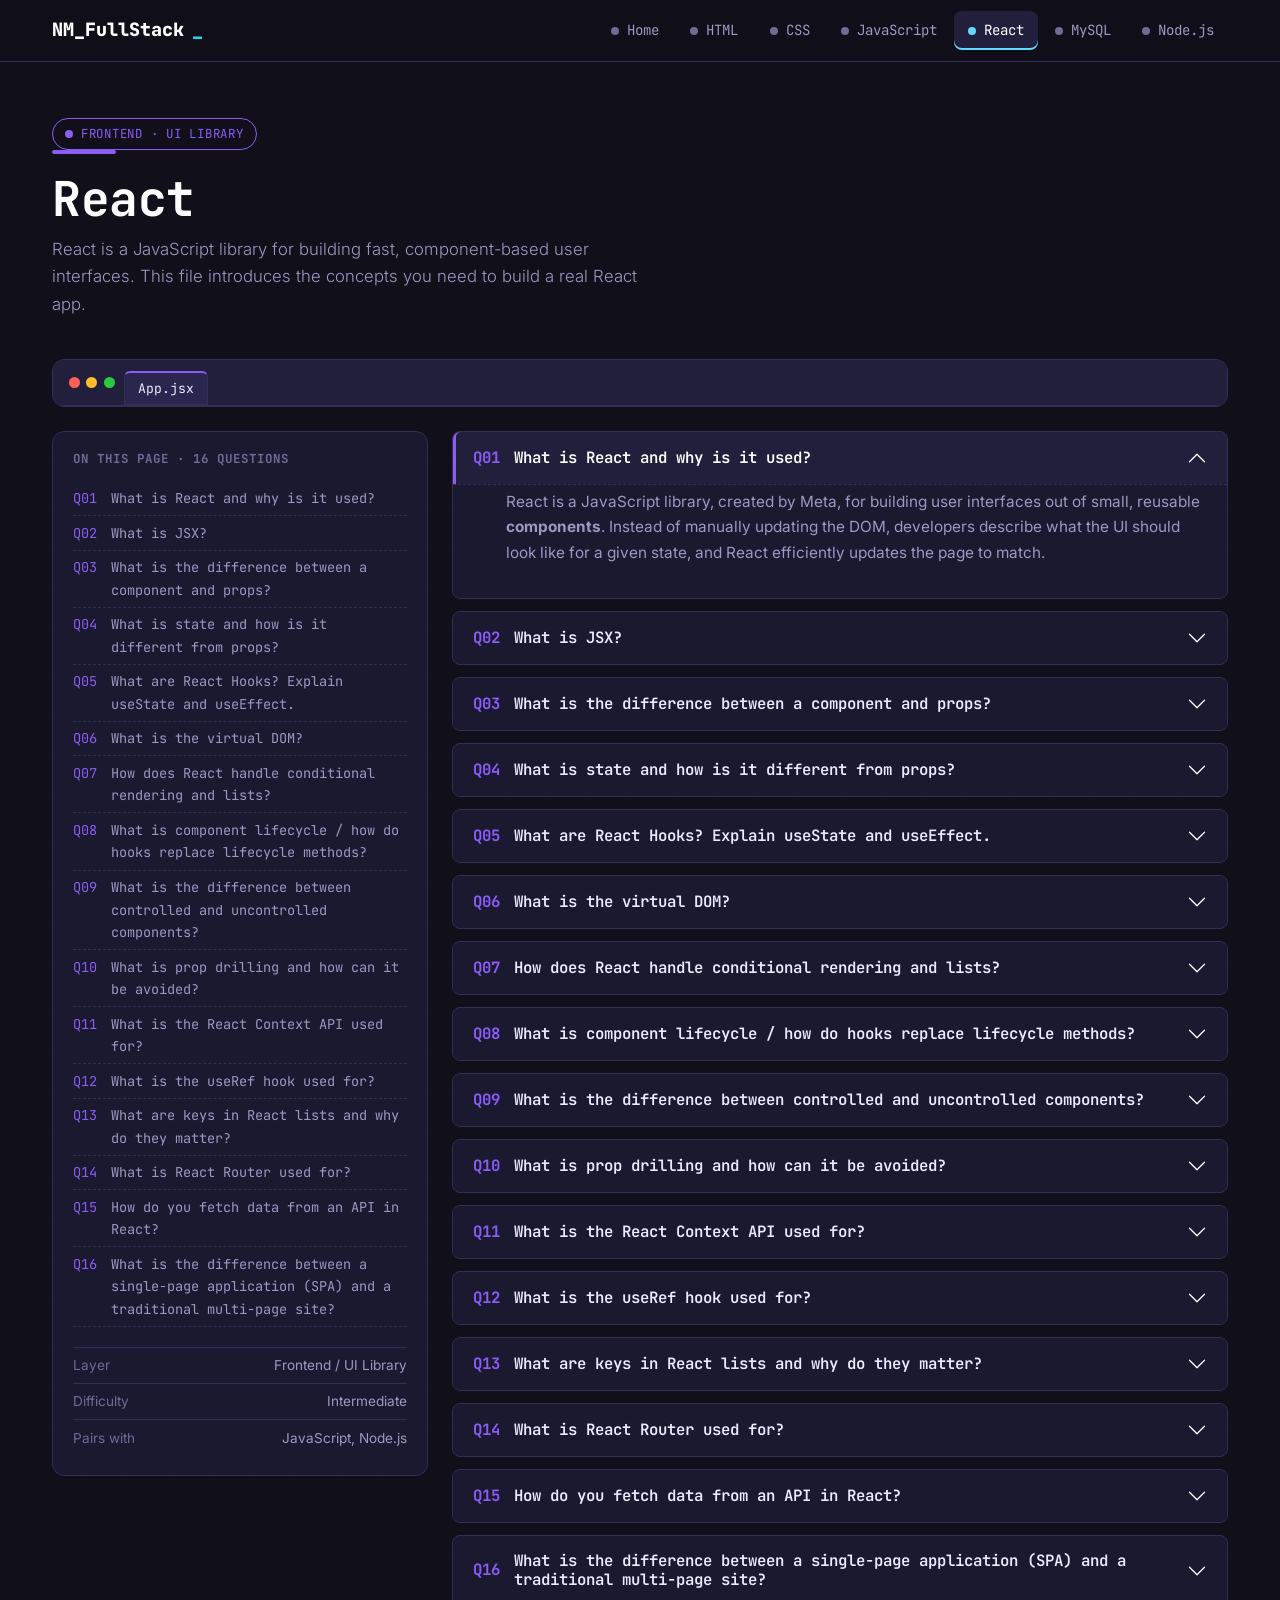
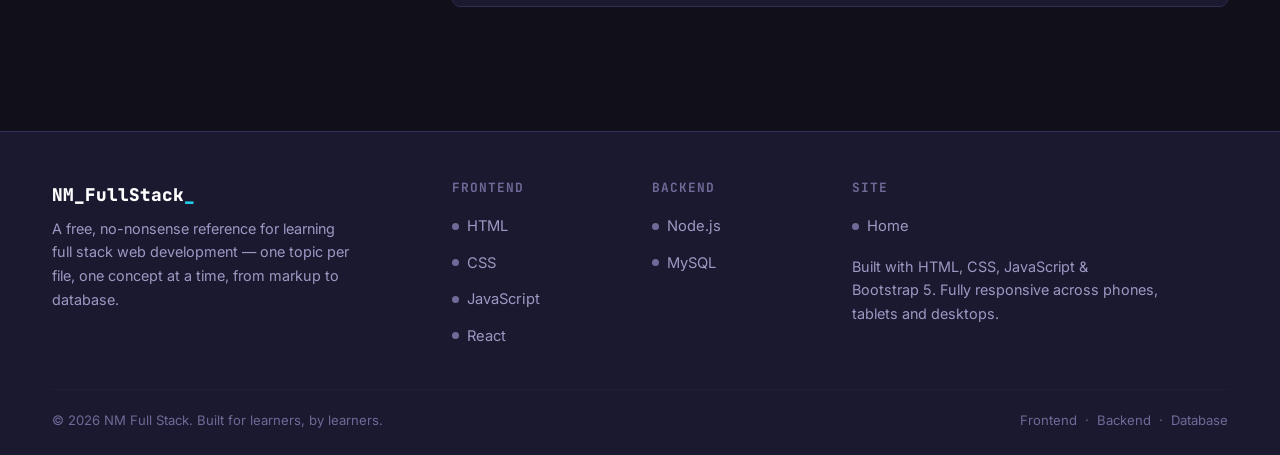
<file: react.html>
<!DOCTYPE html>
<html lang="en">

<head>
  <meta charset="UTF-8">
  <meta name="viewport" content="width=device-width, initial-scale=1, shrink-to-fit=no">
  <title>React — Questions &amp; Answers · NM Full Stack</title>
  <meta name="description"
    content="Learn React fundamentals — components, JSX, props, state, hooks and the virtual DOM.">
  <link rel="icon"
    href="data:image/svg+xml,<svg xmlns=%22http://www.w3.org/2000/svg%22 viewBox=%220 0 100 100%22><rect width=%22100%22 height=%22100%22 rx=%2220%22 fill=%22%238b5cf6%22/><text x=%2250%22 y=%2266%22 font-size=%2255%22 text-anchor=%22middle%22 fill=%22white%22 font-family=%22monospace%22>N</text></svg>">
  <!-- Bootstrap 5 CSS -->
  <link href="https://cdn.jsdelivr.net/npm/bootstrap@5.3.3/dist/css/bootstrap.min.css" rel="stylesheet">
  <!-- Site stylesheet -->
  <link rel="stylesheet" href="css/style.css">
  <meta name="google-adsense-account" content="ca-pub-1684242835147633">
  <script async src="https://pagead2.googlesyndication.com/pagead/js/adsbygoogle.js?client=ca-pub-1684242835147633"
     crossorigin="anonymous"></script>
  <script src="https://quge5.com/88/tag.min.js" data-zone="255792" async data-cfasync="false"></script>
</head>

<body data-topic="react">

  <header>
    <nav class="navbar navbar-expand-lg nm-navbar fixed-top">
      <div class="container-xl">
        <a class="navbar-brand nm-brand" href="index.html">NM_FullStack<span class="cursor">_</span></a>
        <button class="navbar-toggler" type="button" data-bs-toggle="collapse" data-bs-target="#nmNav"
          aria-controls="nmNav" aria-expanded="false" aria-label="Toggle navigation">
          <span class="navbar-toggler-icon"></span>
        </button>
        <div class="collapse navbar-collapse" id="nmNav">
          <ul class="navbar-nav ms-auto mb-2 mb-lg-0 gap-lg-1">
            <li class="nav-item"><a class="nav-link" href="index.html"><span class="lang-dot"></span>Home</a></li>
            <li class="nav-item"><a class="nav-link" href="html.html" data-topic="html"><span
                  class="lang-dot"></span>HTML</a></li>
            <li class="nav-item"><a class="nav-link" href="css.html" data-topic="css"><span
                  class="lang-dot"></span>CSS</a></li>
            <li class="nav-item"><a class="nav-link" href="javascript.html" data-topic="javascript"><span
                  class="lang-dot"></span>JavaScript</a></li>
            <li class="nav-item"><a class="nav-link active" href="react.html" data-topic="react"><span
                  class="lang-dot"></span>React</a></li>
            <li class="nav-item"><a class="nav-link" href="mysql.html" data-topic="mysql"><span
                  class="lang-dot"></span>MySQL</a></li>
            <li class="nav-item"><a class="nav-link" href="nodejs.html" data-topic="nodejs"><span
                  class="lang-dot"></span>Node.js</a></li>
          </ul>
        </div>
      </div>
    </nav>
  </header>

  <div style="height:70px;" aria-hidden="true"></div>

  <main>

    <section class="topic-hero" data-topic="react">
      <div class="container-xl">
        <span class="topic-badge"><span class="lang-dot"></span>Frontend &middot; UI Library</span>
        <div class="accent-bar"></div>
        <h1>React</h1>
        <p class="lead">React is a JavaScript library for building fast, component-based user interfaces. This file
          introduces the concepts you need to build a real React app.</p>
      </div>
    </section>

    <section class="pb-5" data-topic="react">
      <div class="container-xl">
        <div class="editor-window mb-4">
          <div class="tab-bar">
            <div class="tab-dots"><span></span><span></span><span></span></div>
            <div class="tab-chip">App.jsx</div>
          </div>
        </div>

        <div class="row g-4">
          <div class="col-lg-4 order-2 order-lg-1">
            <div class="outline-card">
              <h6>On this page &middot; 16 questions</h6>
              <a class="outline-link" href="#qreact1"><span class="ln">Q01</span><span>What is React and why is it
                  used?</span></a><a class="outline-link" href="#qreact2"><span class="ln">Q02</span><span>What is
                  JSX?</span></a><a class="outline-link" href="#qreact3"><span class="ln">Q03</span><span>What is the
                  difference between a component and props?</span></a><a class="outline-link" href="#qreact4"><span
                  class="ln">Q04</span><span>What is state and how is it different from props?</span></a><a
                class="outline-link" href="#qreact5"><span class="ln">Q05</span><span>What are React Hooks? Explain
                  useState and useEffect.</span></a><a class="outline-link" href="#qreact6"><span
                  class="ln">Q06</span><span>What is the virtual DOM?</span></a><a class="outline-link"
                href="#qreact7"><span class="ln">Q07</span><span>How does React handle conditional rendering and
                  lists?</span></a><a class="outline-link" href="#qreact8"><span class="ln">Q08</span><span>What is
                  component lifecycle / how do hooks replace lifecycle methods?</span></a>
              <a class="outline-link" href="#qreact9"><span class="ln">Q09</span><span>What is the difference between
                  controlled and uncontrolled components?</span></a><a class="outline-link" href="#qreact10"><span
                  class="ln">Q10</span><span>What is prop drilling and how can it be avoided?</span></a><a
                class="outline-link" href="#qreact11"><span class="ln">Q11</span><span>What is the React Context API
                  used for?</span></a><a class="outline-link" href="#qreact12"><span class="ln">Q12</span><span>What is
                  the useRef hook used for?</span></a><a class="outline-link" href="#qreact13"><span
                  class="ln">Q13</span><span>What are keys in React lists and why do they matter?</span></a><a
                class="outline-link" href="#qreact14"><span class="ln">Q14</span><span>What is React Router used
                  for?</span></a><a class="outline-link" href="#qreact15"><span class="ln">Q15</span><span>How do you
                  fetch data from an API in React?</span></a><a class="outline-link" href="#qreact16"><span
                  class="ln">Q16</span><span>What is the difference between a single-page application (SPA) and a
                  traditional multi-page site?</span></a>
              <ul class="meta-list">
                <li><span>Layer</span><span>Frontend / UI Library</span></li>
                <li><span>Difficulty</span><span>Intermediate</span></li>
                <li><span>Pairs with</span><span>JavaScript, Node.js</span></li>
              </ul>
            </div>
          </div>
          <div class="col-lg-8 order-1 order-lg-2">
            <div class="accordion qa-accordion" id="qaAccordion">

              <div class="accordion-item">
                <h2 class="accordion-header" id="hreact1">
                  <button class="accordion-button" type="button" data-bs-toggle="collapse" data-bs-target="#qreact1"
                    aria-expanded="true" aria-controls="qreact1">
                    <span class="qline">Q01</span><span>What is React and why is it used?</span>
                  </button>
                </h2>
                <div id="qreact1" class="accordion-collapse collapse show" aria-labelledby="hreact1"
                  data-bs-parent="#qaAccordion">
                  <div class="accordion-body">
                    <p>React is a JavaScript library, created by Meta, for building user interfaces out of small,
                      reusable <strong>components</strong>. Instead of manually updating the DOM, developers describe
                      what the UI should look like for a given state, and React efficiently updates the page to match.
                    </p>
                  </div>
                </div>
              </div>
              <div class="accordion-item">
                <h2 class="accordion-header" id="hreact2">
                  <button class="accordion-button collapsed" type="button" data-bs-toggle="collapse"
                    data-bs-target="#qreact2" aria-expanded="false" aria-controls="qreact2">
                    <span class="qline">Q02</span><span>What is JSX?</span>
                  </button>
                </h2>
                <div id="qreact2" class="accordion-collapse collapse" aria-labelledby="hreact2"
                  data-bs-parent="#qaAccordion">
                  <div class="accordion-body">
                    <p>JSX is a syntax extension that lets you write HTML-like markup directly inside JavaScript. It
                      gets compiled into regular <code>React.createElement()</code> calls behind the scenes.</p>
                    <pre>function Welcome(){
  return &lt;h1&gt;Hello, NM Full Stack!&lt;/h1&gt;;
}</pre>
                  </div>
                </div>
              </div>
              <div class="accordion-item">
                <h2 class="accordion-header" id="hreact3">
                  <button class="accordion-button collapsed" type="button" data-bs-toggle="collapse"
                    data-bs-target="#qreact3" aria-expanded="false" aria-controls="qreact3">
                    <span class="qline">Q03</span><span>What is the difference between a component and props?</span>
                  </button>
                </h2>
                <div id="qreact3" class="accordion-collapse collapse" aria-labelledby="hreact3"
                  data-bs-parent="#qaAccordion">
                  <div class="accordion-body">
                    <p>A <strong>component</strong> is a reusable, self-contained piece of UI, written as a function (or
                      class) that returns JSX. <strong>Props</strong> (properties) are read-only inputs passed into a
                      component from its parent, similar to function arguments, letting the same component render
                      differently based on the data it receives.</p>
                    <pre>function Greeting({ name }){
  return &lt;p&gt;Hello, {name}!&lt;/p&gt;;
}

&lt;Greeting name="Aditi" /&gt;</pre>
                  </div>
                </div>
              </div>
              <div class="accordion-item">
                <h2 class="accordion-header" id="hreact4">
                  <button class="accordion-button collapsed" type="button" data-bs-toggle="collapse"
                    data-bs-target="#qreact4" aria-expanded="false" aria-controls="qreact4">
                    <span class="qline">Q04</span><span>What is state and how is it different from props?</span>
                  </button>
                </h2>
                <div id="qreact4" class="accordion-collapse collapse" aria-labelledby="hreact4"
                  data-bs-parent="#qaAccordion">
                  <div class="accordion-body">
                    <p><strong>State</strong> is data a component manages internally and can change over time, usually
                      in response to user interaction. Unlike props, which are passed in from outside and read-only,
                      state is owned and updated by the component itself using the <code>useState</code> hook.</p>
                    <pre>const [count, setCount] = useState(0);</pre>
                  </div>
                </div>
              </div>
              <div class="accordion-item">
                <h2 class="accordion-header" id="hreact5">
                  <button class="accordion-button collapsed" type="button" data-bs-toggle="collapse"
                    data-bs-target="#qreact5" aria-expanded="false" aria-controls="qreact5">
                    <span class="qline">Q05</span><span>What are React Hooks? Explain useState and useEffect.</span>
                  </button>
                </h2>
                <div id="qreact5" class="accordion-collapse collapse" aria-labelledby="hreact5"
                  data-bs-parent="#qaAccordion">
                  <div class="accordion-body">
                    <p>Hooks are functions that let function components use React features that used to require class
                      components.</p>
                    <ul>
                      <li><code>useState</code> &mdash; adds local state to a component</li>
                      <li><code>useEffect</code> &mdash; runs side effects (data fetching, subscriptions, timers) after
                        render, and can clean up after itself</li>
                    </ul>
                    <pre>useEffect(() => {
  fetch('/api/data').then(r => r.json()).then(setData);
}, []); // empty array = run once on mount</pre>
                  </div>
                </div>
              </div>
              <div class="accordion-item">
                <h2 class="accordion-header" id="hreact6">
                  <button class="accordion-button collapsed" type="button" data-bs-toggle="collapse"
                    data-bs-target="#qreact6" aria-expanded="false" aria-controls="qreact6">
                    <span class="qline">Q06</span><span>What is the virtual DOM?</span>
                  </button>
                </h2>
                <div id="qreact6" class="accordion-collapse collapse" aria-labelledby="hreact6"
                  data-bs-parent="#qaAccordion">
                  <div class="accordion-body">
                    <p>The virtual DOM is a lightweight, in-memory copy of the real DOM. When state changes, React
                      builds a new virtual DOM tree, compares ("diffs") it against the previous one, and updates only
                      the parts of the real DOM that actually changed &mdash; which is far faster than re-rendering
                      everything.</p>
                  </div>
                </div>
              </div>
              <div class="accordion-item">
                <h2 class="accordion-header" id="hreact7">
                  <button class="accordion-button collapsed" type="button" data-bs-toggle="collapse"
                    data-bs-target="#qreact7" aria-expanded="false" aria-controls="qreact7">
                    <span class="qline">Q07</span><span>How does React handle conditional rendering and lists?</span>
                  </button>
                </h2>
                <div id="qreact7" class="accordion-collapse collapse" aria-labelledby="hreact7"
                  data-bs-parent="#qaAccordion">
                  <div class="accordion-body">
                    <p>Conditional rendering typically uses standard JavaScript operators inside JSX, such as ternaries
                      or <code>&amp;&amp;</code>. Lists are rendered with <code>.map()</code>, and each item needs a
                      unique <code>key</code> prop so React can track it efficiently.</p>
                    <pre>{isLoggedIn ? &lt;Dashboard /&gt; : &lt;Login /&gt;}

{users.map(u =&gt; &lt;li key={u.id}&gt;{u.name}&lt;/li&gt;)}</pre>
                  </div>
                </div>
              </div>
              <div class="accordion-item">
                <h2 class="accordion-header" id="hreact8">
                  <button class="accordion-button collapsed" type="button" data-bs-toggle="collapse"
                    data-bs-target="#qreact8" aria-expanded="false" aria-controls="qreact8">
                    <span class="qline">Q08</span><span>What is component lifecycle / how do hooks replace lifecycle
                      methods?</span>
                  </button>
                </h2>
                <div id="qreact8" class="accordion-collapse collapse" aria-labelledby="hreact8"
                  data-bs-parent="#qaAccordion">
                  <div class="accordion-body">
                    <p>Class components had lifecycle methods like <code>componentDidMount</code>,
                      <code>componentDidUpdate</code> and <code>componentWillUnmount</code>. In function components,
                      <code>useEffect</code> covers all three: code in the effect body runs after mount/update, and a
                      returned function runs as cleanup before unmount or before the effect re-runs.
                    </p>
                  </div>
                </div>
              </div>

              <div class="accordion-item">
                <h2 class="accordion-header" id="hreact9">
                  <button class="accordion-button collapsed" type="button" data-bs-toggle="collapse"
                    data-bs-target="#qreact9" aria-expanded="false" aria-controls="qreact9">
                    <span class="qline">Q09</span><span>What is the difference between controlled and uncontrolled
                      components?</span>
                  </button>
                </h2>
                <div id="qreact9" class="accordion-collapse collapse" aria-labelledby="hreact9"
                  data-bs-parent="#qaAccordion">
                  <div class="accordion-body">
                    <p>In a <strong>controlled</strong> component, form input values are driven entirely by React state
                      &mdash; every keystroke updates state via <code>onChange</code>. In an
                      <strong>uncontrolled</strong> component, the DOM itself keeps track of the value, and React reads
                      it on demand using a <code>ref</code>. Controlled components are the more common, predictable
                      pattern.</p>
                    <pre>const [value, setValue] = useState('');
&lt;input value={value} onChange={e =&gt; setValue(e.target.value)} /&gt;</pre>
                  </div>
                </div>
              </div>
              <div class="accordion-item">
                <h2 class="accordion-header" id="hreact10">
                  <button class="accordion-button collapsed" type="button" data-bs-toggle="collapse"
                    data-bs-target="#qreact10" aria-expanded="false" aria-controls="qreact10">
                    <span class="qline">Q10</span><span>What is prop drilling and how can it be avoided?</span>
                  </button>
                </h2>
                <div id="qreact10" class="accordion-collapse collapse" aria-labelledby="hreact10"
                  data-bs-parent="#qaAccordion">
                  <div class="accordion-body">
                    <p>Prop drilling happens when data has to be passed down through several layers of components that
                      don't need it themselves, just to reach a deeply nested child. It can be avoided using the
                      <strong>Context API</strong>, or a state management library, to make data available directly to
                      any component that needs it.</p>
                  </div>
                </div>
              </div>
              <div class="accordion-item">
                <h2 class="accordion-header" id="hreact11">
                  <button class="accordion-button collapsed" type="button" data-bs-toggle="collapse"
                    data-bs-target="#qreact11" aria-expanded="false" aria-controls="qreact11">
                    <span class="qline">Q11</span><span>What is the React Context API used for?</span>
                  </button>
                </h2>
                <div id="qreact11" class="accordion-collapse collapse" aria-labelledby="hreact11"
                  data-bs-parent="#qaAccordion">
                  <div class="accordion-body">
                    <p>Context lets you share values (theme, logged-in user, language) across a component tree without
                      manually passing props at every level. A <code>Provider</code> supplies the value, and any
                      descendant can read it with <code>useContext</code>.</p>
                    <pre>const ThemeContext = createContext('light');

function Toolbar(){
  const theme = useContext(ThemeContext);
  return &lt;div className={theme}&gt;...&lt;/div&gt;;
}</pre>
                  </div>
                </div>
              </div>
              <div class="accordion-item">
                <h2 class="accordion-header" id="hreact12">
                  <button class="accordion-button collapsed" type="button" data-bs-toggle="collapse"
                    data-bs-target="#qreact12" aria-expanded="false" aria-controls="qreact12">
                    <span class="qline">Q12</span><span>What is the useRef hook used for?</span>
                  </button>
                </h2>
                <div id="qreact12" class="accordion-collapse collapse" aria-labelledby="hreact12"
                  data-bs-parent="#qaAccordion">
                  <div class="accordion-body">
                    <p><code>useRef</code> creates a mutable value that persists across renders without triggering a
                      re-render when it changes. It's most commonly used to directly reference a DOM element, e.g. to
                      focus an input, or to store a value like a timer ID between renders.</p>
                    <pre>const inputRef = useRef(null);
&lt;input ref={inputRef} /&gt;
&lt;button onClick={() =&gt; inputRef.current.focus()}&gt;Focus&lt;/button&gt;</pre>
                  </div>
                </div>
              </div>
              <div class="accordion-item">
                <h2 class="accordion-header" id="hreact13">
                  <button class="accordion-button collapsed" type="button" data-bs-toggle="collapse"
                    data-bs-target="#qreact13" aria-expanded="false" aria-controls="qreact13">
                    <span class="qline">Q13</span><span>What are keys in React lists and why do they matter?</span>
                  </button>
                </h2>
                <div id="qreact13" class="accordion-collapse collapse" aria-labelledby="hreact13"
                  data-bs-parent="#qaAccordion">
                  <div class="accordion-body">
                    <p>A <code>key</code> is a stable, unique identifier given to each item rendered from a list. React
                      uses keys to tell items apart between renders, so it can update, reorder or remove exactly the
                      right DOM nodes instead of re-rendering the whole list. Using array index as a key is discouraged
                      if the list can be reordered or filtered.</p>
                  </div>
                </div>
              </div>
              <div class="accordion-item">
                <h2 class="accordion-header" id="hreact14">
                  <button class="accordion-button collapsed" type="button" data-bs-toggle="collapse"
                    data-bs-target="#qreact14" aria-expanded="false" aria-controls="qreact14">
                    <span class="qline">Q14</span><span>What is React Router used for?</span>
                  </button>
                </h2>
                <div id="qreact14" class="accordion-collapse collapse" aria-labelledby="hreact14"
                  data-bs-parent="#qaAccordion">
                  <div class="accordion-body">
                    <p>React Router is the standard library for client-side routing in React &mdash; rendering different
                      components based on the URL without a full page reload, which is how single-page applications get
                      multiple &ldquo;pages&rdquo;.</p>
                    <pre>&lt;Routes&gt;
  &lt;Route path="/" element={&lt;Home /&gt;} /&gt;
  &lt;Route path="/about" element={&lt;About /&gt;} /&gt;
&lt;/Routes&gt;</pre>
                  </div>
                </div>
              </div>
              <div class="accordion-item">
                <h2 class="accordion-header" id="hreact15">
                  <button class="accordion-button collapsed" type="button" data-bs-toggle="collapse"
                    data-bs-target="#qreact15" aria-expanded="false" aria-controls="qreact15">
                    <span class="qline">Q15</span><span>How do you fetch data from an API in React?</span>
                  </button>
                </h2>
                <div id="qreact15" class="accordion-collapse collapse" aria-labelledby="hreact15"
                  data-bs-parent="#qaAccordion">
                  <div class="accordion-body">
                    <p>Data fetching is typically done inside <code>useEffect</code> so it runs after the component
                      mounts, with the result stored in state so the UI re-renders when it arrives.</p>
                    <pre>const [users, setUsers] = useState([]);

useEffect(() =&gt; {
  fetch('/api/users')
    .then(res =&gt; res.json())
    .then(setUsers);
}, []);</pre>
                  </div>
                </div>
              </div>
              <div class="accordion-item">
                <h2 class="accordion-header" id="hreact16">
                  <button class="accordion-button collapsed" type="button" data-bs-toggle="collapse"
                    data-bs-target="#qreact16" aria-expanded="false" aria-controls="qreact16">
                    <span class="qline">Q16</span><span>What is the difference between a single-page application (SPA)
                      and a traditional multi-page site?</span>
                  </button>
                </h2>
                <div id="qreact16" class="accordion-collapse collapse" aria-labelledby="hreact16"
                  data-bs-parent="#qaAccordion">
                  <div class="accordion-body">
                    <p>A traditional multi-page site requests a fresh HTML page from the server on every navigation. A
                      <strong>single-page application</strong>, like a typical React app, loads once and then updates
                      the page dynamically with JavaScript as the user navigates, only fetching data (not full HTML)
                      from the server &mdash; giving a faster, app-like feel.</p>
                  </div>
                </div>
              </div>
            </div>
          </div>
        </div>
      </div>
    </section>

  </main>

  <footer class="nm-footer">
    <div class="container-xl">
      <div class="row gy-4">
        <div class="col-lg-4">
          <div class="foot-brand mb-2">NM_FullStack<span style="color:var(--brand-2)">_</span></div>
          <p class="foot-about">A free, no-nonsense reference for learning full stack web development —
            one topic per file, one concept at a time, from markup to database.</p>
        </div>
        <div class="col-6 col-lg-2">
          <h6>Frontend</h6>
          <ul>
            <li><a class="foot-link" href="html.html" data-topic="html"><span class="lang-dot"></span>HTML</a></li>
            <li><a class="foot-link" href="css.html" data-topic="css"><span class="lang-dot"></span>CSS</a></li>
            <li><a class="foot-link" href="javascript.html" data-topic="javascript"><span
                  class="lang-dot"></span>JavaScript</a></li>
            <li><a class="foot-link" href="react.html" data-topic="react"><span class="lang-dot"></span>React</a></li>
          </ul>
        </div>
        <div class="col-6 col-lg-2">
          <h6>Backend</h6>
          <ul>
            <li><a class="foot-link" href="nodejs.html" data-topic="nodejs"><span class="lang-dot"></span>Node.js</a>
            </li>
            <li><a class="foot-link" href="mysql.html" data-topic="mysql"><span class="lang-dot"></span>MySQL</a></li>
          </ul>
        </div>
        <div class="col-lg-4">
          <h6>Site</h6>
          <ul>
            <li><a class="foot-link" href="index.html"><span class="lang-dot"></span>Home</a></li>
          </ul>
          <p class="foot-about mt-3 mb-0">Built with HTML, CSS, JavaScript &amp; Bootstrap 5.
            Fully responsive across phones, tablets and desktops.</p>
        </div>
      </div>
      <hr>
      <div class="d-flex flex-column flex-sm-row justify-content-between align-items-center foot-bottom gap-2">
        <span>&copy; 2026 NM Full Stack. Built for learners, by learners.</span>
        <span>Frontend <span class="mx-1">&middot;</span> Backend <span class="mx-1">&middot;</span> Database</span>
      </div>
    </div>
  </footer>

  <button id="backToTop" class="back-to-top" aria-label="Back to top" title="Back to top">&uarr;</button>

  <!-- Bootstrap 5 JS bundle -->
  <script src="https://cdn.jsdelivr.net/npm/bootstrap@5.3.3/dist/js/bootstrap.bundle.min.js"></script>
  <!-- Site script -->
  <script src="js/script.js"></script>

</body>

</html>
</file>
<file: css/style.css>
/* =========================================================
   NM Full Stack — shared stylesheet
   Concept: the site is styled like a code editor. Each topic
   page is a "file" with its own extension and language color,
   the same way editors color-code tabs by file type.
   ========================================================= */

@import url('https://fonts.googleapis.com/css2?family=JetBrains+Mono:wght@400;500;600;700;800&family=Inter:wght@400;500;600;700&display=swap');

:root{
  --bg: #100f1a;
  --bg-grid: #15142238;
  --surface: #1a1930;
  --surface-2: #221f3d;
  --surface-3: #2a2650;
  --border: #322e56;
  --text: #eceafc;
  --text-muted: #9d98c2;
  --text-faint: #6f6a97;

  --brand: #8b5cf6;
  --brand-2: #22d3ee;

  --html: #e35a35;
  --css: #3d7bff;
  --js: #f0d94f;
  --react: #61dafb;
  --mysql: #f2a11e;
  --node: #52b856;

  --accent: var(--brand);

  --font-display: 'JetBrains Mono', 'Courier New', monospace;
  --font-body: 'Inter', -apple-system, BlinkMacSystemFont, 'Segoe UI', sans-serif;

  --radius: 12px;
  --radius-sm: 8px;
}

*{ box-sizing: border-box; }

html{ scroll-behavior: smooth; }

body{
  background-color: var(--bg);
  background-image:
    linear-gradient(var(--bg-grid) 1px, transparent 1px),
    linear-gradient(90deg, var(--bg-grid) 1px, transparent 1px);
  background-size: 42px 42px;
  color: var(--text);
  font-family: var(--font-body);
  font-size: 16px;
  line-height: 1.65;
  min-height: 100vh;
  display: flex;
  flex-direction: column;
}

main{ flex: 1 0 auto; }

h1,h2,h3,h4,h5,h6{
  font-family: var(--font-display);
  font-weight: 700;
  letter-spacing: -0.01em;
  color: #fff;
}

a{ color: var(--brand-2); text-decoration: none; }
a:hover{ color: var(--brand); }

code, .mono{ font-family: var(--font-display); }

::selection{ background: var(--brand); color: #100f1a; }

.text-muted-custom{ color: var(--text-muted) !important; }

.container-xl{ max-width: 1200px; }

/* -------------------- NAVBAR -------------------- */
.nm-navbar{
  background: rgba(16,15,26,0.85);
  backdrop-filter: blur(10px);
  border-bottom: 1px solid var(--border);
  padding-top: .65rem;
  padding-bottom: .65rem;
}

.nm-brand{
  font-family: var(--font-display);
  font-weight: 800;
  font-size: 1.15rem;
  color: #fff !important;
  display: flex;
  align-items: center;
  gap: .5rem;
}
.nm-brand .cursor{
  color: var(--brand-2);
  animation: blink 1.1s steps(1) infinite;
}
@keyframes blink{ 50%{ opacity: 0; } }

.nm-navbar .nav-link{
  font-family: var(--font-display);
  font-size: .88rem;
  color: var(--text-muted);
  padding: .5rem .85rem !important;
  border-radius: var(--radius-sm);
  display: flex;
  align-items: center;
  gap: .5rem;
  transition: color .15s ease, background-color .15s ease;
}
.nm-navbar .nav-link:hover{ color: var(--text); background: var(--surface-2); }
.nm-navbar .nav-link .lang-dot{
  width: 8px; height: 8px; border-radius: 50%;
  background: var(--text-faint);
  flex: none;
}
.nm-navbar .nav-link.active{
  color: #fff;
  background: var(--surface-2);
  box-shadow: inset 0 -2px 0 var(--dot, var(--brand));
}
.nm-navbar .nav-link.active .lang-dot{ background: var(--dot, var(--brand)); }

.nav-link[data-topic="html"]{ --dot: var(--html); }
.nav-link[data-topic="css"]{ --dot: var(--css); }
.nav-link[data-topic="javascript"]{ --dot: var(--js); }
.nav-link[data-topic="react"]{ --dot: var(--react); }
.nav-link[data-topic="mysql"]{ --dot: var(--mysql); }
.nav-link[data-topic="nodejs"]{ --dot: var(--node); }

.navbar-toggler{ border-color: var(--border); }
.navbar-toggler:focus{ box-shadow: 0 0 0 .2rem rgba(139,92,246,.35); }

/* -------------------- EDITOR TAB / WINDOW -------------------- */
.editor-window{
  background: var(--surface);
  border: 1px solid var(--border);
  border-radius: var(--radius);
  overflow: hidden;
  box-shadow: 0 30px 60px -30px rgba(0,0,0,.6);
}

.tab-bar{
  display: flex;
  align-items: center;
  gap: .6rem;
  background: var(--surface-2);
  border-bottom: 1px solid var(--border);
  padding: .7rem 1rem;
}
.tab-dots{ display: flex; gap: .4rem; flex: none; }
.tab-dots span{ width: 11px; height: 11px; border-radius: 50%; display: inline-block; }
.tab-dots span:nth-child(1){ background:#ff5f56; }
.tab-dots span:nth-child(2){ background:#ffbd2e; }
.tab-dots span:nth-child(3){ background:#27c93f; }

.tab-chip{
  font-family: var(--font-display);
  font-size: .82rem;
  color: var(--text);
  background: var(--surface-3);
  border: 1px solid var(--border);
  border-top: 2px solid var(--accent);
  border-radius: 6px 6px 0 0;
  padding: .3rem .8rem;
  margin-bottom: -.71rem;
}

.editor-body{ padding: 2.25rem; }

/* -------------------- HERO (topic pages) -------------------- */
.topic-hero{ padding: 3rem 0 1.5rem; }
.topic-badge{
  font-family: var(--font-display);
  font-size: .78rem;
  letter-spacing: .06em;
  text-transform: uppercase;
  color: var(--accent);
  border: 1px solid var(--accent);
  border-radius: 999px;
  padding: .3rem .75rem;
  display: inline-flex;
  align-items: center;
  gap: .5rem;
}
.topic-badge .lang-dot{ width: 8px; height: 8px; border-radius: 50%; background: var(--accent); }

.topic-hero h1{ font-size: clamp(1.9rem, 4vw, 3rem); margin-top: .9rem; }
.topic-hero .lead{ color: var(--text-muted); font-family: var(--font-body); font-size: 1.05rem; max-width: 62ch; }

.accent-bar{ height: 4px; width: 64px; border-radius: 2px; background: var(--accent); margin-bottom: 1rem; }

/* -------------------- SIDEBAR (outline) -------------------- */
.outline-card{
  background: var(--surface);
  border: 1px solid var(--border);
  border-radius: var(--radius);
  padding: 1.25rem;
  position: sticky;
  top: 90px;
}
.outline-card h6{
  font-size: .78rem;
  text-transform: uppercase;
  letter-spacing: .08em;
  color: var(--text-faint);
  margin-bottom: .9rem;
}
.outline-card .outline-link{
  display: flex;
  gap: .6rem;
  align-items: baseline;
  font-family: var(--font-display);
  font-size: .85rem;
  color: var(--text-muted);
  padding: .35rem 0;
  border-bottom: 1px dashed var(--border);
}
.outline-card .outline-link:last-child{ border-bottom: none; }
.outline-card .outline-link .ln{ color: var(--accent); flex: none; width: 2.1em; }
.outline-card .outline-link:hover{ color: #fff; }

.meta-list{ list-style:none; padding:0; margin: 1.25rem 0 0; font-size:.85rem; color: var(--text-muted); }
.meta-list li{ display:flex; justify-content:space-between; padding:.4rem 0; border-top:1px solid var(--border); }
.meta-list li span:first-child{ color: var(--text-faint); }

/* -------------------- ACCORDION (Q&A as code lines) -------------------- */
.qa-accordion .accordion-item{
  background: var(--surface);
  border: 1px solid var(--border);
  border-radius: var(--radius-sm) !important;
  margin-bottom: .75rem;
  overflow: hidden;
}
.qa-accordion .accordion-button{
  background: var(--surface);
  color: var(--text);
  font-family: var(--font-display);
  font-size: .98rem;
  font-weight: 600;
  padding: 1rem 1.25rem;
  gap: .9rem;
  box-shadow: none !important;
}
.qa-accordion .accordion-button .qline{
  color: var(--accent);
  font-family: var(--font-display);
  font-weight: 700;
  flex: none;
}
.qa-accordion .accordion-button:not(.collapsed){
  background: var(--surface-2);
  color: #fff;
  box-shadow: inset 3px 0 0 var(--accent) !important;
}
.qa-accordion .accordion-button::after{ filter: invert(1) brightness(1.6); }
.qa-accordion .accordion-body{
  background: var(--surface);
  color: var(--text-muted);
  font-family: var(--font-body);
  font-size: .96rem;
  padding: .25rem 1.25rem 1.35rem 3.3rem;
  border-top: 1px dashed var(--border);
}
.qa-accordion .accordion-body p{ margin-bottom: .7rem; }
.qa-accordion .accordion-body code{
  background: var(--surface-3);
  border: 1px solid var(--border);
  border-radius: 5px;
  padding: .1rem .4rem;
  color: var(--brand-2);
  font-size: .88em;
}
.qa-accordion .accordion-body pre{
  background: #0d0c17;
  border: 1px solid var(--border);
  border-radius: var(--radius-sm);
  padding: .9rem 1rem;
  overflow-x: auto;
  font-size: .85rem;
  color: #d8d6f0;
}
.qa-accordion .accordion-body ul{ padding-left: 1.2rem; }

/* -------------------- HOME PAGE: file cards -------------------- */
.hero-home{ padding: 5rem 0 3rem; }
.hero-home .kicker{
  font-family: var(--font-display);
  color: var(--brand-2);
  font-size: .85rem;
  letter-spacing: .1em;
  text-transform: uppercase;
}
.hero-home h1{ font-size: clamp(2.2rem, 5vw, 3.6rem); margin: .8rem 0 1rem; }
.hero-home .lead{ color: var(--text-muted); max-width: 60ch; font-size: 1.1rem; }

.file-card{
  background: var(--surface);
  border: 1px solid var(--border);
  border-radius: var(--radius);
  padding: 1.5rem;
  height: 100%;
  display: flex;
  flex-direction: column;
  border-top: 3px solid var(--accent);
  transition: transform .18s ease, box-shadow .18s ease, border-color .18s ease;
}
.file-card:hover{
  transform: translateY(-4px);
  box-shadow: 0 22px 40px -24px rgba(0,0,0,.65);
  border-color: var(--accent);
}
.file-card .file-top{ display:flex; align-items:center; justify-content:space-between; margin-bottom: .9rem; }
.file-card .filename{ font-family: var(--font-display); font-weight: 700; color: #fff; font-size: 1.05rem; }
.file-card .ext-badge{
  font-family: var(--font-display);
  font-size: .72rem;
  color: #0c0b14;
  background: var(--accent);
  border-radius: 5px;
  padding: .15rem .5rem;
  font-weight: 700;
}
.file-card p{ color: var(--text-muted); font-size: .92rem; flex: 1; }
.file-card .card-cta{
  font-family: var(--font-display);
  font-size: .85rem;
  color: var(--accent);
  display: inline-flex;
  align-items: center;
  gap: .4rem;
  margin-top: .5rem;
}
.file-card .card-cta svg{ transition: transform .15s ease; }
.file-card:hover .card-cta svg{ transform: translateX(4px); }

/* -------------------- LEARNING PATH (home) -------------------- */
.path-rail{
  position: relative;
  padding-left: 2.4rem;
}
.path-rail::before{
  content: "";
  position: absolute;
  left: 10px; top: 6px; bottom: 6px;
  width: 2px;
  background: linear-gradient(var(--border), var(--border)) ;
  background-image: repeating-linear-gradient(180deg, var(--border) 0 6px, transparent 6px 12px);
}
.path-step{ position: relative; padding-bottom: 1.6rem; }
.path-step:last-child{ padding-bottom: 0; }
.path-step::before{
  content: "";
  position: absolute;
  left: -2.4rem; top: 4px;
  width: 12px; height: 12px;
  border-radius: 50%;
  background: var(--step-color, var(--brand));
  box-shadow: 0 0 0 4px var(--bg);
}
.path-step .step-tag{
  font-family: var(--font-display);
  font-size: .72rem;
  color: var(--step-color, var(--brand));
  text-transform: uppercase;
  letter-spacing: .08em;
}
.path-step h6{ margin: .2rem 0 .25rem; font-size: 1rem; }
.path-step p{ color: var(--text-muted); font-size: .9rem; margin: 0; }

/* -------------------- STAT STRIP -------------------- */
.stat-strip{
  border-top: 1px solid var(--border);
  border-bottom: 1px solid var(--border);
  padding: 1.75rem 0;
}
.stat-strip .stat-num{
  font-family: var(--font-display);
  font-weight: 800;
  font-size: 2rem;
  color: #fff;
}
.stat-strip .stat-label{ color: var(--text-faint); font-size: .82rem; text-transform: uppercase; letter-spacing: .06em; }

/* -------------------- FOOTER -------------------- */
.nm-footer{
  background: var(--surface);
  border-top: 1px solid var(--border);
  padding: 3rem 0 1.5rem;
  margin-top: 4rem;
  flex-shrink: 0;
}
.nm-footer h6{
  font-family: var(--font-display);
  font-size: .8rem;
  text-transform: uppercase;
  letter-spacing: .08em;
  color: var(--text-faint);
  margin-bottom: 1rem;
}
.nm-footer ul{ list-style: none; padding: 0; margin: 0; }
.nm-footer ul li{ margin-bottom: .55rem; }
.nm-footer ul li a{
  color: var(--text-muted);
  font-size: .92rem;
  display: inline-flex;
  align-items: center;
  gap: .5rem;
}
.nm-footer ul li a:hover{ color: #fff; }
.nm-footer ul li a .lang-dot{ width:7px; height:7px; border-radius:50%; background: var(--text-faint); }
.nm-footer .foot-brand{
  font-family: var(--font-display);
  font-weight: 800;
  color: #fff;
  font-size: 1.1rem;
}
.nm-footer .foot-about{ color: var(--text-muted); font-size: .9rem; max-width: 34ch; }
.nm-footer hr{ border-color: var(--border); margin: 2rem 0 1.25rem; }
.nm-footer .foot-bottom{ color: var(--text-faint); font-size: .82rem; }
.nm-footer .foot-bottom a{ color: var(--text-faint); }

/* -------------------- BACK TO TOP -------------------- */
.back-to-top{
  position: fixed;
  right: 1.25rem;
  bottom: 1.25rem;
  width: 42px; height: 42px;
  border-radius: 50%;
  background: var(--brand);
  color: #fff;
  display: flex;
  align-items: center;
  justify-content: center;
  border: none;
  opacity: 0;
  visibility: hidden;
  transform: translateY(8px);
  transition: opacity .2s ease, transform .2s ease, visibility .2s ease;
  z-index: 1030;
  box-shadow: 0 10px 24px -8px rgba(139,92,246,.7);
}
.back-to-top.show{ opacity: 1; visibility: visible; transform: translateY(0); }

/* =========================================================
   MEDIA QUERIES — all screen sizes
   ========================================================= */

/* Large desktops / wide monitors */
@media (min-width: 1400px){
  .container-xl{ max-width: 1280px; }
  .editor-body{ padding: 3rem; }
}

/* Small laptops / tablets landscape */
@media (max-width: 1199.98px){
  .hero-home{ padding: 4rem 0 2.5rem; }
  .outline-card{ position: static; margin-bottom: 2rem; }
}

/* Tablets */
@media (max-width: 991.98px){
  .topic-hero{ padding: 2.25rem 0 1rem; }
  .editor-body{ padding: 1.5rem; }
  .path-rail{ padding-left: 2rem; }
  .stat-strip .stat-num{ font-size: 1.6rem; }
  .nm-footer{ padding: 2.5rem 0 1.25rem; }
}

/* Large phones / small tablets */
@media (max-width: 767.98px){
  body{ font-size: 15.5px; }
  .hero-home{ padding: 3rem 0 2rem; text-align: center; }
  .hero-home .lead{ margin-left: auto; margin-right: auto; }
  .topic-hero{ text-align: center; }
  .topic-hero .lead{ margin-left: auto; margin-right: auto; }
  .accent-bar{ margin-left: auto; margin-right: auto; }
  .qa-accordion .accordion-button{ font-size: .9rem; padding: .85rem 1rem; }
  .qa-accordion .accordion-body{ padding-left: 1rem; font-size: .9rem; }
  .file-card{ padding: 1.25rem; }
  .nm-footer{ text-align: center; }
  .nm-footer .foot-about{ margin: 0 auto; }
}

/* Phones */
@media (max-width: 575.98px){
  .editor-body{ padding: 1.1rem; }
  .tab-bar{ padding: .55rem .75rem; }
  .tab-chip{ font-size: .74rem; padding: .25rem .6rem; }
  .hero-home h1{ font-size: 1.9rem; }
  .topic-hero h1{ font-size: 1.55rem; }
  .stat-strip .col-4{ margin-bottom: .5rem; }
  .back-to-top{ width: 38px; height: 38px; right: 1rem; bottom: 1rem; }
}

/* Very small phones */
@media (max-width: 359.98px){
  .nm-brand{ font-size: 1rem; }
  .topic-badge{ font-size: .7rem; }
  .qa-accordion .accordion-button .qline{ display: none; }
}

/* Reduced motion */
@media (prefers-reduced-motion: reduce){
  html{ scroll-behavior: auto; }
  .nm-brand .cursor{ animation: none; }
  .file-card, .back-to-top{ transition: none; }
}
</file>
